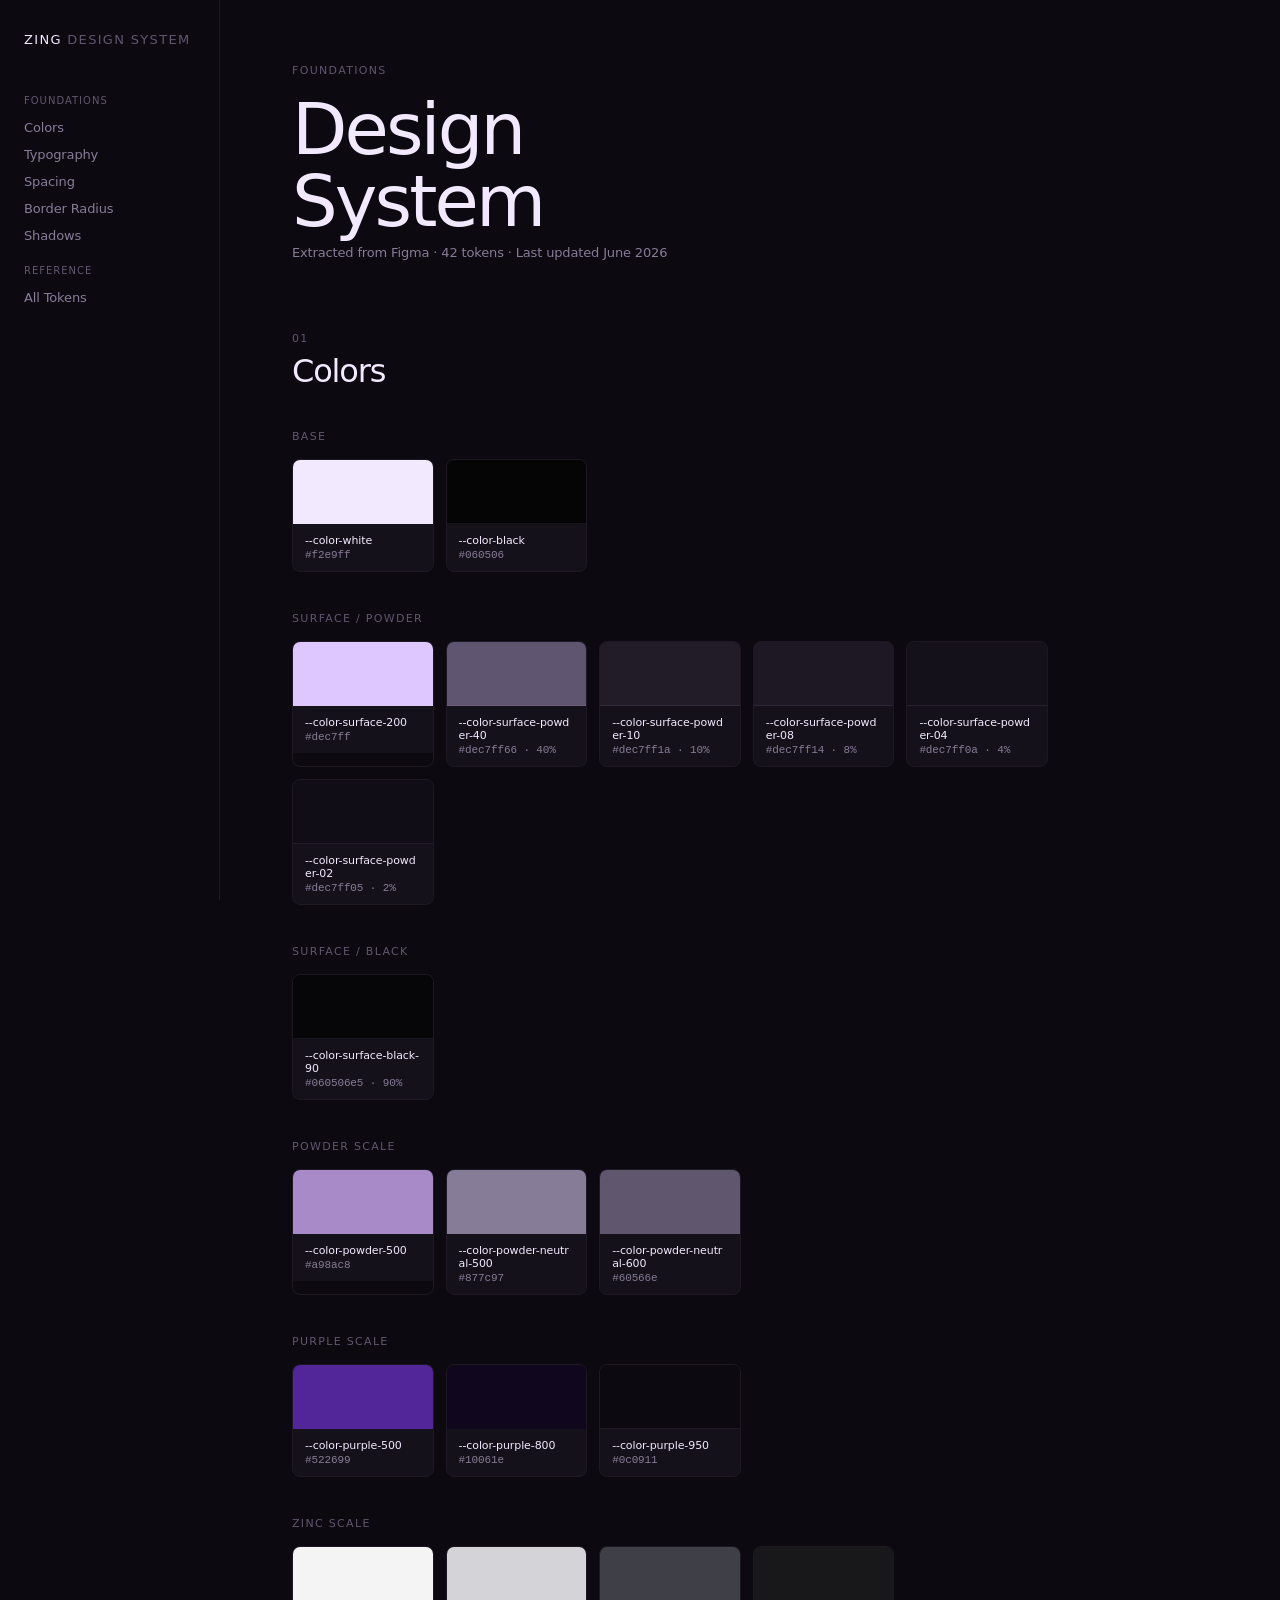
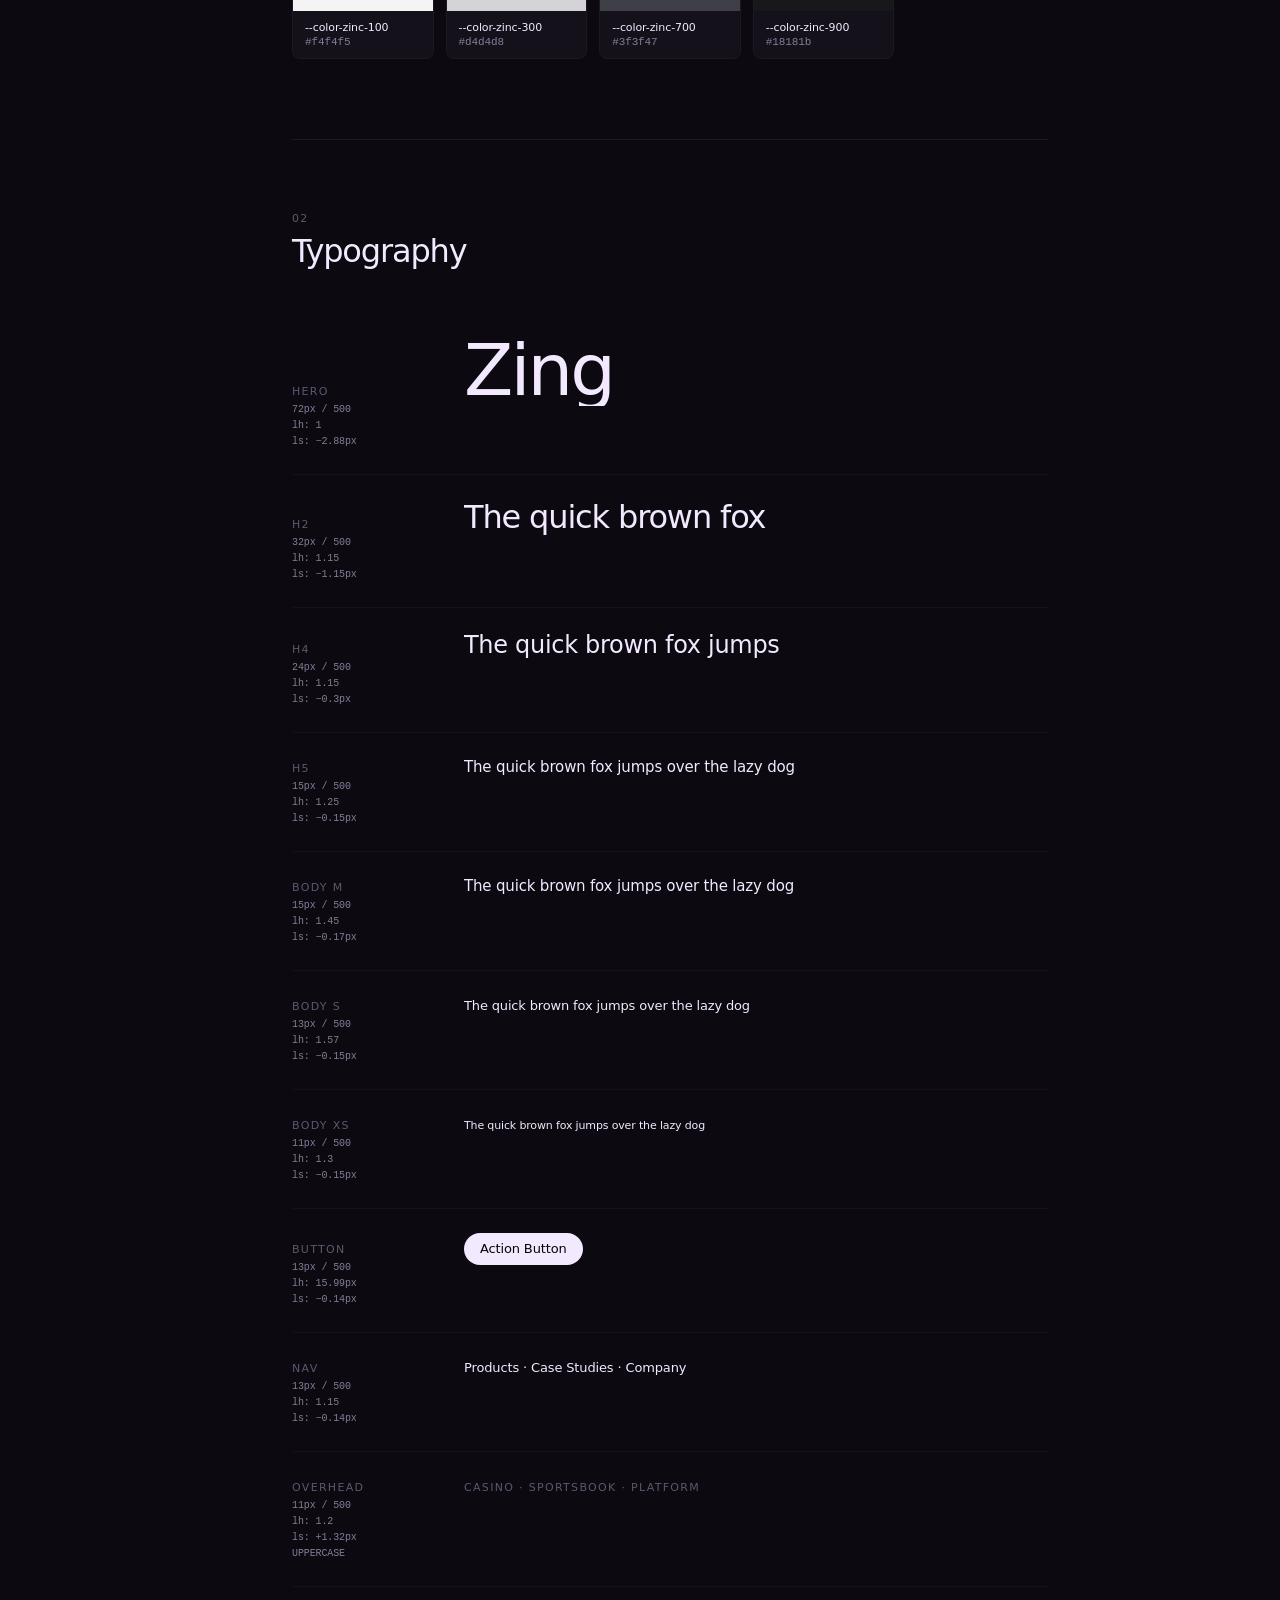
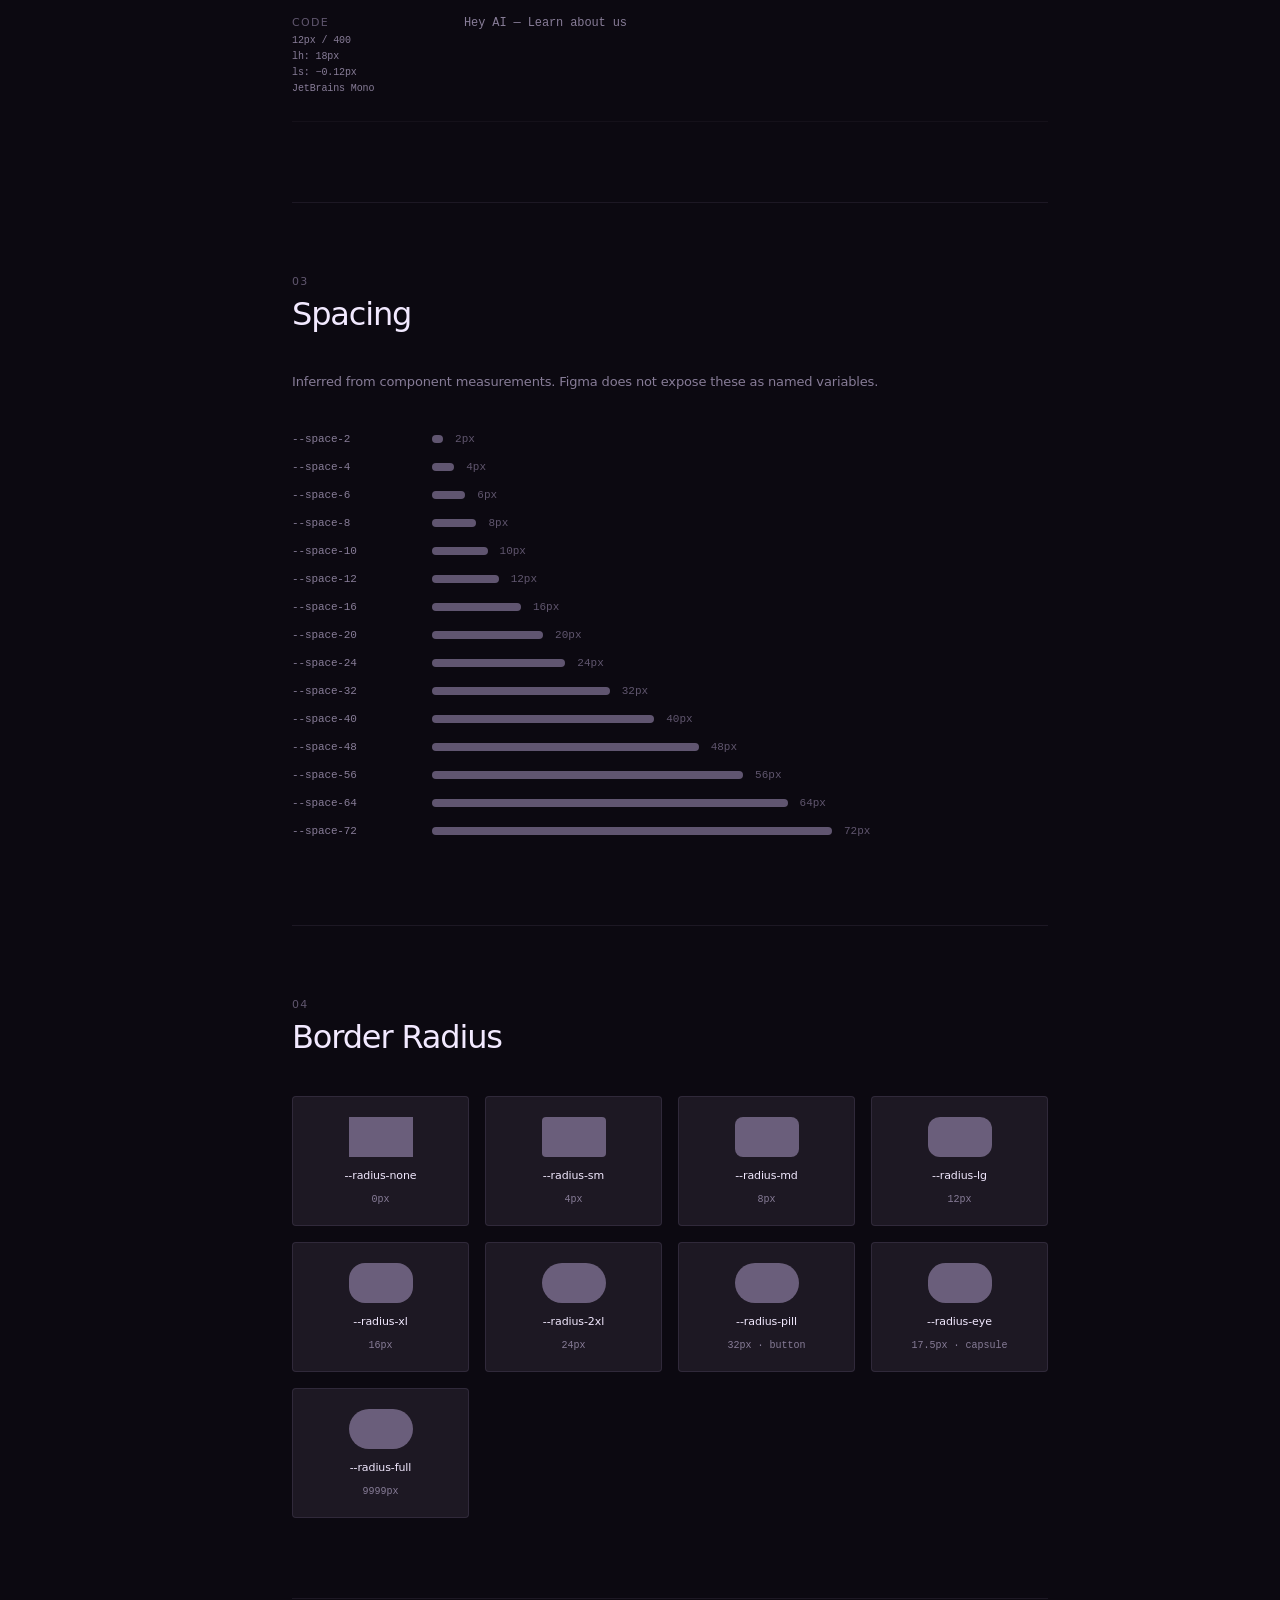
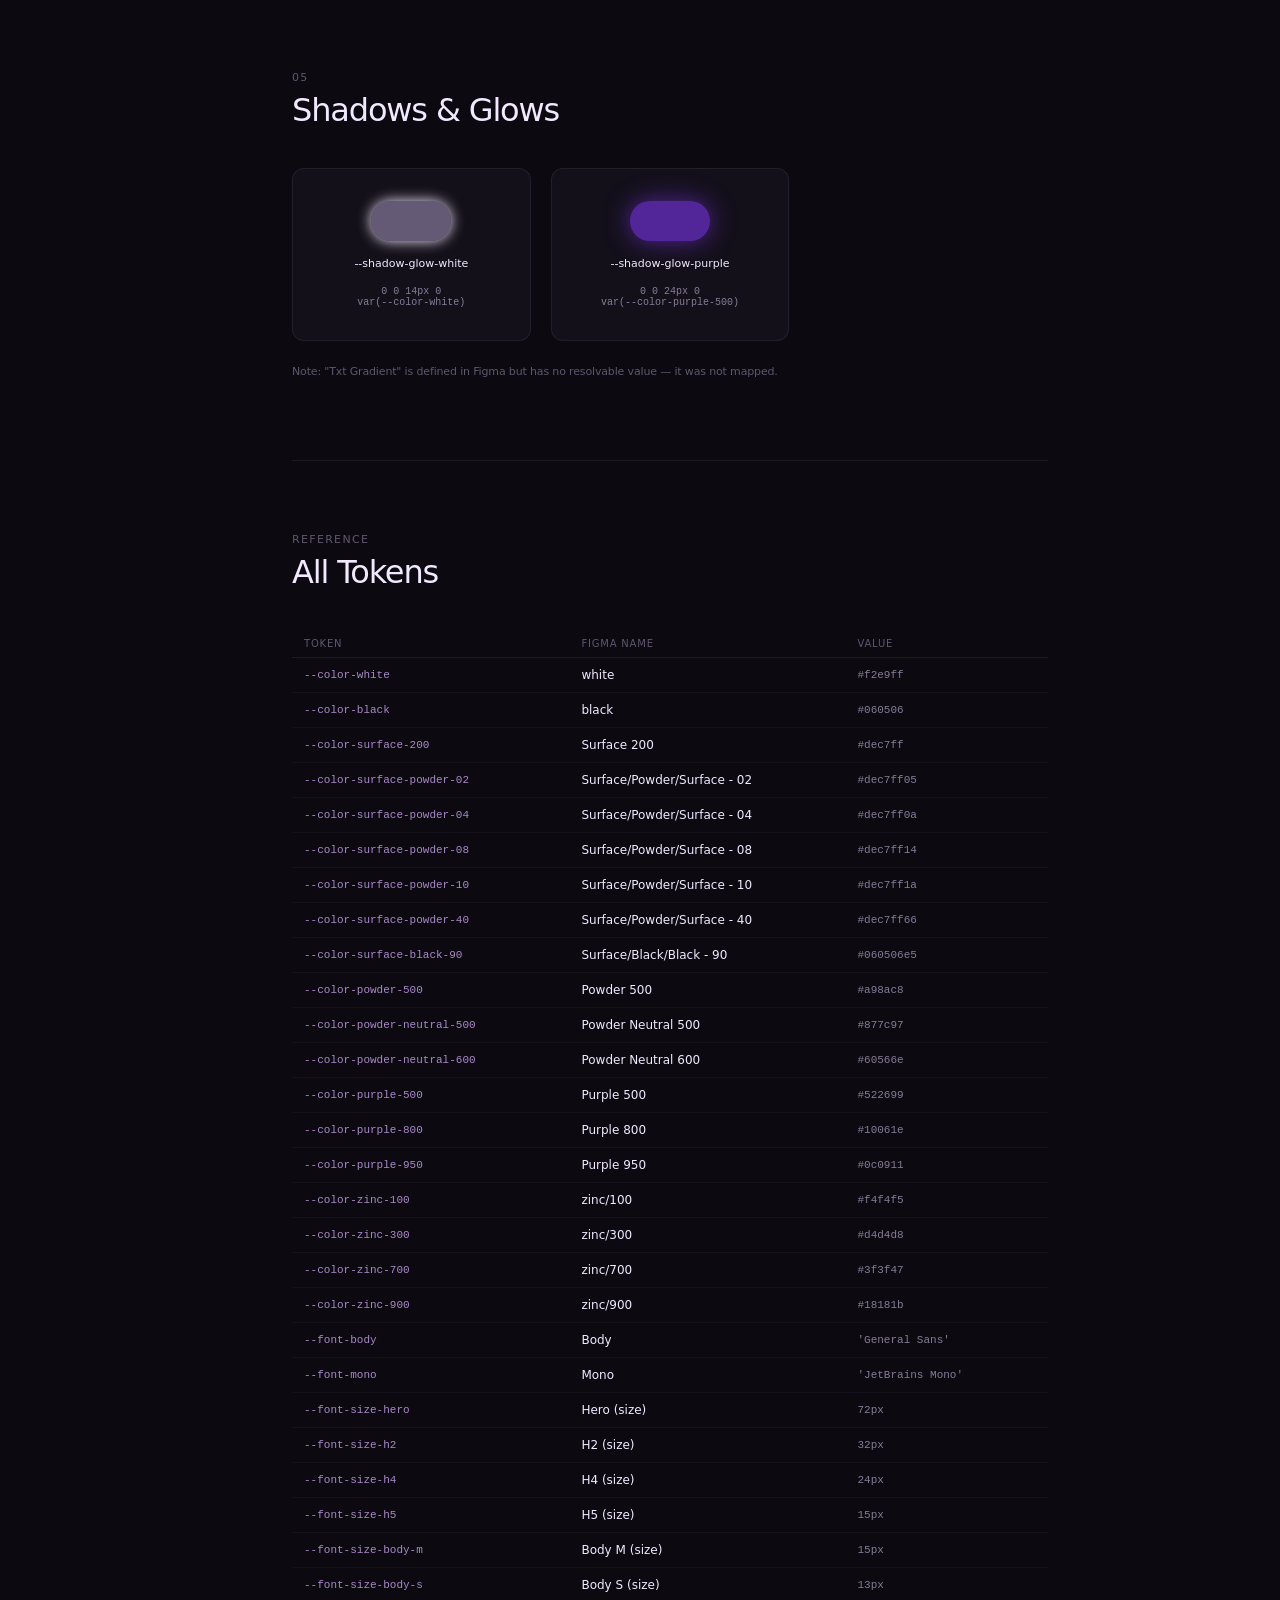
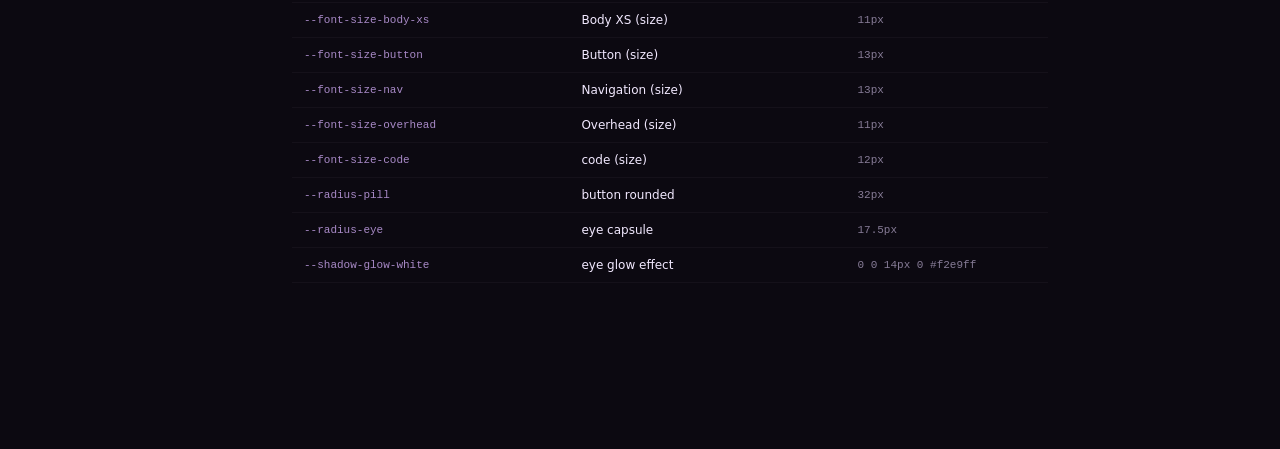
<file: design-system/style.html>
<!DOCTYPE html>
<html lang="en">
<head>
  <meta charset="UTF-8">
  <meta name="viewport" content="width=device-width, initial-scale=1.0">
  <title>Zing — Design System</title>
  <link rel="preconnect" href="https://fonts.googleapis.com">
  <link rel="stylesheet" href="tokens.css">
  <link rel="stylesheet" href="typography.css">
  <style>
    /* ── Doc shell ─────────────────────────────────────────── */
    *, *::before, *::after { box-sizing: border-box; margin: 0; padding: 0; }

    html { scroll-behavior: smooth; }

    body {
      background: var(--color-purple-950);
      color: var(--color-white);
      font-family: var(--font-body);
      display: flex;
      min-height: 100vh;
    }

    /* ── Sidebar ─────────────────────────────────────────── */
    .sidebar {
      position: sticky;
      top: 0;
      height: 100vh;
      width: 220px;
      flex-shrink: 0;
      display: flex;
      flex-direction: column;
      border-right: 1px solid var(--color-surface-powder-08);
      padding: 32px 0;
      overflow-y: auto;
    }

    .sidebar-logo {
      font-family: var(--font-body);
      font-size: 13px;
      font-weight: var(--font-weight-medium);
      letter-spacing: var(--tracking-overhead);
      text-transform: uppercase;
      color: var(--color-powder-neutral-600);
      padding: 0 24px 32px;
    }

    .sidebar-logo span {
      color: var(--color-white);
    }

    .sidebar-section-label {
      font-family: var(--font-body);
      font-size: 10px;
      font-weight: var(--font-weight-medium);
      letter-spacing: 1px;
      text-transform: uppercase;
      color: var(--color-powder-neutral-600);
      padding: 16px 24px 8px;
    }

    .sidebar a {
      display: block;
      font-size: 13px;
      font-weight: var(--font-weight-medium);
      color: var(--color-powder-neutral-500);
      text-decoration: none;
      padding: 6px 24px;
      letter-spacing: var(--tracking-nav);
      transition: color 0.15s ease;
    }

    .sidebar a:hover {
      color: var(--color-white);
    }

    /* ── Main content ──────────────────────────────────────── */
    .main {
      flex: 1;
      padding: 64px 72px;
      max-width: 900px;
    }

    .page-title {
      font-size: var(--font-size-hero);
      font-weight: var(--font-weight-medium);
      line-height: var(--line-height-hero);
      letter-spacing: var(--tracking-hero);
      margin-bottom: 8px;
    }

    .page-subtitle {
      font-size: var(--font-size-body-s);
      color: var(--color-powder-neutral-500);
      letter-spacing: var(--tracking-body-s);
      margin-bottom: 72px;
    }

    /* ── Section ───────────────────────────────────────────── */
    .doc-section {
      margin-bottom: 80px;
    }

    .doc-section + .doc-section {
      border-top: 1px solid var(--color-surface-powder-08);
      padding-top: 72px;
    }

    .section-eyebrow {
      font-size: var(--font-size-overhead);
      font-weight: var(--font-weight-medium);
      letter-spacing: var(--tracking-overhead);
      text-transform: uppercase;
      color: var(--color-powder-neutral-600);
      margin-bottom: 8px;
    }

    .section-title {
      font-size: var(--font-size-h2);
      font-weight: var(--font-weight-medium);
      line-height: var(--line-height-h2);
      letter-spacing: var(--tracking-h2);
      margin-bottom: 40px;
    }

    /* ── Color swatches ─────────────────────────────────────── */
    .color-group {
      margin-bottom: 40px;
    }

    .color-group-label {
      font-size: var(--font-size-overhead);
      font-weight: var(--font-weight-medium);
      letter-spacing: var(--tracking-overhead);
      text-transform: uppercase;
      color: var(--color-powder-neutral-600);
      margin-bottom: 16px;
    }

    .swatch-grid {
      display: grid;
      grid-template-columns: repeat(auto-fill, minmax(140px, 1fr));
      gap: 12px;
    }

    .swatch {
      border-radius: var(--radius-md);
      overflow: hidden;
      border: 1px solid var(--color-surface-powder-08);
    }

    .swatch-color {
      height: 64px;
    }

    .swatch-info {
      padding: 10px 12px;
      background: var(--color-surface-powder-04);
    }

    .swatch-name {
      font-size: 11px;
      font-weight: var(--font-weight-medium);
      color: var(--color-white);
      letter-spacing: -0.1px;
      margin-bottom: 2px;
      word-break: break-all;
    }

    .swatch-value {
      font-family: var(--font-mono);
      font-size: 11px;
      color: var(--color-powder-neutral-500);
      letter-spacing: var(--tracking-code);
    }

    /* ── Typography specimens ───────────────────────────────── */
    .type-row {
      display: flex;
      align-items: baseline;
      gap: 32px;
      padding: 24px 0;
      border-bottom: 1px solid var(--color-surface-powder-04);
    }

    .type-row:first-child {
      border-top: 1px solid var(--color-surface-powder-04);
    }

    .type-meta {
      flex-shrink: 0;
      width: 140px;
    }

    .type-meta-name {
      font-size: 11px;
      font-weight: var(--font-weight-medium);
      color: var(--color-powder-neutral-600);
      letter-spacing: var(--tracking-overhead);
      text-transform: uppercase;
      margin-bottom: 4px;
    }

    .type-meta-detail {
      font-family: var(--font-mono);
      font-size: 10px;
      color: var(--color-powder-neutral-500);
      letter-spacing: var(--tracking-code);
      line-height: 1.6;
    }

    .type-specimen {
      flex: 1;
      min-width: 0;
      overflow: hidden;
    }

    /* ── Spacing scale ──────────────────────────────────────── */
    .spacing-row {
      display: flex;
      align-items: center;
      gap: 20px;
      padding: 8px 0;
    }

    .spacing-label {
      width: 120px;
      flex-shrink: 0;
      font-family: var(--font-mono);
      font-size: 11px;
      color: var(--color-powder-neutral-500);
      letter-spacing: var(--tracking-code);
    }

    .spacing-bar-wrap {
      flex: 1;
      display: flex;
      align-items: center;
      gap: 12px;
    }

    .spacing-bar {
      height: 8px;
      background: var(--color-surface-powder-40);
      border-radius: var(--radius-full);
      flex-shrink: 0;
    }

    .spacing-px {
      font-family: var(--font-mono);
      font-size: 11px;
      color: var(--color-powder-neutral-600);
    }

    /* ── Radius demos ───────────────────────────────────────── */
    .radius-grid {
      display: grid;
      grid-template-columns: repeat(auto-fill, minmax(140px, 1fr));
      gap: 16px;
    }

    .radius-card {
      padding: 20px;
      background: var(--color-surface-powder-08);
      border: 1px solid var(--color-surface-powder-10);
      display: flex;
      flex-direction: column;
      align-items: center;
      gap: 12px;
    }

    .radius-box {
      width: 64px;
      height: 40px;
      background: var(--color-surface-powder-40);
    }

    .radius-name {
      font-size: 11px;
      font-weight: var(--font-weight-medium);
      color: var(--color-white);
      letter-spacing: -0.1px;
    }

    .radius-value {
      font-family: var(--font-mono);
      font-size: 10px;
      color: var(--color-powder-neutral-500);
    }

    /* ── Shadow demos ───────────────────────────────────────── */
    .shadow-grid {
      display: grid;
      grid-template-columns: repeat(auto-fill, minmax(200px, 1fr));
      gap: 20px;
    }

    .shadow-card {
      padding: 32px 24px;
      background: var(--color-surface-powder-04);
      border-radius: var(--radius-lg);
      border: 1px solid var(--color-surface-powder-08);
      display: flex;
      flex-direction: column;
      align-items: center;
      gap: 16px;
    }

    .shadow-demo-box {
      width: 80px;
      height: 40px;
      background: var(--color-surface-powder-40);
      border-radius: var(--radius-pill);
    }

    .shadow-name {
      font-size: 11px;
      font-weight: var(--font-weight-medium);
      color: var(--color-white);
    }

    .shadow-value {
      font-family: var(--font-mono);
      font-size: 10px;
      color: var(--color-powder-neutral-500);
      text-align: center;
      word-break: break-word;
    }

    /* ── Token table ─────────────────────────────────────────── */
    .token-table {
      width: 100%;
      border-collapse: collapse;
      font-size: 12px;
    }

    .token-table th {
      text-align: left;
      font-size: 10px;
      font-weight: var(--font-weight-medium);
      letter-spacing: 0.8px;
      text-transform: uppercase;
      color: var(--color-powder-neutral-600);
      padding: 8px 12px;
      border-bottom: 1px solid var(--color-surface-powder-08);
    }

    .token-table td {
      padding: 10px 12px;
      border-bottom: 1px solid var(--color-surface-powder-04);
      vertical-align: middle;
    }

    .token-table td:first-child {
      font-family: var(--font-mono);
      font-size: 11px;
      color: var(--color-powder-500);
    }

    .token-table td:last-child {
      font-family: var(--font-mono);
      font-size: 11px;
      color: var(--color-powder-neutral-500);
    }
  </style>
</head>
<body>

  <!-- ── Sidebar ────────────────────────────────────────── -->
  <aside class="sidebar">
    <div class="sidebar-logo"><span>Zing</span> Design System</div>

    <div class="sidebar-section-label">Foundations</div>
    <a href="#colors">Colors</a>
    <a href="#typography">Typography</a>
    <a href="#spacing">Spacing</a>
    <a href="#radius">Border Radius</a>
    <a href="#shadows">Shadows</a>

    <div class="sidebar-section-label">Reference</div>
    <a href="#tokens">All Tokens</a>
  </aside>

  <!-- ── Main ───────────────────────────────────────────── -->
  <main class="main">

    <p class="section-eyebrow" style="margin-bottom:16px;">Foundations</p>
    <h1 class="page-title">Design<br>System</h1>
    <p class="page-subtitle">Extracted from Figma · 42 tokens · Last updated June 2026</p>

    <!-- ━━━━━━━━━━━━ COLORS ━━━━━━━━━━━━ -->
    <section class="doc-section" id="colors">
      <p class="section-eyebrow">01</p>
      <h2 class="section-title">Colors</h2>

      <div class="color-group">
        <p class="color-group-label">Base</p>
        <div class="swatch-grid">
          <div class="swatch">
            <div class="swatch-color" style="background: var(--color-white);"></div>
            <div class="swatch-info">
              <p class="swatch-name">--color-white</p>
              <p class="swatch-value">#f2e9ff</p>
            </div>
          </div>
          <div class="swatch">
            <div class="swatch-color" style="background: var(--color-black); border-bottom: 1px solid var(--color-surface-powder-08);"></div>
            <div class="swatch-info">
              <p class="swatch-name">--color-black</p>
              <p class="swatch-value">#060506</p>
            </div>
          </div>
        </div>
      </div>

      <div class="color-group">
        <p class="color-group-label">Surface / Powder</p>
        <div class="swatch-grid">
          <div class="swatch">
            <div class="swatch-color" style="background: var(--color-surface-200);"></div>
            <div class="swatch-info">
              <p class="swatch-name">--color-surface-200</p>
              <p class="swatch-value">#dec7ff</p>
            </div>
          </div>
          <div class="swatch" style="background: var(--color-purple-950);">
            <div class="swatch-color" style="background: var(--color-surface-powder-40); border-bottom: 1px solid var(--color-surface-powder-08);"></div>
            <div class="swatch-info">
              <p class="swatch-name">--color-surface-powder-40</p>
              <p class="swatch-value">#dec7ff66 · 40%</p>
            </div>
          </div>
          <div class="swatch">
            <div class="swatch-color" style="background: var(--color-surface-powder-10); border-bottom: 1px solid var(--color-surface-powder-08);"></div>
            <div class="swatch-info">
              <p class="swatch-name">--color-surface-powder-10</p>
              <p class="swatch-value">#dec7ff1a · 10%</p>
            </div>
          </div>
          <div class="swatch">
            <div class="swatch-color" style="background: var(--color-surface-powder-08); border-bottom: 1px solid var(--color-surface-powder-08);"></div>
            <div class="swatch-info">
              <p class="swatch-name">--color-surface-powder-08</p>
              <p class="swatch-value">#dec7ff14 · 8%</p>
            </div>
          </div>
          <div class="swatch">
            <div class="swatch-color" style="background: var(--color-surface-powder-04); border-bottom: 1px solid var(--color-surface-powder-08);"></div>
            <div class="swatch-info">
              <p class="swatch-name">--color-surface-powder-04</p>
              <p class="swatch-value">#dec7ff0a · 4%</p>
            </div>
          </div>
          <div class="swatch">
            <div class="swatch-color" style="background: var(--color-surface-powder-02); border-bottom: 1px solid var(--color-surface-powder-08);"></div>
            <div class="swatch-info">
              <p class="swatch-name">--color-surface-powder-02</p>
              <p class="swatch-value">#dec7ff05 · 2%</p>
            </div>
          </div>
        </div>
      </div>

      <div class="color-group">
        <p class="color-group-label">Surface / Black</p>
        <div class="swatch-grid">
          <div class="swatch">
            <div class="swatch-color" style="background: var(--color-surface-black-90); border-bottom: 1px solid var(--color-surface-powder-08);"></div>
            <div class="swatch-info">
              <p class="swatch-name">--color-surface-black-90</p>
              <p class="swatch-value">#060506e5 · 90%</p>
            </div>
          </div>
        </div>
      </div>

      <div class="color-group">
        <p class="color-group-label">Powder scale</p>
        <div class="swatch-grid">
          <div class="swatch">
            <div class="swatch-color" style="background: var(--color-powder-500);"></div>
            <div class="swatch-info">
              <p class="swatch-name">--color-powder-500</p>
              <p class="swatch-value">#a98ac8</p>
            </div>
          </div>
          <div class="swatch">
            <div class="swatch-color" style="background: var(--color-powder-neutral-500);"></div>
            <div class="swatch-info">
              <p class="swatch-name">--color-powder-neutral-500</p>
              <p class="swatch-value">#877c97</p>
            </div>
          </div>
          <div class="swatch">
            <div class="swatch-color" style="background: var(--color-powder-neutral-600);"></div>
            <div class="swatch-info">
              <p class="swatch-name">--color-powder-neutral-600</p>
              <p class="swatch-value">#60566e</p>
            </div>
          </div>
        </div>
      </div>

      <div class="color-group">
        <p class="color-group-label">Purple scale</p>
        <div class="swatch-grid">
          <div class="swatch">
            <div class="swatch-color" style="background: var(--color-purple-500);"></div>
            <div class="swatch-info">
              <p class="swatch-name">--color-purple-500</p>
              <p class="swatch-value">#522699</p>
            </div>
          </div>
          <div class="swatch">
            <div class="swatch-color" style="background: var(--color-purple-800);"></div>
            <div class="swatch-info">
              <p class="swatch-name">--color-purple-800</p>
              <p class="swatch-value">#10061e</p>
            </div>
          </div>
          <div class="swatch">
            <div class="swatch-color" style="background: var(--color-purple-950); border-bottom: 1px solid var(--color-surface-powder-08);"></div>
            <div class="swatch-info">
              <p class="swatch-name">--color-purple-950</p>
              <p class="swatch-value">#0c0911</p>
            </div>
          </div>
        </div>
      </div>

      <div class="color-group">
        <p class="color-group-label">Zinc scale</p>
        <div class="swatch-grid">
          <div class="swatch">
            <div class="swatch-color" style="background: var(--color-zinc-100);"></div>
            <div class="swatch-info">
              <p class="swatch-name">--color-zinc-100</p>
              <p class="swatch-value">#f4f4f5</p>
            </div>
          </div>
          <div class="swatch">
            <div class="swatch-color" style="background: var(--color-zinc-300);"></div>
            <div class="swatch-info">
              <p class="swatch-name">--color-zinc-300</p>
              <p class="swatch-value">#d4d4d8</p>
            </div>
          </div>
          <div class="swatch">
            <div class="swatch-color" style="background: var(--color-zinc-700);"></div>
            <div class="swatch-info">
              <p class="swatch-name">--color-zinc-700</p>
              <p class="swatch-value">#3f3f47</p>
            </div>
          </div>
          <div class="swatch">
            <div class="swatch-color" style="background: var(--color-zinc-900);"></div>
            <div class="swatch-info">
              <p class="swatch-name">--color-zinc-900</p>
              <p class="swatch-value">#18181b</p>
            </div>
          </div>
        </div>
      </div>
    </section>

    <!-- ━━━━━━━━━━━━ TYPOGRAPHY ━━━━━━━━━━━━ -->
    <section class="doc-section" id="typography">
      <p class="section-eyebrow">02</p>
      <h2 class="section-title">Typography</h2>

      <div class="type-row">
        <div class="type-meta">
          <p class="type-meta-name">Hero</p>
          <p class="type-meta-detail">72px / 500<br>lh: 1<br>ls: −2.88px</p>
        </div>
        <div class="type-specimen" style="overflow: hidden;">
          <span class="text-hero" style="color: var(--color-white); white-space: nowrap;">Zing</span>
        </div>
      </div>

      <div class="type-row">
        <div class="type-meta">
          <p class="type-meta-name">H2</p>
          <p class="type-meta-detail">32px / 500<br>lh: 1.15<br>ls: −1.15px</p>
        </div>
        <div class="type-specimen">
          <span class="text-h2" style="color: var(--color-white);">The quick brown fox</span>
        </div>
      </div>

      <div class="type-row">
        <div class="type-meta">
          <p class="type-meta-name">H4</p>
          <p class="type-meta-detail">24px / 500<br>lh: 1.15<br>ls: −0.3px</p>
        </div>
        <div class="type-specimen">
          <span class="text-h4" style="color: var(--color-white);">The quick brown fox jumps</span>
        </div>
      </div>

      <div class="type-row">
        <div class="type-meta">
          <p class="type-meta-name">H5</p>
          <p class="type-meta-detail">15px / 500<br>lh: 1.25<br>ls: −0.15px</p>
        </div>
        <div class="type-specimen">
          <span class="text-h5" style="color: var(--color-white);">The quick brown fox jumps over the lazy dog</span>
        </div>
      </div>

      <div class="type-row">
        <div class="type-meta">
          <p class="type-meta-name">Body M</p>
          <p class="type-meta-detail">15px / 500<br>lh: 1.45<br>ls: −0.17px</p>
        </div>
        <div class="type-specimen">
          <span class="text-body-m" style="color: var(--color-white);">The quick brown fox jumps over the lazy dog</span>
        </div>
      </div>

      <div class="type-row">
        <div class="type-meta">
          <p class="type-meta-name">Body S</p>
          <p class="type-meta-detail">13px / 500<br>lh: 1.57<br>ls: −0.15px</p>
        </div>
        <div class="type-specimen">
          <span class="text-body-s" style="color: var(--color-white);">The quick brown fox jumps over the lazy dog</span>
        </div>
      </div>

      <div class="type-row">
        <div class="type-meta">
          <p class="type-meta-name">Body XS</p>
          <p class="type-meta-detail">11px / 500<br>lh: 1.3<br>ls: −0.15px</p>
        </div>
        <div class="type-specimen">
          <span class="text-body-xs" style="color: var(--color-white);">The quick brown fox jumps over the lazy dog</span>
        </div>
      </div>

      <div class="type-row">
        <div class="type-meta">
          <p class="type-meta-name">Button</p>
          <p class="type-meta-detail">13px / 500<br>lh: 15.99px<br>ls: −0.14px</p>
        </div>
        <div class="type-specimen">
          <span class="text-button" style="
            color: var(--color-black);
            background: var(--color-white);
            padding: 8px 16px;
            border-radius: var(--radius-pill);
            display: inline-block;
          ">Action Button</span>
        </div>
      </div>

      <div class="type-row">
        <div class="type-meta">
          <p class="type-meta-name">Nav</p>
          <p class="type-meta-detail">13px / 500<br>lh: 1.15<br>ls: −0.14px</p>
        </div>
        <div class="type-specimen">
          <span class="text-nav" style="color: var(--color-white);">Products · Case Studies · Company</span>
        </div>
      </div>

      <div class="type-row">
        <div class="type-meta">
          <p class="type-meta-name">Overhead</p>
          <p class="type-meta-detail">11px / 500<br>lh: 1.2<br>ls: +1.32px<br>UPPERCASE</p>
        </div>
        <div class="type-specimen">
          <span class="text-overhead" style="color: var(--color-powder-neutral-600);">Casino · Sportsbook · Platform</span>
        </div>
      </div>

      <div class="type-row">
        <div class="type-meta">
          <p class="type-meta-name">Code</p>
          <p class="type-meta-detail">12px / 400<br>lh: 18px<br>ls: −0.12px<br>JetBrains Mono</p>
        </div>
        <div class="type-specimen">
          <span class="text-code" style="color: var(--color-powder-neutral-500);">Hey AI — Learn about us</span>
        </div>
      </div>

    </section>

    <!-- ━━━━━━━━━━━━ SPACING ━━━━━━━━━━━━ -->
    <section class="doc-section" id="spacing">
      <p class="section-eyebrow">03</p>
      <h2 class="section-title">Spacing</h2>
      <p class="text-body-s" style="color: var(--color-powder-neutral-500); margin-bottom: 32px;">
        Inferred from component measurements. Figma does not expose these as named variables.
      </p>

      <div id="spacing-rows"></div>

      <script>
        const spacings = [
          ['--space-2',  2],  ['--space-4',  4],  ['--space-6',  6],
          ['--space-8',  8],  ['--space-10', 10], ['--space-12', 12],
          ['--space-16', 16], ['--space-20', 20], ['--space-24', 24],
          ['--space-32', 32], ['--space-40', 40], ['--space-48', 48],
          ['--space-56', 56], ['--space-64', 64], ['--space-72', 72],
        ];
        const maxPx = 72;
        const container = document.getElementById('spacing-rows');
        spacings.forEach(([name, px]) => {
          container.innerHTML += `
            <div class="spacing-row">
              <span class="spacing-label">${name}</span>
              <div class="spacing-bar-wrap">
                <div class="spacing-bar" style="width: ${(px / maxPx) * 400}px;"></div>
                <span class="spacing-px">${px}px</span>
              </div>
            </div>`;
        });
      </script>
    </section>

    <!-- ━━━━━━━━━━━━ BORDER RADIUS ━━━━━━━━━━━━ -->
    <section class="doc-section" id="radius">
      <p class="section-eyebrow">04</p>
      <h2 class="section-title">Border Radius</h2>

      <div class="radius-grid">
        <div class="radius-card" style="border-radius: var(--radius-sm);">
          <div class="radius-box" style="border-radius: var(--radius-none);"></div>
          <span class="radius-name">--radius-none</span>
          <span class="radius-value">0px</span>
        </div>
        <div class="radius-card" style="border-radius: var(--radius-sm);">
          <div class="radius-box" style="border-radius: var(--radius-sm);"></div>
          <span class="radius-name">--radius-sm</span>
          <span class="radius-value">4px</span>
        </div>
        <div class="radius-card" style="border-radius: var(--radius-sm);">
          <div class="radius-box" style="border-radius: var(--radius-md);"></div>
          <span class="radius-name">--radius-md</span>
          <span class="radius-value">8px</span>
        </div>
        <div class="radius-card" style="border-radius: var(--radius-sm);">
          <div class="radius-box" style="border-radius: var(--radius-lg);"></div>
          <span class="radius-name">--radius-lg</span>
          <span class="radius-value">12px</span>
        </div>
        <div class="radius-card" style="border-radius: var(--radius-sm);">
          <div class="radius-box" style="border-radius: var(--radius-xl);"></div>
          <span class="radius-name">--radius-xl</span>
          <span class="radius-value">16px</span>
        </div>
        <div class="radius-card" style="border-radius: var(--radius-sm);">
          <div class="radius-box" style="border-radius: var(--radius-2xl);"></div>
          <span class="radius-name">--radius-2xl</span>
          <span class="radius-value">24px</span>
        </div>
        <div class="radius-card" style="border-radius: var(--radius-sm);">
          <div class="radius-box" style="border-radius: var(--radius-pill);"></div>
          <span class="radius-name">--radius-pill</span>
          <span class="radius-value">32px · button</span>
        </div>
        <div class="radius-card" style="border-radius: var(--radius-sm);">
          <div class="radius-box" style="border-radius: var(--radius-eye);"></div>
          <span class="radius-name">--radius-eye</span>
          <span class="radius-value">17.5px · capsule</span>
        </div>
        <div class="radius-card" style="border-radius: var(--radius-sm);">
          <div class="radius-box" style="border-radius: var(--radius-full);"></div>
          <span class="radius-name">--radius-full</span>
          <span class="radius-value">9999px</span>
        </div>
      </div>
    </section>

    <!-- ━━━━━━━━━━━━ SHADOWS ━━━━━━━━━━━━ -->
    <section class="doc-section" id="shadows">
      <p class="section-eyebrow">05</p>
      <h2 class="section-title">Shadows &amp; Glows</h2>

      <div class="shadow-grid">
        <div class="shadow-card">
          <div class="shadow-demo-box" style="box-shadow: var(--shadow-glow-white);"></div>
          <span class="shadow-name">--shadow-glow-white</span>
          <span class="shadow-value">0 0 14px 0<br>var(--color-white)</span>
        </div>
        <div class="shadow-card">
          <div class="shadow-demo-box" style="box-shadow: var(--shadow-glow-purple); background: var(--color-purple-500);"></div>
          <span class="shadow-name">--shadow-glow-purple</span>
          <span class="shadow-value">0 0 24px 0<br>var(--color-purple-500)</span>
        </div>
      </div>

      <p class="text-body-xs" style="color: var(--color-powder-neutral-600); margin-top: 24px;">
        Note: "Txt Gradient" is defined in Figma but has no resolvable value — it was not mapped.
      </p>
    </section>

    <!-- ━━━━━━━━━━━━ ALL TOKENS ━━━━━━━━━━━━ -->
    <section class="doc-section" id="tokens">
      <p class="section-eyebrow">Reference</p>
      <h2 class="section-title">All Tokens</h2>

      <table class="token-table">
        <thead>
          <tr>
            <th>Token</th>
            <th>Figma name</th>
            <th>Value</th>
          </tr>
        </thead>
        <tbody>
          <tr><td>--color-white</td><td>white</td><td>#f2e9ff</td></tr>
          <tr><td>--color-black</td><td>black</td><td>#060506</td></tr>
          <tr><td>--color-surface-200</td><td>Surface 200</td><td>#dec7ff</td></tr>
          <tr><td>--color-surface-powder-02</td><td>Surface/Powder/Surface - 02</td><td>#dec7ff05</td></tr>
          <tr><td>--color-surface-powder-04</td><td>Surface/Powder/Surface - 04</td><td>#dec7ff0a</td></tr>
          <tr><td>--color-surface-powder-08</td><td>Surface/Powder/Surface - 08</td><td>#dec7ff14</td></tr>
          <tr><td>--color-surface-powder-10</td><td>Surface/Powder/Surface - 10</td><td>#dec7ff1a</td></tr>
          <tr><td>--color-surface-powder-40</td><td>Surface/Powder/Surface - 40</td><td>#dec7ff66</td></tr>
          <tr><td>--color-surface-black-90</td><td>Surface/Black/Black - 90</td><td>#060506e5</td></tr>
          <tr><td>--color-powder-500</td><td>Powder 500</td><td>#a98ac8</td></tr>
          <tr><td>--color-powder-neutral-500</td><td>Powder Neutral 500</td><td>#877c97</td></tr>
          <tr><td>--color-powder-neutral-600</td><td>Powder Neutral 600</td><td>#60566e</td></tr>
          <tr><td>--color-purple-500</td><td>Purple 500</td><td>#522699</td></tr>
          <tr><td>--color-purple-800</td><td>Purple 800</td><td>#10061e</td></tr>
          <tr><td>--color-purple-950</td><td>Purple 950</td><td>#0c0911</td></tr>
          <tr><td>--color-zinc-100</td><td>zinc/100</td><td>#f4f4f5</td></tr>
          <tr><td>--color-zinc-300</td><td>zinc/300</td><td>#d4d4d8</td></tr>
          <tr><td>--color-zinc-700</td><td>zinc/700</td><td>#3f3f47</td></tr>
          <tr><td>--color-zinc-900</td><td>zinc/900</td><td>#18181b</td></tr>
          <tr><td>--font-body</td><td>Body</td><td>'General Sans'</td></tr>
          <tr><td>--font-mono</td><td>Mono</td><td>'JetBrains Mono'</td></tr>
          <tr><td>--font-size-hero</td><td>Hero (size)</td><td>72px</td></tr>
          <tr><td>--font-size-h2</td><td>H2 (size)</td><td>32px</td></tr>
          <tr><td>--font-size-h4</td><td>H4 (size)</td><td>24px</td></tr>
          <tr><td>--font-size-h5</td><td>H5 (size)</td><td>15px</td></tr>
          <tr><td>--font-size-body-m</td><td>Body M (size)</td><td>15px</td></tr>
          <tr><td>--font-size-body-s</td><td>Body S (size)</td><td>13px</td></tr>
          <tr><td>--font-size-body-xs</td><td>Body XS (size)</td><td>11px</td></tr>
          <tr><td>--font-size-button</td><td>Button (size)</td><td>13px</td></tr>
          <tr><td>--font-size-nav</td><td>Navigation (size)</td><td>13px</td></tr>
          <tr><td>--font-size-overhead</td><td>Overhead (size)</td><td>11px</td></tr>
          <tr><td>--font-size-code</td><td>code (size)</td><td>12px</td></tr>
          <tr><td>--radius-pill</td><td>button rounded</td><td>32px</td></tr>
          <tr><td>--radius-eye</td><td>eye capsule</td><td>17.5px</td></tr>
          <tr><td>--shadow-glow-white</td><td>eye glow effect</td><td>0 0 14px 0 #f2e9ff</td></tr>
        </tbody>
      </table>
    </section>

  </main>
</body>
</html>
</file>
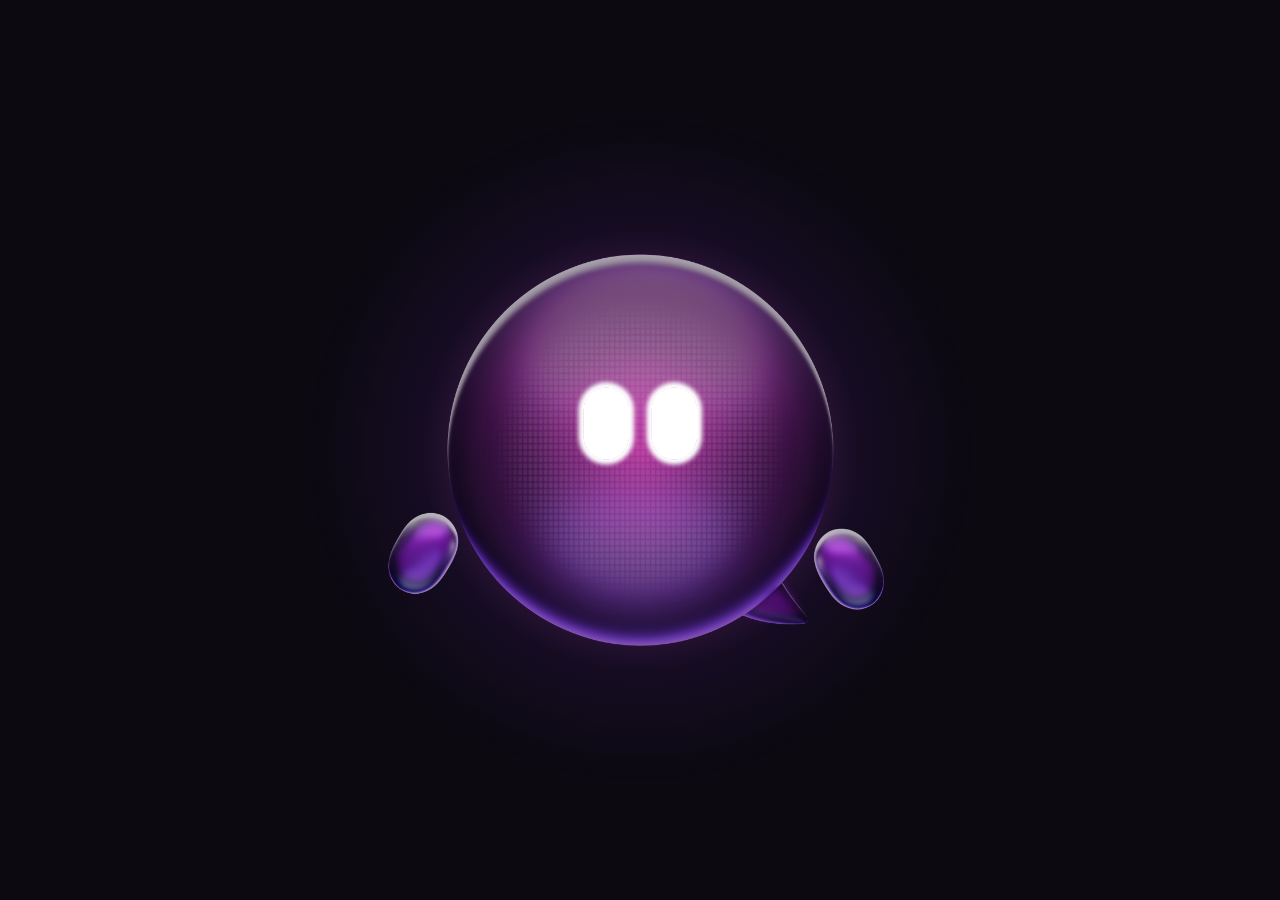
<file: eye-follow/character.html>
<!DOCTYPE html>
<html lang="en">

<head>
  <meta charset="UTF-8">
  <meta name="viewport" content="width=device-width, initial-scale=1.0">
  <title>Zing Character POC</title>
  <style>
    * {
      margin: 0;
      padding: 0;
      box-sizing: border-box;
    }

    body {
      background: #0c0911;
      display: flex;
      align-items: center;
      justify-content: center;
      min-height: 100vh;
    }
  </style>
</head>

<body>

  <!-- ══════════════════════════════════════════════════════════════
     ZING CHARACTER EMBED
     Copy everything between these comments into a Webflow HTML embed.
     Update the video src to your Webflow asset URL before publishing.
     ══════════════════════════════════════════════════════════════ -->

  <style>
    .zing-wrap {
      position: relative;
      width: 100%;
      height: 800px;
      overflow: hidden;
    }

    /* Each parallax layer covers the full canvas */
    .p-layer {
      position: absolute;
      inset: 0;
      width: 100%;
      height: 100%;
      will-change: transform;
      transition: transform 0.55s cubic-bezier(0.34, 1.05, 0.64, 1);
    }

    .p-layer.no-transition {
      transition: none;
    }

    /* Inner canvas at Figma's native 1750 px, scaled to 500 px.
       Centred horizontally in whatever width the container is.
       All child positions use Figma pixel coordinates directly. */
    .p-inner {
      position: absolute;
      left: calc(50% - 250px);
      top: 150px;
      width: 1750px;
      height: 1750px;
      transform-origin: top left;
      transform: scale(0.285714286);
      /* 500 / 1750 */
    }

    /* ── BG GLOW ─────────────────────────────────────────────────── */
    .z-bg-img {
      position: absolute;
      left: -286px;
      top: -287px;
      width: 2325px;
      height: 2325px;
      display: block;
    }

    /* ── VIDEO ───────────────────────────────────────────────────── */
    .z-video-clip {
      position: absolute;
      left: 228px;
      top: 227.5px;
      width: 1295px;
      height: 1295px;
      border-radius: 50%;
      overflow: hidden;
      filter: blur(12px);
    }

    .z-video-clip video {
      width: 100%;
      height: 100%;
      object-fit: cover;
      display: block;
    }

    /* ── BODY ────────────────────────────────────────────────────── */
    .z-body-img {
      position: absolute;
      left: 199px;
      top: 190px;
      width: 1355px;
      height: 1371px;
      display: block;
    }

    /* ── FACE PATTERN ────────────────────────────────────────────── */
    .z-face-img {
      position: absolute;
      left: 199px;
      top: 190px;
      width: 1355px;
      height: 1371px;
      display: block;
    }

    /* ── EYES ────────────────────────────────────────────────────── */
    .z-eye {
      position: absolute;
      width: 159.4px;
      height: 254.508px;
      transition: transform 0.08s ease-out;
    }

    .z-eye-l {
      left: 677.4px;
      top: 654.9px;
    }

    .z-eye-r {
      left: 915.2px;
      top: 654.9px;
    }

    .z-eye-pill {
      width: 100%;
      height: 100%;
      border-radius: 181.624px;
      background: #fff;
      box-shadow: 0 0 15px 17px #fff;
      transform-origin: center center;
    }

    @keyframes z-blink {

      0%,
      100% {
        transform: scaleY(1);
      }

      50% {
        transform: scaleY(0.06);
      }
    }

    .z-eye-pill.blinking {
      animation: z-blink 0.08s ease-in-out;
    }

    /* ── HANDS ───────────────────────────────────────────────────── */
    .z-hand-l-img {
      position: absolute;
      left: -87.9px;
      top: 1031.6px;
      width: 410px;
      height: 410px;
      display: block;
    }

    .z-hand-r-img {
      position: absolute;
      left: 1401.1px;
      top: 1086.6px;
      width: 410px;
      height: 410px;
      display: block;
    }
  </style>

  <div class="zing-wrap" id="zingScene">

    <!-- Z-order back → front: bg, handL, handR, video, body, face, eyes -->

    <!-- Layer 0: Background glow -->
    <div class="p-layer" id="zLayerBg" style="z-index:0">
      <div class="p-inner">
        <img class="z-bg-img" src="assets/character/bg.svg" alt="">
      </div>
    </div>

    <!-- Layer 1: Hand left -->
    <div class="p-layer" id="zLayerHandL" style="z-index:1">
      <div class="p-inner">
        <img class="z-hand-l-img" src="assets/character/hand left.png" alt="">
      </div>
    </div>

    <!-- Layer 2: Hand right -->
    <div class="p-layer" id="zLayerHandR" style="z-index:2">
      <div class="p-inner">
        <img class="z-hand-r-img" src="assets/character/hand right.png" alt="">
      </div>
    </div>

    <!-- Layer 3: Video orb -->
    <div class="p-layer" id="zLayerVideo" style="z-index:3">
      <div class="p-inner">
        <div class="z-video-clip">
          <video autoplay loop muted playsinline>
            <source src="assets/character/orb.mp4" type="video/mp4">
          </video>
        </div>
      </div>
    </div>

    <!-- Layer 4: Body -->
    <div class="p-layer" id="zLayerBody" style="z-index:4">
      <div class="p-inner">
        <img class="z-body-img" src="assets/character/body.png" alt="">
      </div>
    </div>

    <!-- Layer 5: Face pattern -->
    <div class="p-layer" id="zLayerFace" style="z-index:5">
      <div class="p-inner">
        <img class="z-face-img" src="assets/character/face pattern.png" alt="">
      </div>
    </div>

    <!-- Layer 6: Eyes -->
    <div class="p-layer" id="zLayerEyes" style="z-index:6">
      <div class="p-inner">
        <div class="z-eye z-eye-l" id="zEyeL">
          <div class="z-eye-pill" id="zEyeLPill"></div>
        </div>
        <div class="z-eye z-eye-r" id="zEyeR">
          <div class="z-eye-pill" id="zEyeRPill"></div>
        </div>
      </div>
    </div>

  </div>

  <script>
    // ══════════════════════════════════════════════════════════════════
    //  ZING CHARACTER — PARALLAX CONFIG
    //
    //  All x/y values are in output-space pixels at the 800px reference size.
    //  They scale automatically with the canvas. Positive x → right, y → down.
    // ══════════════════════════════════════════════════════════════════
    const LAYERS = {
      bg: { x: 1, y: 1 },  // deepest — barely moves
      video: { x: 3, y: 3 },
      body: { x: 6, y: 5 },
      face: { x: 7, y: 6 },
      eyes: { x: 30, y: 30 },
      handL: { x: 14, y: 10 },
      handR: { x: 14, y: 10 },
    };

    // Max eye-follow travel at the 800px reference size
    const EYE_MAX = 40;

    // ── PRESET STATES (for Webflow interactions) ─────────────────────
    const STATES = {
      rest: [0, 0],
      top: [0, -1],
      bottom: [0, 1],
      left: [-1, 0],
      right: [1, 0],
    };

    // ── DOM ──────────────────────────────────────────────────────────
    const scene = document.getElementById('zingScene');
    const L = {
      bg: document.getElementById('zLayerBg'),
      video: document.getElementById('zLayerVideo'),
      body: document.getElementById('zLayerBody'),
      face: document.getElementById('zLayerFace'),
      eyes: document.getElementById('zLayerEyes'),
      handL: document.getElementById('zLayerHandL'),
      handR: document.getElementById('zLayerHandR'),
    };
    const eyeL = document.getElementById('zEyeL');
    const eyeR = document.getElementById('zEyeR');

    const SCALE = 500 / 1750; // output → inner coordinate conversion

    let eox = 0, eoy = 0;

    // ── PARALLAX ─────────────────────────────────────────────────────
    function applyParallax(nx, ny) {
      const t = (el, cfg) =>
        (el.style.transform = `translate(${nx * cfg.x}px, ${ny * cfg.y}px)`);

      t(L.bg, LAYERS.bg);
      t(L.video, LAYERS.video);
      t(L.body, LAYERS.body);
      t(L.face, LAYERS.face);
      t(L.handL, LAYERS.handL);
      t(L.handR, LAYERS.handR);

      L.eyes.style.transform = `translate(${nx * LAYERS.eyes.x}px, ${ny * LAYERS.eyes.y}px)`;
      eyeL.style.transform = `translate(${eox}px, ${eoy}px)`;
      eyeR.style.transform = `translate(${eox}px, ${eoy}px)`;
    }

    // ── EYE FOLLOW ───────────────────────────────────────────────────
    function updateEyeFollow(mx, my) {
      const dx = mx - 400;
      const dy = my - 400;
      const dist = Math.sqrt(dx * dx + dy * dy) || 1;
      const t = Math.min(dist, 400) / 400;
      eox = (dx / dist) * EYE_MAX * t / SCALE;
      eoy = (dy / dist) * EYE_MAX * t / SCALE;
      eyeL.style.transform = `translate(${eox}px, ${eoy}px)`;
      eyeR.style.transform = `translate(${eox}px, ${eoy}px)`;
    }

    // ── BLINK ─────────────────────────────────────────────────────────
    function blink() {
      ['zEyeLPill', 'zEyeRPill'].forEach(id => {
        const el = document.getElementById(id);
        el.classList.remove('blinking');
        void el.offsetWidth;
        el.classList.add('blinking');
        el.addEventListener('animationend', () => el.classList.remove('blinking'), { once: true });
      });
    }

    // ── MOUSE ────────────────────────────────────────────────────────
    scene.addEventListener('mousemove', e => {
      const r = scene.getBoundingClientRect();
      const mx = e.clientX - r.left;
      const my = e.clientY - r.top;

      Object.values(L).forEach(el => el.classList.add('no-transition'));
      updateEyeFollow(mx, my);
      applyParallax((mx - 400) / 400, (my - 400) / 400);
    });

    scene.addEventListener('mouseleave', () => {
      Object.values(L).forEach(el => el.classList.remove('no-transition'));
      eox = 0; eoy = 0;
      applyParallax(0, 0);
      eyeL.style.transform = 'translate(0,0)';
      eyeR.style.transform = 'translate(0,0)';
    });

    scene.addEventListener('click', blink);

    // ── AUTO BLINK ───────────────────────────────────────────────────
    function scheduleBlink() {
      const delay = 3000 + Math.random() * 2000; // 3-5s
      setTimeout(() => {
        blink();
        scheduleBlink();
      }, delay);
    }
    scheduleBlink();

    // ── STATE API ─────────────────────────────────────────────────────
    window.zingSetState = function (stateName) {
      const s = STATES[stateName] || STATES.rest;
      Object.values(L).forEach(el => el.classList.remove('no-transition'));
      applyParallax(s[0], s[1]);
    };

    applyParallax(0, 0);
  </script>

  <!-- ══════════════════════════════════════════════════════════════ -->

</body>

</html>
</file>
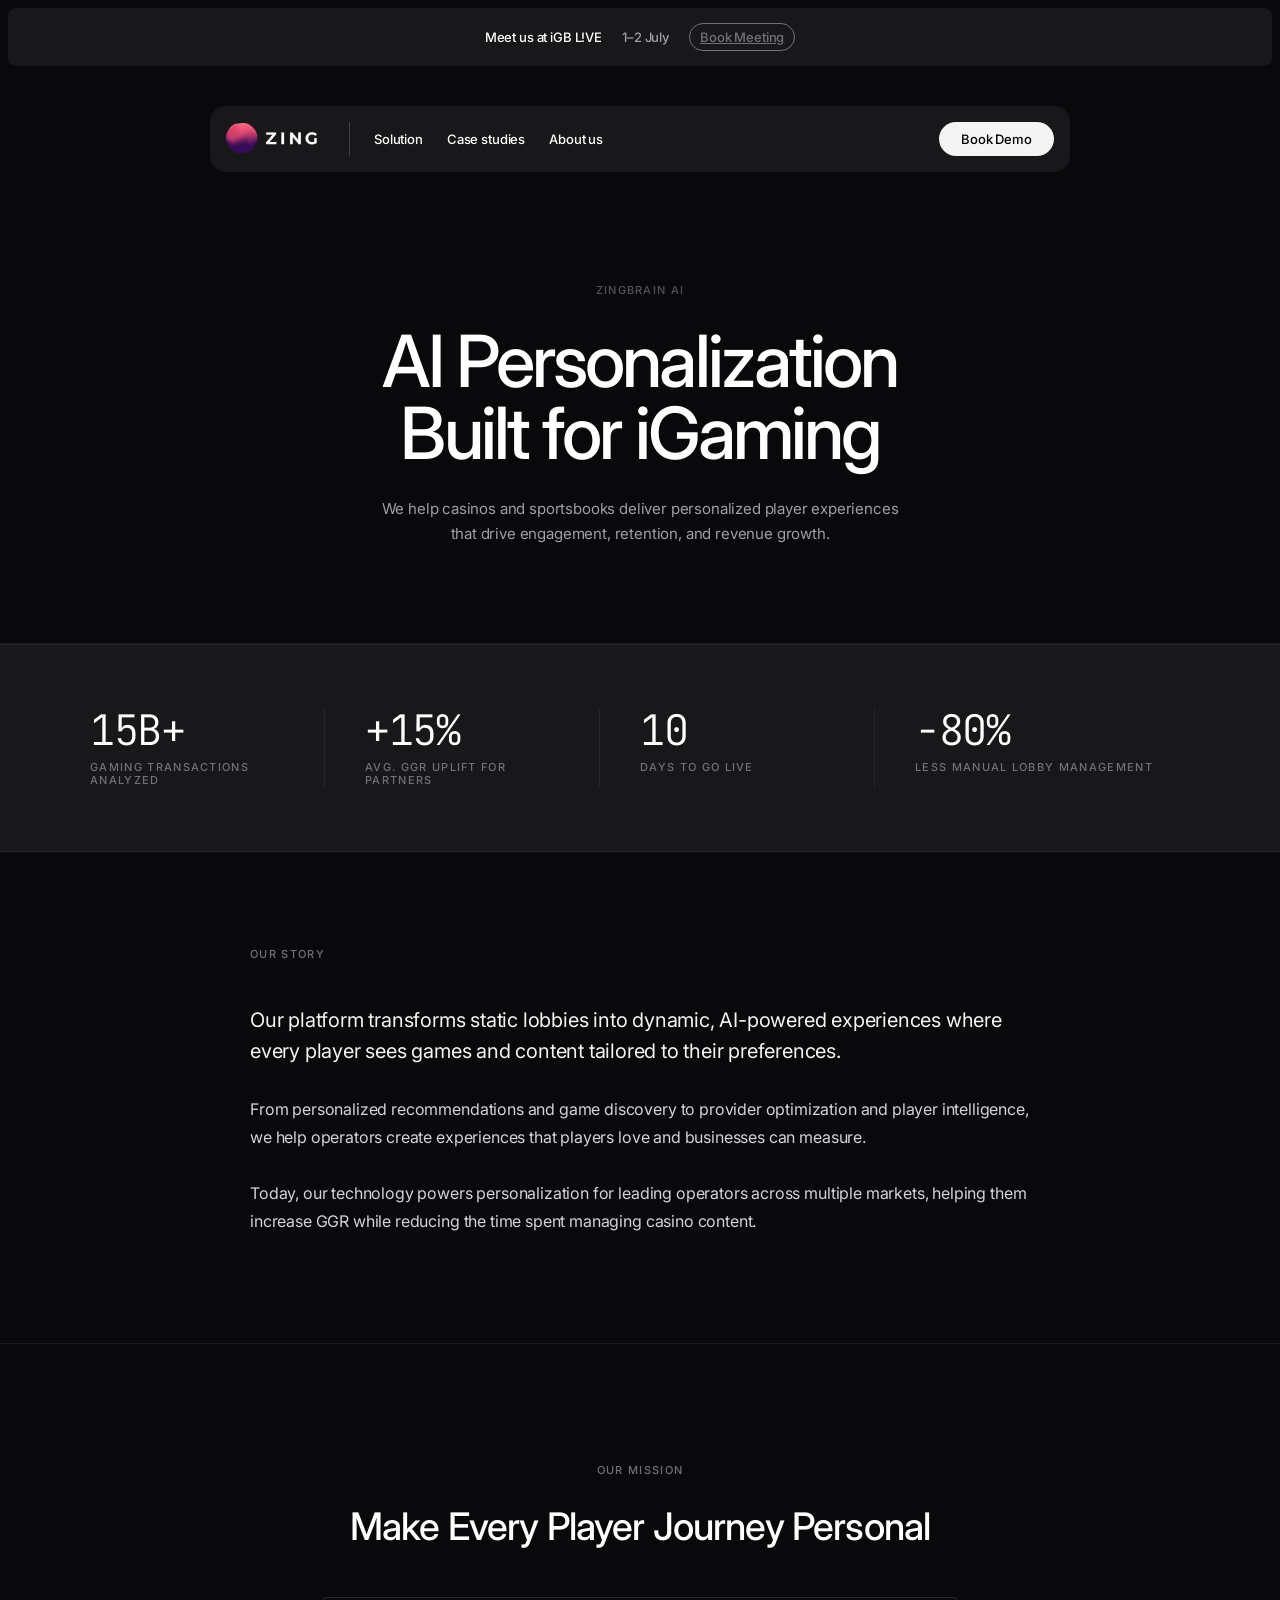
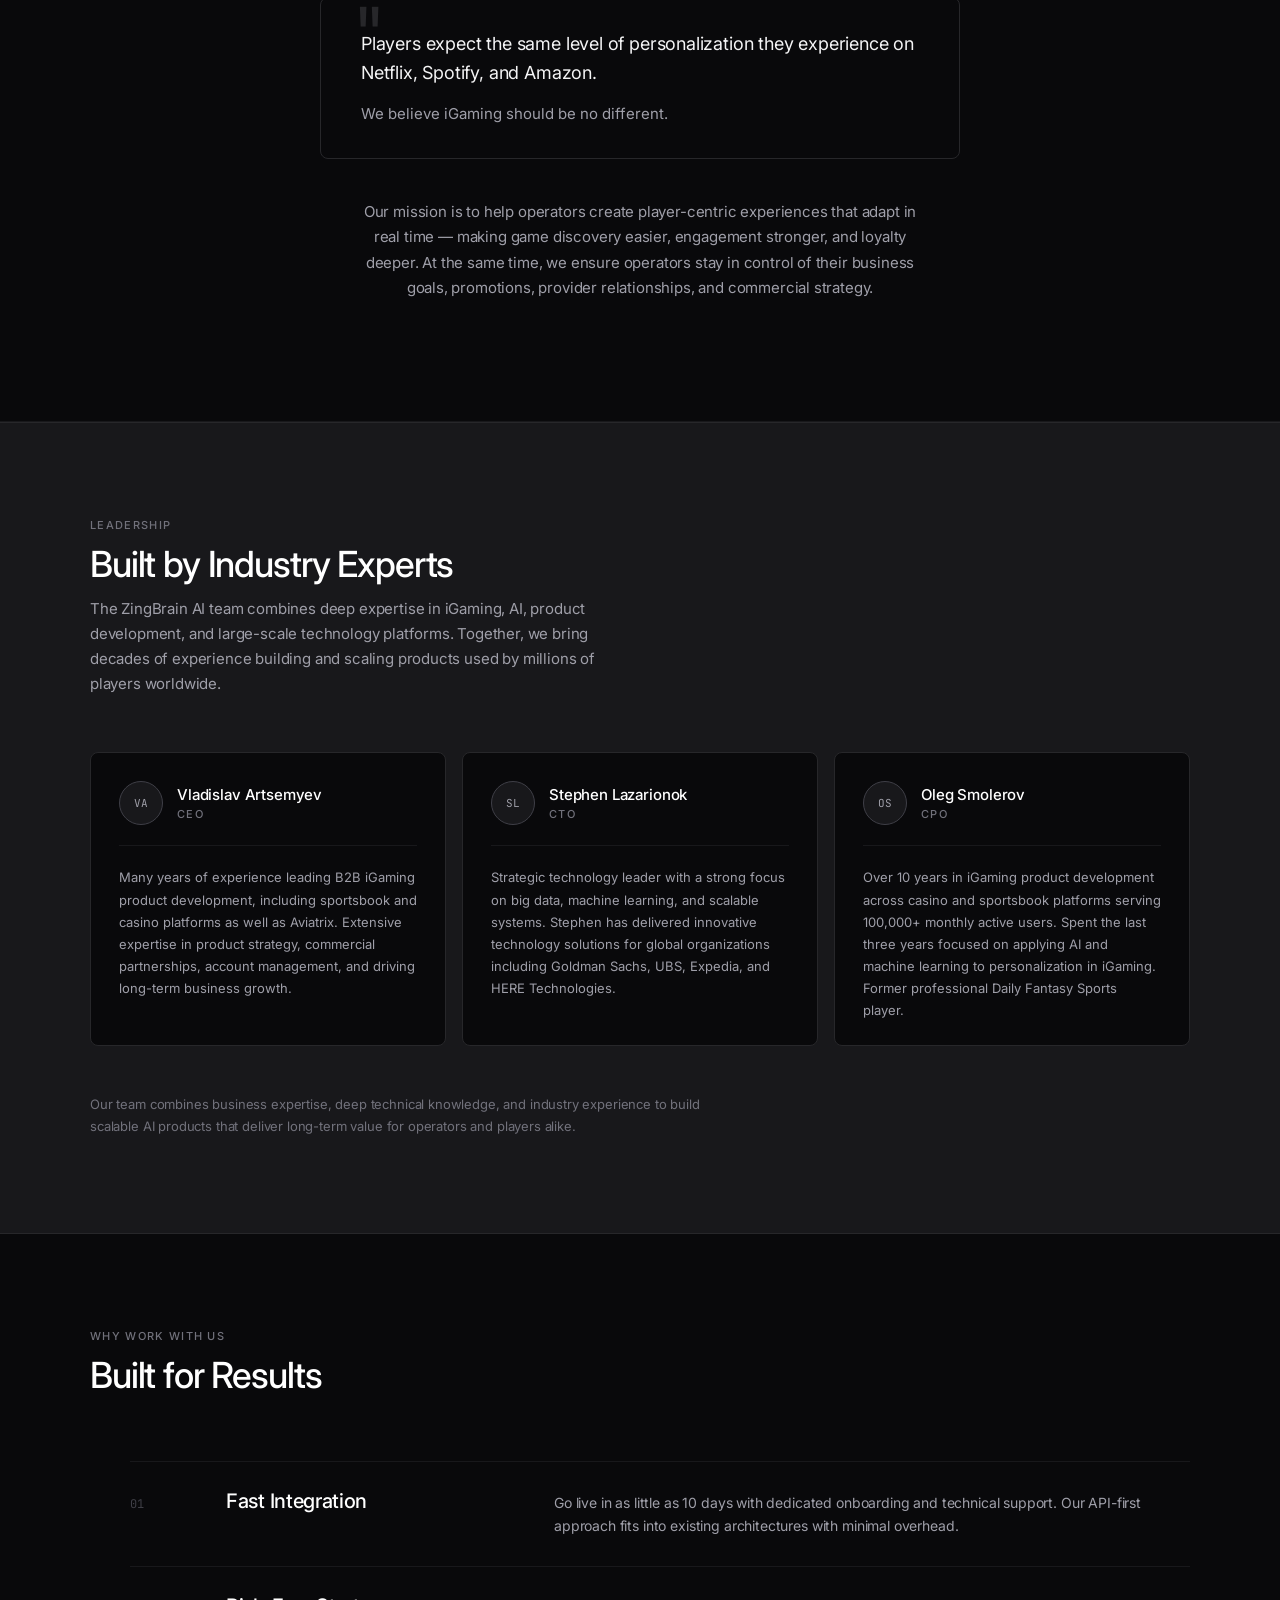
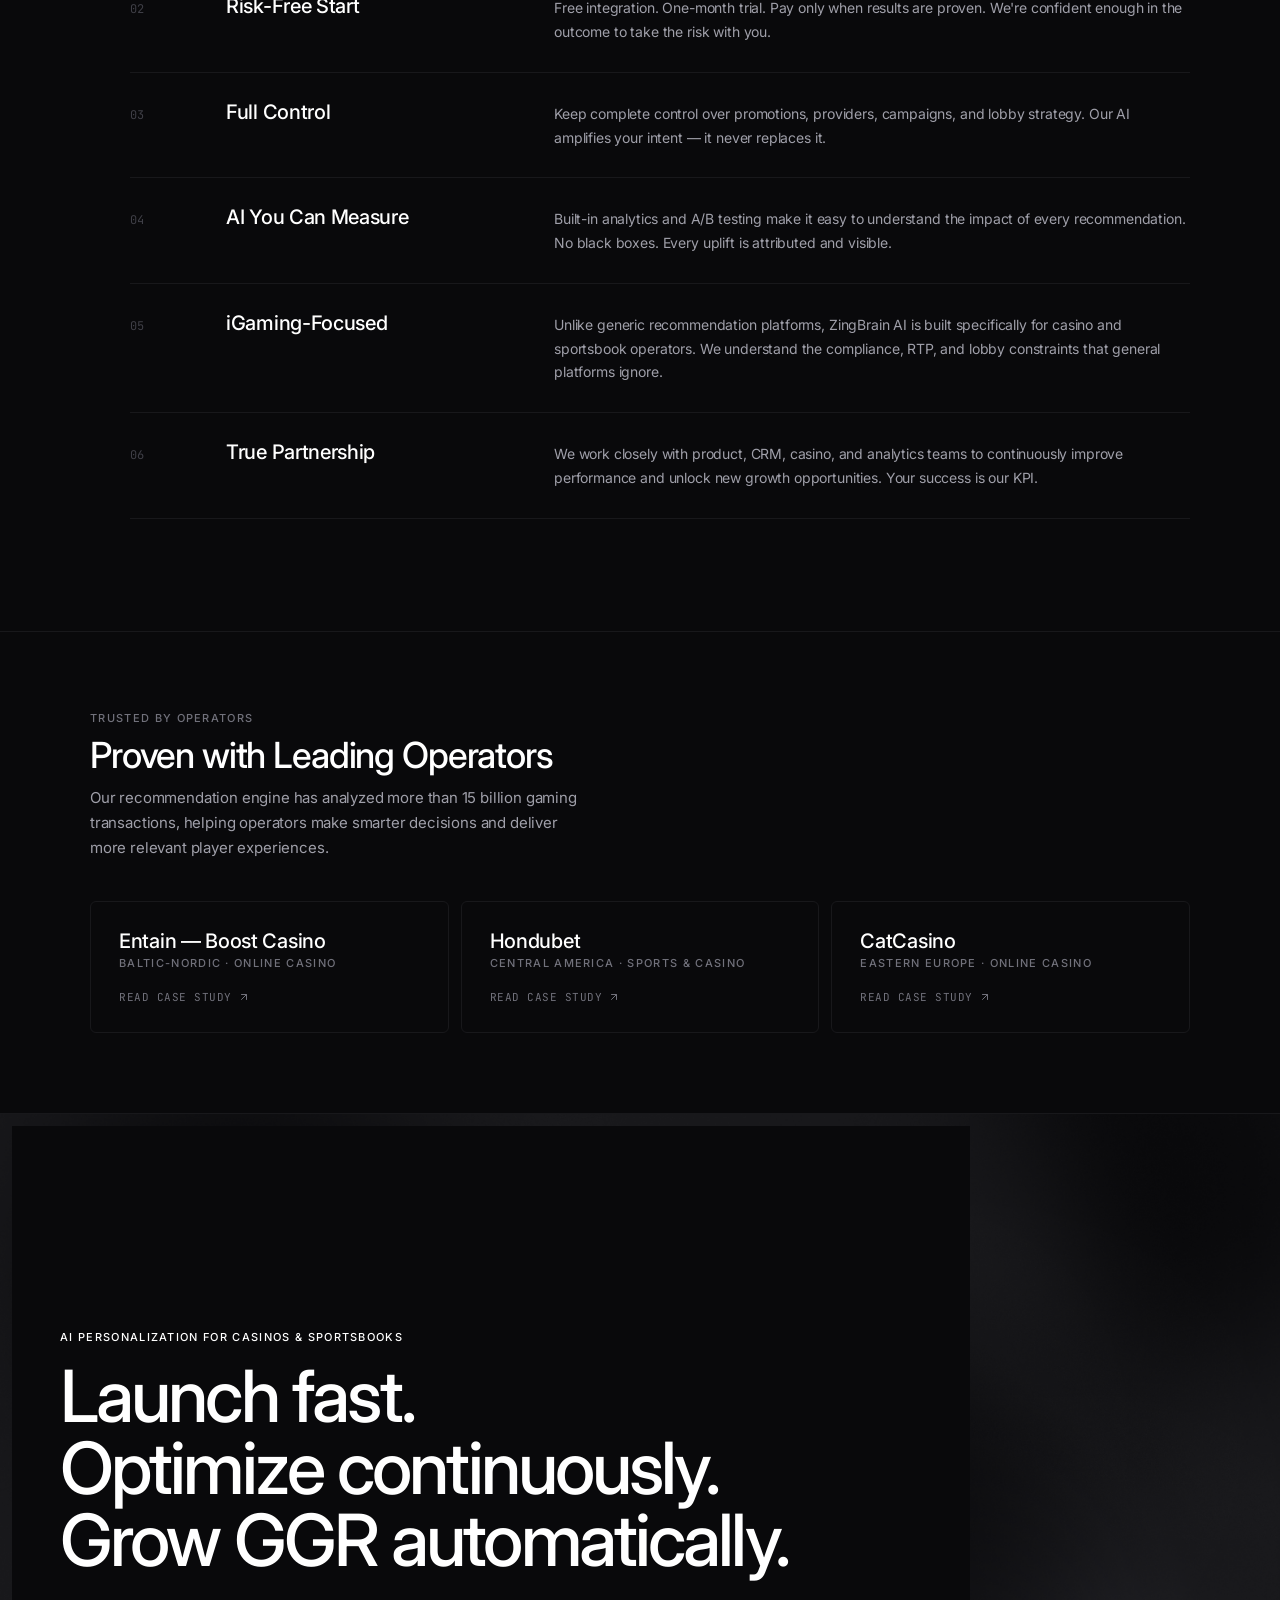
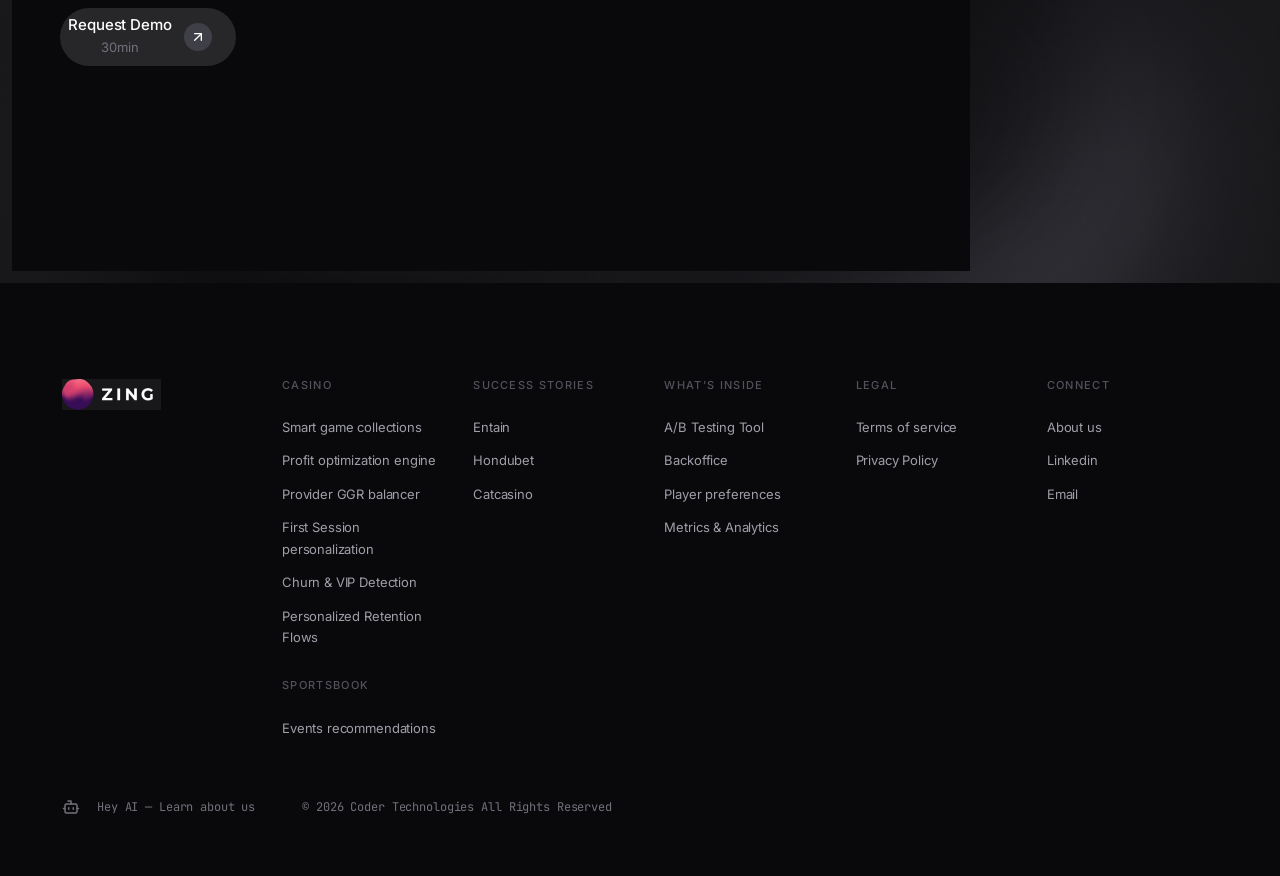
<file: wireframe/about.html>
<!doctype html>
<html lang="en">
  <head>
    <meta charset="utf-8" />
    <meta name="viewport" content="width=device-width, initial-scale=1" />
    <title>About ZingBrain AI — AI Personalization for iGaming</title>
    <meta
      name="description"
      content="ZingBrain AI helps casinos and sportsbooks deliver personalized player experiences that drive engagement, retention, and revenue growth."
    />
    <link rel="stylesheet" href="styles/styleguide.css" />
    <link rel="stylesheet" href="styles/sections/hero.css" />
    <link rel="stylesheet" href="styles/sections/footer.css" />
    <link rel="stylesheet" href="styles/sections/banner.css" />
    <link rel="stylesheet" href="styles/sections/about.css" />
  </head>
  <body class="solution-page">

    <!-- ============================================================== -->
    <!-- Top chrome                                                       -->
    <!-- ============================================================== -->
    <section class="hero" aria-label="Site header">
      <div class="info-banner">
        <div class="info-banner__inner">
          <p class="info-banner__title type-button">Meet us at iGB L!VE</p>
          <p class="info-banner__date type-button">1–2 July</p>
          <a class="info-banner__cta type-button" href="#book">Book Meeting</a>
        </div>
      </div>
      <div class="hero-content" style="min-height:auto;padding:32px 62px 0;">
        <nav class="main-nav" aria-label="Main">
          <a href="index.html" aria-label="Zing — home">
            <img class="main-nav__logo" src="assets/zing-logo.png" alt="Zing" />
          </a>
          <div class="main-nav__divider" aria-hidden="true"></div>
          <div class="main-nav__center">
            <div class="main-nav__links">
              <a class="main-nav__link type-navigation" href="solution.html">Solution</a>
              <a class="main-nav__link type-navigation" href="index.html#case-studies">Case studies</a>
              <a class="main-nav__link type-navigation" href="about.html" aria-current="page">About us</a>
            </div>
            <a class="button-primary type-button" href="#demo">Book Demo</a>
          </div>
        </nav>
      </div>
    </section>

    <!-- ============================================================== -->
    <!-- Hero                                                            -->
    <!-- ============================================================== -->
    <section class="about-hero" aria-label="About us hero">
      <p class="about-hero__eyebrow type-overhead">ZingBrain AI</p>
      <h1 class="about-hero__title type-hero">AI Personalization<br>Built for iGaming</h1>
      <p class="about-hero__lead type-body-m">
        We help casinos and sportsbooks deliver personalized player experiences that drive engagement, retention, and revenue growth.
      </p>
    </section>

    <!-- ============================================================== -->
    <!-- Stats band                                                       -->
    <!-- ============================================================== -->
    <div class="about-stats-band" role="list" aria-label="Key figures">
      <div class="about-stats-band__inner">
        <div class="about-stat" role="listitem">
          <p class="about-stat__value">15B+</p>
          <p class="about-stat__label type-overhead">Gaming transactions analyzed</p>
        </div>
        <div class="about-stat" role="listitem">
          <p class="about-stat__value">+15%</p>
          <p class="about-stat__label type-overhead">Avg. GGR uplift for partners</p>
        </div>
        <div class="about-stat" role="listitem">
          <p class="about-stat__value">10</p>
          <p class="about-stat__label type-overhead">Days to go live</p>
        </div>
        <div class="about-stat" role="listitem">
          <p class="about-stat__value">−80%</p>
          <p class="about-stat__label type-overhead">Less manual lobby management</p>
        </div>
      </div>
    </div>

    <!-- ============================================================== -->
    <!-- Our story                                                        -->
    <!-- ============================================================== -->
    <section class="about-story" aria-labelledby="story-heading">
      <div class="about-story__inner">
        <p class="about-story__eyebrow type-overhead" id="story-heading">Our story</p>
        <p class="about-story__p about-story__p--lead">
          Our platform transforms static lobbies into dynamic, AI-powered experiences where every player sees games and content tailored to their preferences.
        </p>
        <p class="about-story__p">
          From personalized recommendations and game discovery to provider optimization and player intelligence, we help operators create experiences that players love and businesses can measure.
        </p>
        <p class="about-story__p">
          Today, our technology powers personalization for leading operators across multiple markets, helping them increase GGR while reducing the time spent managing casino content.
        </p>
      </div>
    </section>

    <!-- ============================================================== -->
    <!-- Mission                                                          -->
    <!-- ============================================================== -->
    <section class="about-mission-section" aria-labelledby="mission-heading">
      <p class="about-mission-section__eyebrow type-overhead">Our mission</p>
      <h2 class="about-mission-section__headline type-h1" id="mission-heading">
        Make Every Player Journey Personal
      </h2>

      <div class="about-mission-quote" role="blockquote">
        <p class="about-mission-quote__text">
          Players expect the same level of personalization they experience on Netflix, Spotify, and Amazon.
        </p>
        <p class="about-mission-quote__sub">We believe iGaming should be no different.</p>
      </div>

      <p class="about-mission-section__body type-body-m">
        Our mission is to help operators create player-centric experiences that adapt in real time — making game discovery easier, engagement stronger, and loyalty deeper. At the same time, we ensure operators stay in control of their business goals, promotions, provider relationships, and commercial strategy.
      </p>
    </section>

    <!-- ============================================================== -->
    <!-- Leadership                                                       -->
    <!-- ============================================================== -->
    <section class="about-leadership-section" aria-labelledby="leadership-heading">
      <div class="about-leadership-section__inner">

        <div class="about-leadership-header">
          <p class="about-leadership-header__eyebrow type-overhead">Leadership</p>
          <h2 class="about-leadership-header__heading type-h2" id="leadership-heading">Built by Industry Experts</h2>
          <p class="about-leadership-header__lead type-body-m">
            The ZingBrain AI team combines deep expertise in iGaming, AI, product development, and large-scale technology platforms. Together, we bring decades of experience building and scaling products used by millions of players worldwide.
          </p>
        </div>

        <div class="about-leadership-grid">

          <div class="about-person-card">
            <div class="about-person-card__top">
              <div class="about-person-card__avatar" aria-hidden="true">VA</div>
              <div class="about-person-card__meta">
                <p class="about-person-card__name type-h5">Vladislav Artsemyev</p>
                <p class="about-person-card__role type-overhead">CEO</p>
              </div>
            </div>
            <p class="about-person-card__bio">
              Many years of experience leading B2B iGaming product development, including sportsbook and casino platforms as well as Aviatrix. Extensive expertise in product strategy, commercial partnerships, account management, and driving long-term business growth.
            </p>
          </div>

          <div class="about-person-card">
            <div class="about-person-card__top">
              <div class="about-person-card__avatar" aria-hidden="true">SL</div>
              <div class="about-person-card__meta">
                <p class="about-person-card__name type-h5">Stephen Lazarionok</p>
                <p class="about-person-card__role type-overhead">CTO</p>
              </div>
            </div>
            <p class="about-person-card__bio">
              Strategic technology leader with a strong focus on big data, machine learning, and scalable systems. Stephen has delivered innovative technology solutions for global organizations including Goldman Sachs, UBS, Expedia, and HERE Technologies.
            </p>
          </div>

          <div class="about-person-card">
            <div class="about-person-card__top">
              <div class="about-person-card__avatar" aria-hidden="true">OS</div>
              <div class="about-person-card__meta">
                <p class="about-person-card__name type-h5">Oleg Smolerov</p>
                <p class="about-person-card__role type-overhead">CPO</p>
              </div>
            </div>
            <p class="about-person-card__bio">
              Over 10 years in iGaming product development across casino and sportsbook platforms serving 100,000+ monthly active users. Spent the last three years focused on applying AI and machine learning to personalization in iGaming. Former professional Daily Fantasy Sports player.
            </p>
          </div>

        </div>

        <p class="about-leadership-closing type-body-s">
          Our team combines business expertise, deep technical knowledge, and industry experience to build scalable AI products that deliver long-term value for operators and players alike.
        </p>

      </div>
    </section>

    <!-- ============================================================== -->
    <!-- Why work with us — principle rows                               -->
    <!-- ============================================================== -->
    <section class="about-principles-section" aria-labelledby="principles-heading">
      <div class="about-principles-section__inner">

        <div class="about-principles-header">
          <p class="about-principles-header__eyebrow type-overhead">Why work with us</p>
          <h2 class="about-principles-header__heading type-h2" id="principles-heading">Built for Results</h2>
        </div>

        <ul class="about-principles-list" role="list">

          <li class="about-principle">
            <p class="about-principle__num type-code">01</p>
            <p class="about-principle__title type-h4">Fast Integration</p>
            <p class="about-principle__desc type-body-s">Go live in as little as 10 days with dedicated onboarding and technical support. Our API-first approach fits into existing architectures with minimal overhead.</p>
          </li>

          <li class="about-principle">
            <p class="about-principle__num type-code">02</p>
            <p class="about-principle__title type-h4">Risk-Free Start</p>
            <p class="about-principle__desc type-body-s">Free integration. One-month trial. Pay only when results are proven. We're confident enough in the outcome to take the risk with you.</p>
          </li>

          <li class="about-principle">
            <p class="about-principle__num type-code">03</p>
            <p class="about-principle__title type-h4">Full Control</p>
            <p class="about-principle__desc type-body-s">Keep complete control over promotions, providers, campaigns, and lobby strategy. Our AI amplifies your intent — it never replaces it.</p>
          </li>

          <li class="about-principle">
            <p class="about-principle__num type-code">04</p>
            <p class="about-principle__title type-h4">AI You Can Measure</p>
            <p class="about-principle__desc type-body-s">Built-in analytics and A/B testing make it easy to understand the impact of every recommendation. No black boxes. Every uplift is attributed and visible.</p>
          </li>

          <li class="about-principle">
            <p class="about-principle__num type-code">05</p>
            <p class="about-principle__title type-h4">iGaming-Focused</p>
            <p class="about-principle__desc type-body-s">Unlike generic recommendation platforms, ZingBrain AI is built specifically for casino and sportsbook operators. We understand the compliance, RTP, and lobby constraints that general platforms ignore.</p>
          </li>

          <li class="about-principle">
            <p class="about-principle__num type-code">06</p>
            <p class="about-principle__title type-h4">True Partnership</p>
            <p class="about-principle__desc type-body-s">We work closely with product, CRM, casino, and analytics teams to continuously improve performance and unlock new growth opportunities. Your success is our KPI.</p>
          </li>

        </ul>
      </div>
    </section>

    <!-- ============================================================== -->
    <!-- Operators — trusted by                                          -->
    <!-- ============================================================== -->
    <section class="about-operators-section" aria-labelledby="operators-heading">
      <div class="about-operators-section__inner">

        <div class="about-operators-header">
          <p class="about-operators-header__eyebrow type-overhead">Trusted by operators</p>
          <h2 class="about-operators-header__heading type-h2" id="operators-heading">Proven with Leading Operators</h2>
          <p class="about-operators-header__sub type-body-m">
            Our recommendation engine has analyzed more than 15 billion gaming transactions, helping operators make smarter decisions and deliver more relevant player experiences.
          </p>
        </div>

        <div class="about-operators-grid">

          <a class="about-operator-card" href="entain.html">
            <p class="about-operator-card__name type-h4">Entain — Boost Casino</p>
            <p class="about-operator-card__meta type-overhead">Baltic-Nordic · Online Casino</p>
            <span class="about-operator-card__cta">
              Read case study
              <svg viewBox="0 0 24 24" fill="none" stroke="currentColor" stroke-width="2" stroke-linecap="round" stroke-linejoin="round" aria-hidden="true"><line x1="7" y1="17" x2="17" y2="7"/><polyline points="7 7 17 7 17 17"/></svg>
            </span>
          </a>

          <a class="about-operator-card" href="hondubet.html">
            <p class="about-operator-card__name type-h4">Hondubet</p>
            <p class="about-operator-card__meta type-overhead">Central America · Sports &amp; Casino</p>
            <span class="about-operator-card__cta">
              Read case study
              <svg viewBox="0 0 24 24" fill="none" stroke="currentColor" stroke-width="2" stroke-linecap="round" stroke-linejoin="round" aria-hidden="true"><line x1="7" y1="17" x2="17" y2="7"/><polyline points="7 7 17 7 17 17"/></svg>
            </span>
          </a>

          <a class="about-operator-card" href="catcasino.html">
            <p class="about-operator-card__name type-h4">CatCasino</p>
            <p class="about-operator-card__meta type-overhead">Eastern Europe · Online Casino</p>
            <span class="about-operator-card__cta">
              Read case study
              <svg viewBox="0 0 24 24" fill="none" stroke="currentColor" stroke-width="2" stroke-linecap="round" stroke-linejoin="round" aria-hidden="true"><line x1="7" y1="17" x2="17" y2="7"/><polyline points="7 7 17 7 17 17"/></svg>
            </span>
          </a>

        </div>

      </div>
    </section>

    <!-- ============================================================== -->
    <!-- Banner CTA                                                       -->
    <!-- ============================================================== -->
    <section class="banner" aria-label="Request a demo">
      <div class="banner__bg" aria-hidden="true">
        <img src="assets/background.png" alt="" />
      </div>
      <div class="banner__container">
        <div class="banner__panel">
          <div class="banner__content">
            <p class="banner__eyebrow type-overhead">AI Personalization for Casinos &amp; Sportsbooks</p>
            <h2 class="banner__headline type-hero">
              Launch fast.<br aria-hidden="true">
              Optimize continuously.<br aria-hidden="true">
              Grow GGR automatically.
            </h2>
          </div>
          <a class="banner__cta" href="#book">
            <div class="banner__cta-info">
              <span class="banner__cta-label type-h5">Request Demo</span>
              <span class="banner__cta-duration type-body-s">30min</span>
            </div>
            <span class="banner__cta-arrow" aria-hidden="true">
              <svg viewBox="0 0 24 24" fill="none" stroke="currentColor" stroke-width="2" stroke-linecap="round" stroke-linejoin="round"><line x1="7" y1="17" x2="17" y2="7"/><polyline points="7 7 17 7 17 17"/></svg>
            </span>
          </a>
        </div>
      </div>
    </section>

    <!-- ============================================================== -->
    <!-- Footer                                                          -->
    <!-- ============================================================== -->
    <footer class="footer" aria-label="Site footer">
      <div class="footer__container">
        <div class="footer__top">
          <div class="footer__logo-wrap">
            <a href="index.html" aria-label="Zing — home">
              <img class="footer__logo" src="assets/zing-logo.png" alt="Zing" />
            </a>
          </div>
          <nav class="footer__nav" aria-label="Footer navigation">
            <div class="footer__col footer__col--stacked">
              <div class="footer__col-group">
                <p class="footer__col-label type-overhead">Casino</p>
                <ul class="footer__col-links">
                  <li><a href="solution.html">Smart game collections</a></li>
                  <li><a href="solution.html">Profit optimization engine</a></li>
                  <li><a href="solution.html">Provider GGR balancer</a></li>
                  <li><a href="solution.html">First Session personalization</a></li>
                  <li><a href="solution.html">Churn &amp; VIP Detection</a></li>
                  <li><a href="solution.html">Personalized Retention Flows</a></li>
                </ul>
              </div>
              <div class="footer__col-group">
                <p class="footer__col-label type-overhead">Sportsbook</p>
                <ul class="footer__col-links">
                  <li><a href="solution.html">Events recommendations</a></li>
                </ul>
              </div>
            </div>
            <div class="footer__col">
              <p class="footer__col-label type-overhead">Success Stories</p>
              <ul class="footer__col-links">
                <li><a href="entain.html">Entain</a></li>
                <li><a href="hondubet.html">Hondubet</a></li>
                <li><a href="catcasino.html">Catcasino</a></li>
              </ul>
            </div>
            <div class="footer__col">
              <p class="footer__col-label type-overhead">What's inside</p>
              <ul class="footer__col-links">
                <li><a href="#">A/B Testing Tool</a></li>
                <li><a href="#">Backoffice</a></li>
                <li><a href="#">Player preferences</a></li>
                <li><a href="#">Metrics &amp; Analytics</a></li>
              </ul>
            </div>
            <div class="footer__col">
              <p class="footer__col-label type-overhead">Legal</p>
              <ul class="footer__col-links">
                <li><a href="#">Terms of service</a></li>
                <li><a href="#">Privacy Policy</a></li>
              </ul>
            </div>
            <div class="footer__col">
              <p class="footer__col-label type-overhead">Connect</p>
              <ul class="footer__col-links">
                <li><a href="about.html">About us</a></li>
                <li><a href="https://linkedin.com" target="_blank" rel="noopener noreferrer">Linkedin</a></li>
                <li><a href="mailto:hello@zingbrain.ai">Email</a></li>
              </ul>
            </div>
          </nav>
        </div>
        <div class="footer__bottom">
          <a class="footer__ai-link type-code" href="/llms.txt" target="_blank" rel="noopener noreferrer">
            <svg class="footer__ai-icon" viewBox="0 0 24 24" fill="none" stroke="currentColor" stroke-width="2" stroke-linecap="round" stroke-linejoin="round" aria-hidden="true">
              <path d="M12 8V4H8"/><rect width="16" height="12" x="4" y="8" rx="2"/><path d="M2 14h2"/><path d="M20 14h2"/><path d="M15 13v2"/><path d="M9 13v2"/>
            </svg>
            Hey AI — Learn about us
          </a>
          <p class="footer__copyright type-code">© 2026 Coder Technologies All Rights Reserved</p>
        </div>
      </div>
    </footer>

  </body>
</html>
</file>
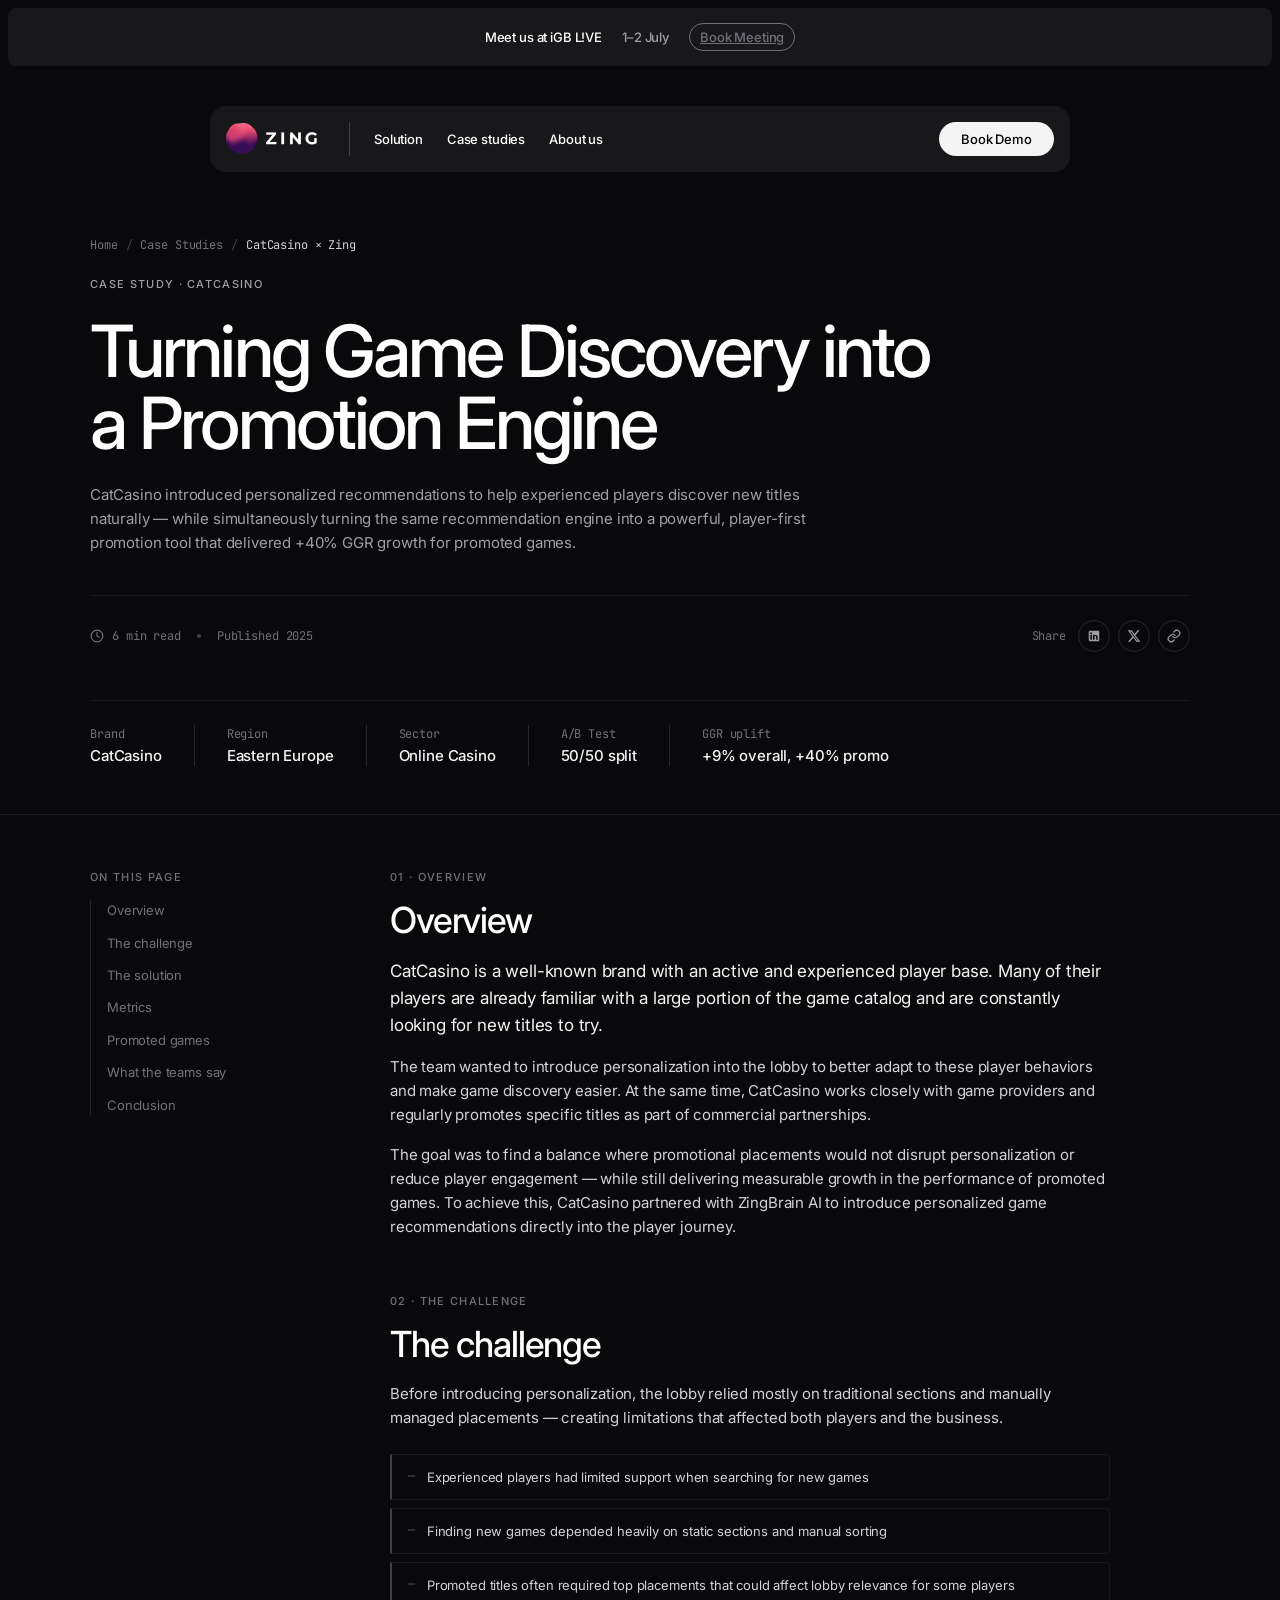
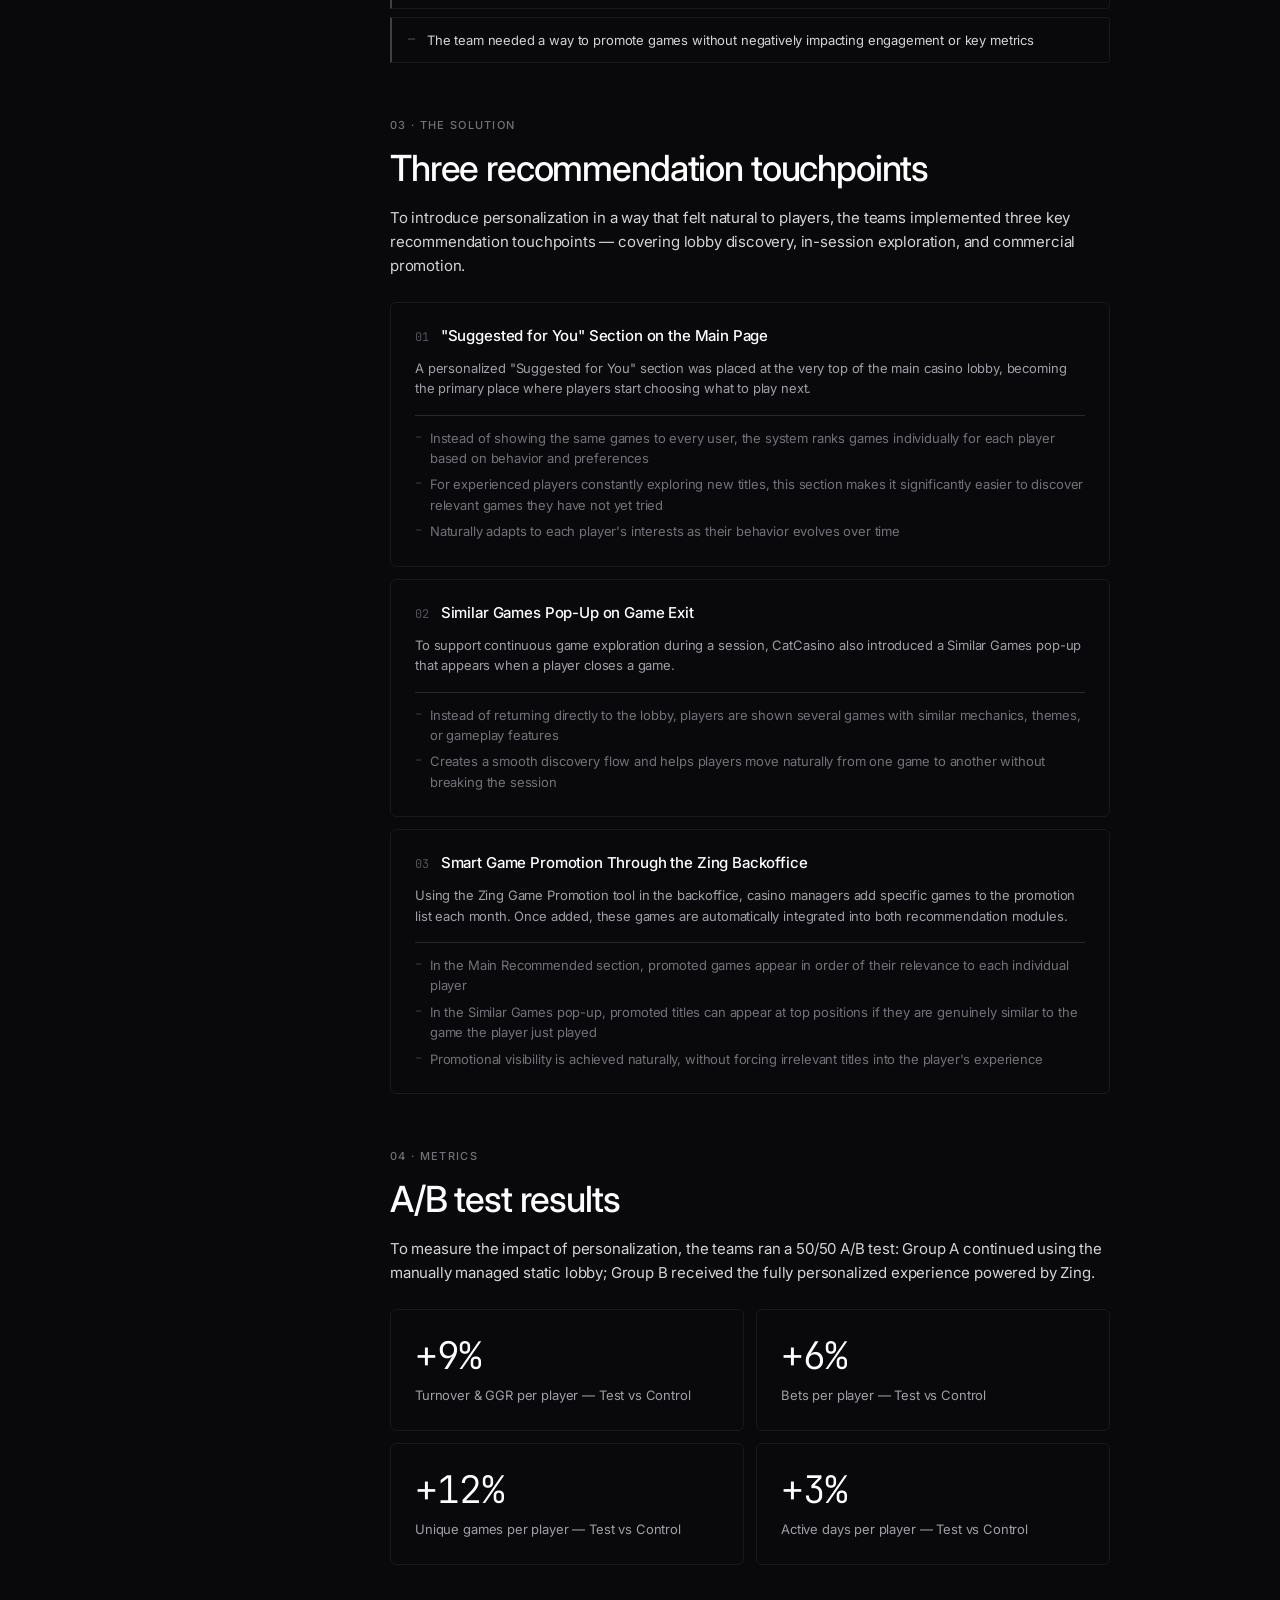
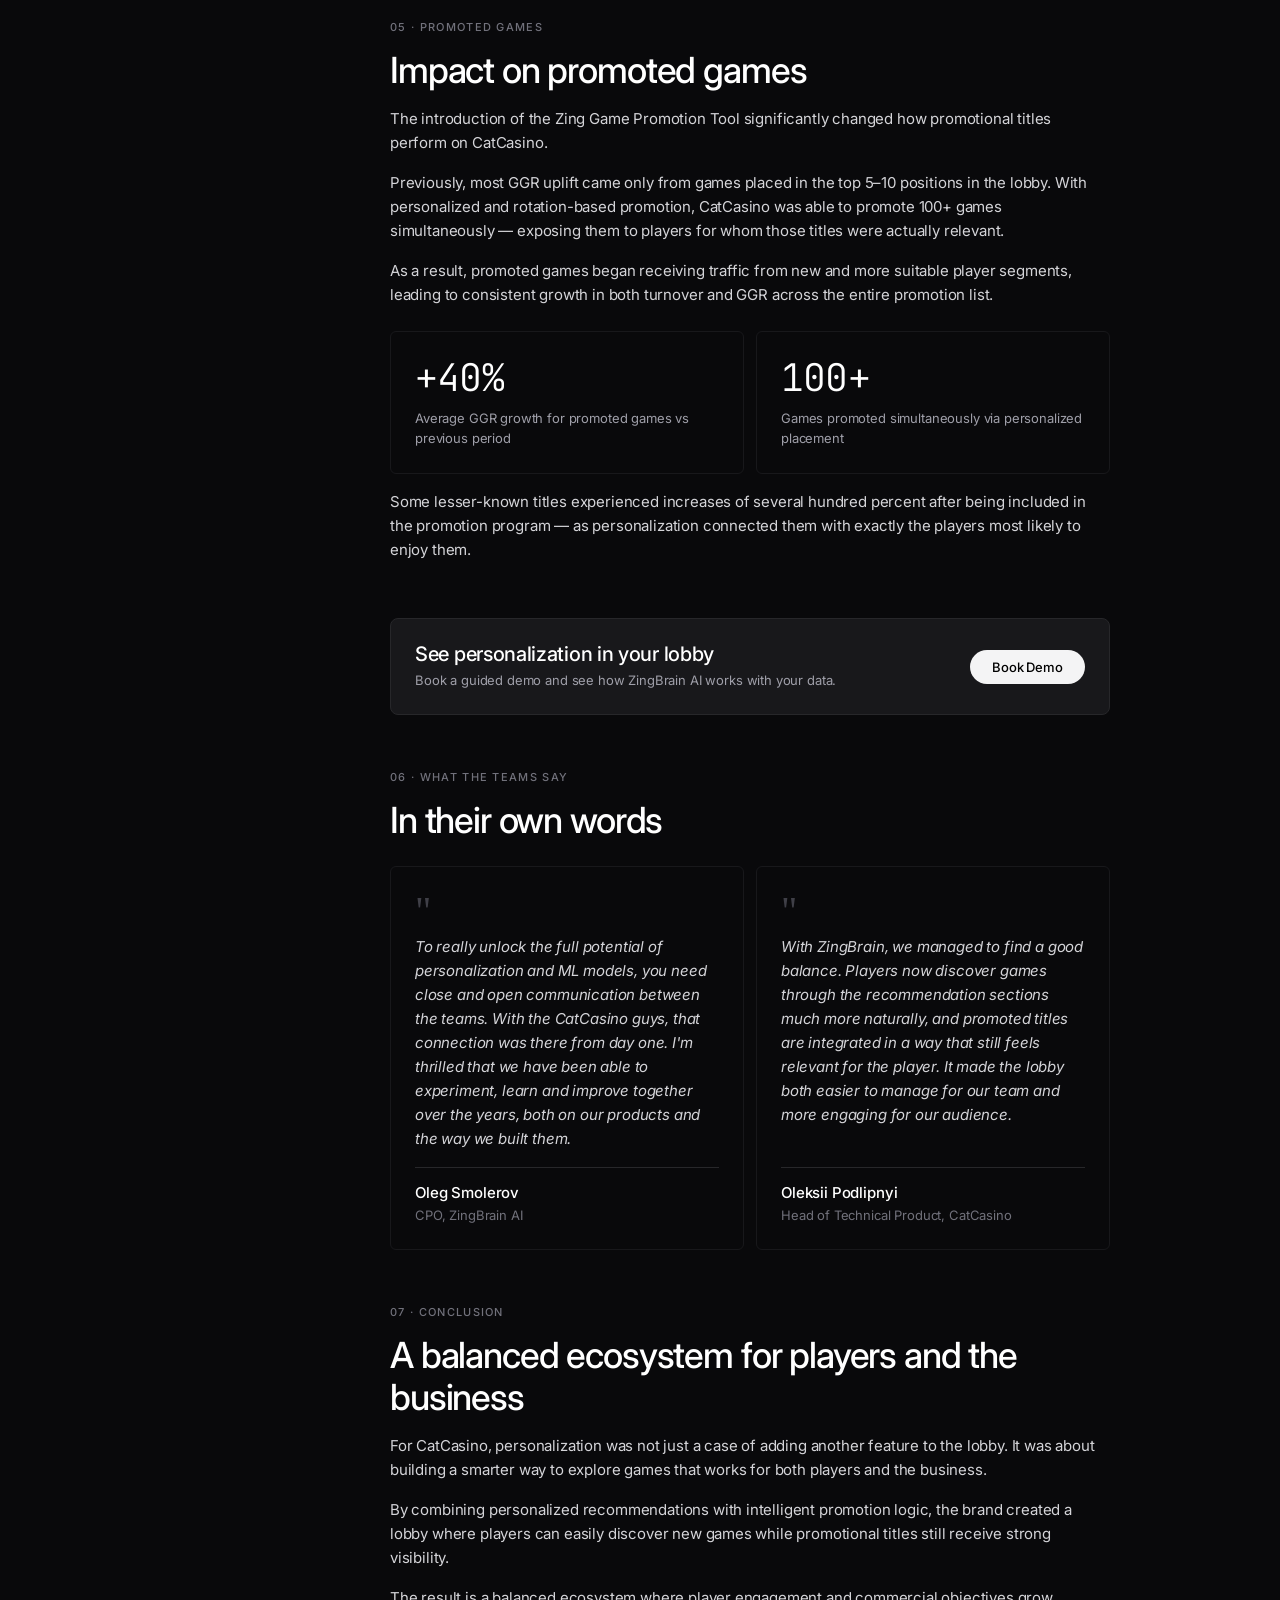
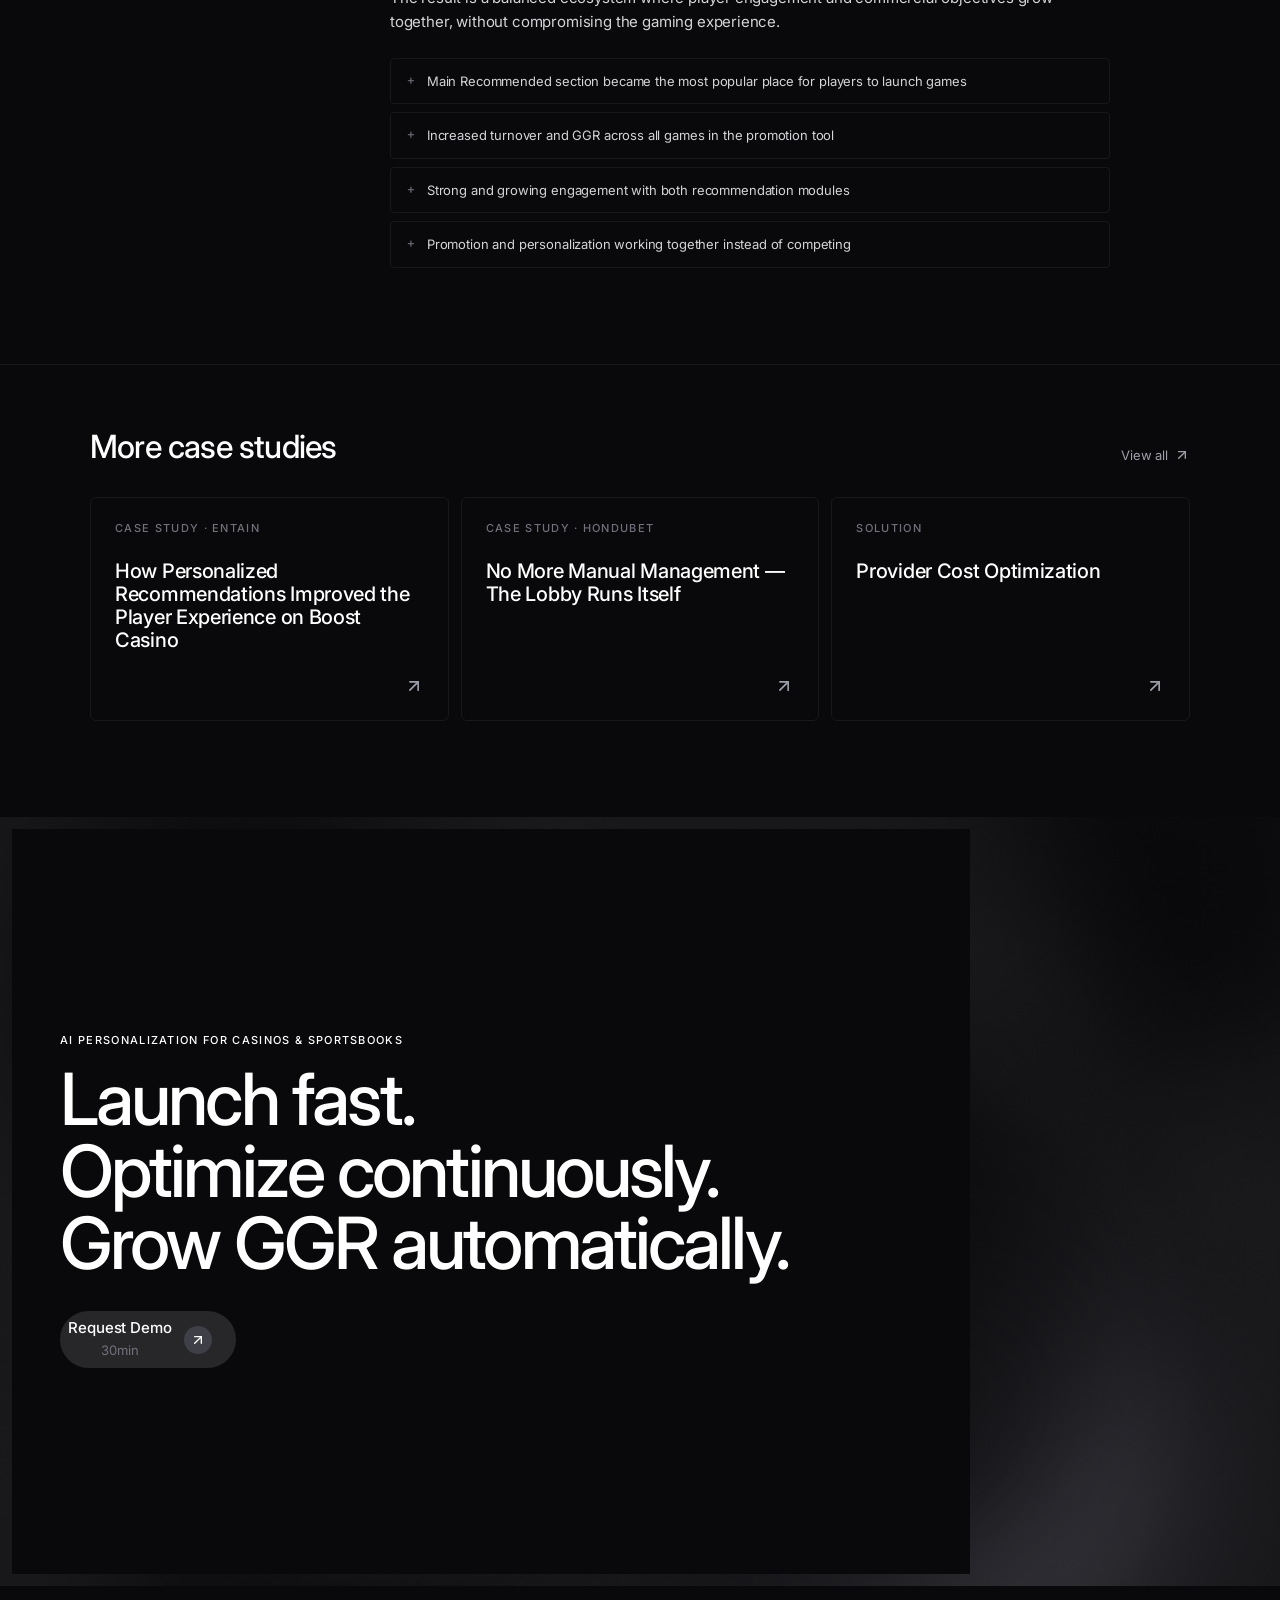
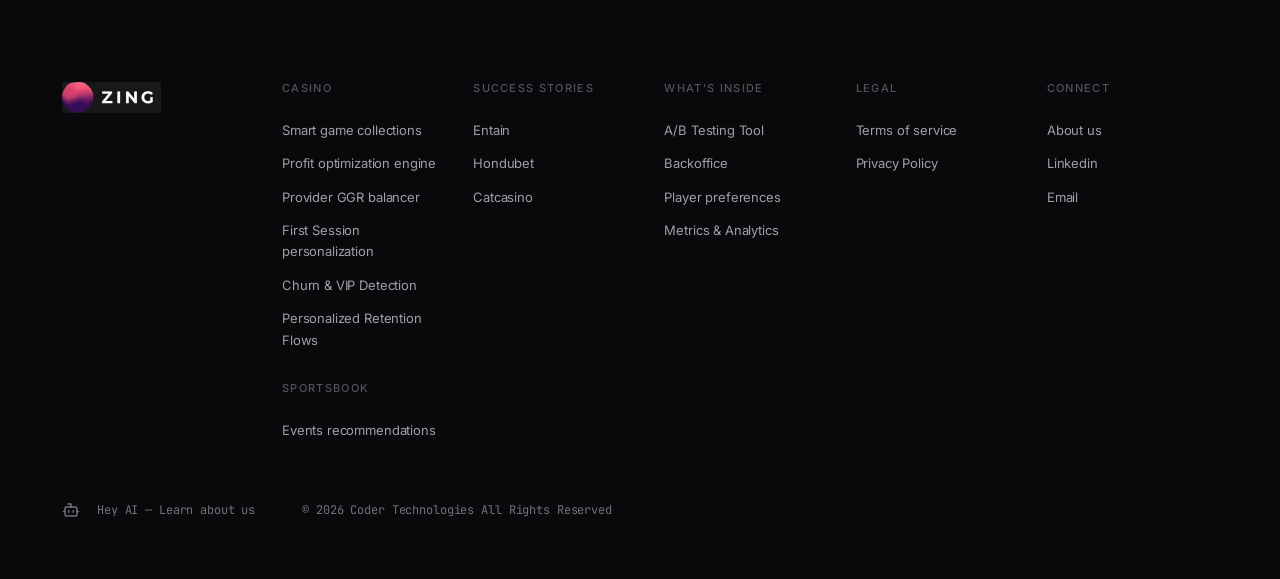
<file: wireframe/catcasino.html>
<!doctype html>
<html lang="en">
  <head>
    <meta charset="utf-8" />
    <meta name="viewport" content="width=device-width, initial-scale=1" />
    <title>CatCasino × Zing — Turning Game Discovery into a Promotion Engine</title>
    <meta
      name="description"
      content="How ZingBrain AI helped CatCasino make game discovery natural for experienced players while turning the recommendation engine into a powerful promotion tool — with +9% GGR uplift."
    />
    <link rel="stylesheet" href="styles/styleguide.css" />
    <link rel="stylesheet" href="styles/sections/hero.css" />
    <link rel="stylesheet" href="styles/sections/footer.css" />
    <link rel="stylesheet" href="styles/sections/banner.css" />
    <link rel="stylesheet" href="styles/sections/main-feature.css" />
    <link rel="stylesheet" href="styles/sections/solution.css" />
    <link rel="stylesheet" href="styles/sections/case-study.css" />
  </head>
  <body class="solution-page">

    <!-- ============================================================== -->
    <!-- Top chrome: info banner + main nav                              -->
    <!-- ============================================================== -->
    <section class="hero" aria-label="Site header">
      <div class="info-banner">
        <div class="info-banner__inner">
          <p class="info-banner__title type-button">Meet us at iGB L!VE</p>
          <p class="info-banner__date type-button">1–2 July</p>
          <a class="info-banner__cta type-button" href="#book">Book Meeting</a>
        </div>
      </div>
      <div class="hero-content" style="min-height:auto;padding:32px 62px 0;">
        <nav class="main-nav" aria-label="Main">
          <a href="index.html" aria-label="Zing — home">
            <img class="main-nav__logo" src="assets/zing-logo.png" alt="Zing" />
          </a>
          <div class="main-nav__divider" aria-hidden="true"></div>
          <div class="main-nav__center">
            <div class="main-nav__links">
              <a class="main-nav__link type-navigation" href="solution.html">Solution</a>
              <a class="main-nav__link type-navigation" href="index.html#case-studies">Case studies</a>
              <a class="main-nav__link type-navigation" href="about.html">About us</a>
            </div>
            <a class="button-primary type-button" href="#demo">Book Demo</a>
          </div>
        </nav>
      </div>
    </section>

    <!-- ============================================================== -->
    <!-- Article header                                                  -->
    <!-- ============================================================== -->
    <header class="solution-header">
      <div class="solution-header__container">

        <!-- Breadcrumb -->
        <ol class="solution-breadcrumb type-code">
          <li><a href="index.html">Home</a></li>
          <li class="solution-breadcrumb__sep" aria-hidden="true">/</li>
          <li><a href="index.html#case-studies">Case Studies</a></li>
          <li class="solution-breadcrumb__sep" aria-hidden="true">/</li>
          <li class="solution-breadcrumb__current">CatCasino × Zing</li>
        </ol>

        <!-- Eyebrow + title + lead -->
        <p class="solution-header__eyebrow type-overhead">Case Study · CatCasino</p>
        <h1 class="solution-header__title type-hero">Turning Game Discovery into a Promotion Engine</h1>
        <p class="solution-header__lead type-body-m">
          CatCasino introduced personalized recommendations to help experienced players discover new titles naturally — while simultaneously turning the same recommendation engine into a powerful, player-first promotion tool that delivered +40% GGR growth for promoted games.
        </p>

        <!-- Meta row -->
        <div class="solution-meta">
          <span class="solution-meta__read type-code">
            <svg width="14" height="14" viewBox="0 0 24 24" fill="none" stroke="currentColor" stroke-width="2" stroke-linecap="round" stroke-linejoin="round" aria-hidden="true">
              <circle cx="12" cy="12" r="10"/><polyline points="12 6 12 12 16 14"/>
            </svg>
            6 min read
          </span>
          <span class="solution-meta__dot" aria-hidden="true"></span>
          <span class="solution-meta__read type-code">Published 2025</span>

          <div class="solution-meta__share">
            <span class="solution-meta__share-label type-code">Share</span>
            <a class="solution-meta__share-btn" href="#" aria-label="Share on LinkedIn">
              <svg viewBox="0 0 24 24" fill="currentColor" aria-hidden="true">
                <path d="M19 3a2 2 0 0 1 2 2v14a2 2 0 0 1-2 2H5a2 2 0 0 1-2-2V5a2 2 0 0 1 2-2h14zM8.34 18.34V10H5.67v8.34h2.67zM7 8.84a1.55 1.55 0 1 0 0-3.1 1.55 1.55 0 0 0 0 3.1zm11.34 9.5v-4.57c0-2.45-1.31-3.59-3.05-3.59-1.41 0-2.04.78-2.39 1.32V10h-2.67c.04.75 0 8.34 0 8.34h2.67v-4.66c0-.24.02-.48.09-.65.19-.48.63-.98 1.36-.98.96 0 1.34.73 1.34 1.8v4.49h2.65z"/>
              </svg>
            </a>
            <a class="solution-meta__share-btn" href="#" aria-label="Share on X">
              <svg viewBox="0 0 24 24" fill="currentColor" aria-hidden="true">
                <path d="M18.244 2.25h3.308l-7.227 8.26 8.502 11.24H16.17l-5.214-6.817L4.99 21.75H1.68l7.73-8.835L1.254 2.25H8.08l4.713 6.231zm-1.161 17.52h1.833L7.084 4.126H5.117L17.083 19.77z"/>
              </svg>
            </a>
            <a class="solution-meta__share-btn" href="#" aria-label="Copy link">
              <svg viewBox="0 0 24 24" fill="none" stroke="currentColor" stroke-width="2" stroke-linecap="round" stroke-linejoin="round" aria-hidden="true">
                <path d="M10 13a5 5 0 0 0 7.54.54l3-3a5 5 0 0 0-7.07-7.07l-1.72 1.71"/>
                <path d="M14 11a5 5 0 0 0-7.54-.54l-3 3a5 5 0 0 0 7.07 7.07l1.72-1.71"/>
              </svg>
            </a>
          </div>
        </div>

        <!-- Client snapshot -->
        <div class="case-study-snapshot">
          <div class="case-study-snapshot__item">
            <span class="case-study-snapshot__label type-code">Brand</span>
            <span class="case-study-snapshot__value type-h5">CatCasino</span>
          </div>
          <div class="case-study-snapshot__item">
            <span class="case-study-snapshot__label type-code">Region</span>
            <span class="case-study-snapshot__value type-h5">Eastern Europe</span>
          </div>
          <div class="case-study-snapshot__item">
            <span class="case-study-snapshot__label type-code">Sector</span>
            <span class="case-study-snapshot__value type-h5">Online Casino</span>
          </div>
          <div class="case-study-snapshot__item">
            <span class="case-study-snapshot__label type-code">A/B Test</span>
            <span class="case-study-snapshot__value type-h5">50/50 split</span>
          </div>
          <div class="case-study-snapshot__item">
            <span class="case-study-snapshot__label type-code">GGR uplift</span>
            <span class="case-study-snapshot__value type-h5">+9% overall, +40% promo</span>
          </div>
        </div>

      </div>
    </header>

    <!-- ============================================================== -->
    <!-- Article body: TOC + sections                                    -->
    <!-- ============================================================== -->
    <div class="solution-body">
      <div class="solution-body__container">

        <!-- Sticky TOC -->
        <aside class="solution-toc" aria-label="On this page">
          <p class="solution-toc__label type-overhead">On this page</p>
          <ul class="solution-toc__list">
            <li><a class="solution-toc__link type-body-s" href="#overview">Overview</a></li>
            <li><a class="solution-toc__link type-body-s" href="#challenge">The challenge</a></li>
            <li><a class="solution-toc__link type-body-s" href="#solution">The solution</a></li>
            <li><a class="solution-toc__link type-body-s" href="#metrics">Metrics</a></li>
            <li><a class="solution-toc__link type-body-s" href="#promoted">Promoted games</a></li>
            <li><a class="solution-toc__link type-body-s" href="#quotes">What the teams say</a></li>
            <li><a class="solution-toc__link type-body-s" href="#conclusion">Conclusion</a></li>
          </ul>
        </aside>

        <!-- Article -->
        <article class="solution-article">

          <!-- Overview -->
          <section class="solution-article__section" id="overview">
            <p class="solution-article__eyebrow type-overhead">01 · Overview</p>
            <h2 class="solution-article__h2 type-h2">Overview</h2>
            <p class="solution-article__p solution-article__lead type-body-m">
              CatCasino is a well-known brand with an active and experienced player base. Many of their players are already familiar with a large portion of the game catalog and are constantly looking for new titles to try.
            </p>
            <p class="solution-article__p type-body-m">
              The team wanted to introduce personalization into the lobby to better adapt to these player behaviors and make game discovery easier. At the same time, CatCasino works closely with game providers and regularly promotes specific titles as part of commercial partnerships.
            </p>
            <p class="solution-article__p type-body-m">
              The goal was to find a balance where promotional placements would not disrupt personalization or reduce player engagement — while still delivering measurable growth in the performance of promoted games. To achieve this, CatCasino partnered with ZingBrain AI to introduce personalized game recommendations directly into the player journey.
            </p>
          </section>

          <!-- Challenge -->
          <section class="solution-article__section" id="challenge">
            <p class="solution-article__eyebrow type-overhead">02 · The Challenge</p>
            <h2 class="solution-article__h2 type-h2">The challenge</h2>
            <p class="solution-article__p type-body-m">
              Before introducing personalization, the lobby relied mostly on traditional sections and manually managed placements — creating limitations that affected both players and the business.
            </p>

            <ul class="case-study-challenges">
              <li class="case-study-challenge type-body-s">
                <span class="case-study-challenge__dash">—</span>
                <span>Experienced players had limited support when searching for new games</span>
              </li>
              <li class="case-study-challenge type-body-s">
                <span class="case-study-challenge__dash">—</span>
                <span>Finding new games depended heavily on static sections and manual sorting</span>
              </li>
              <li class="case-study-challenge type-body-s">
                <span class="case-study-challenge__dash">—</span>
                <span>Promoted titles often required top placements that could affect lobby relevance for some players</span>
              </li>
              <li class="case-study-challenge type-body-s">
                <span class="case-study-challenge__dash">—</span>
                <span>The team needed a way to promote games without negatively impacting engagement or key metrics</span>
              </li>
            </ul>
          </section>

          <!-- Solution -->
          <section class="solution-article__section" id="solution">
            <p class="solution-article__eyebrow type-overhead">03 · The Solution</p>
            <h2 class="solution-article__h2 type-h2">Three recommendation touchpoints</h2>
            <p class="solution-article__p type-body-m">
              To introduce personalization in a way that felt natural to players, the teams implemented three key recommendation touchpoints — covering lobby discovery, in-session exploration, and commercial promotion.
            </p>

            <div class="case-study-features">
              <div class="case-study-feature">
                <div class="case-study-feature__header">
                  <span class="case-study-feature__num type-code">01</span>
                  <h3 class="case-study-feature__title type-h5">"Suggested for You" Section on the Main Page</h3>
                </div>
                <p class="case-study-feature__desc type-body-s">
                  A personalized "Suggested for You" section was placed at the very top of the main casino lobby, becoming the primary place where players start choosing what to play next.
                </p>
                <ul class="case-study-feature__list">
                  <li class="case-study-feature__list-item type-body-s">Instead of showing the same games to every user, the system ranks games individually for each player based on behavior and preferences</li>
                  <li class="case-study-feature__list-item type-body-s">For experienced players constantly exploring new titles, this section makes it significantly easier to discover relevant games they have not yet tried</li>
                  <li class="case-study-feature__list-item type-body-s">Naturally adapts to each player's interests as their behavior evolves over time</li>
                </ul>
              </div>

              <div class="case-study-feature">
                <div class="case-study-feature__header">
                  <span class="case-study-feature__num type-code">02</span>
                  <h3 class="case-study-feature__title type-h5">Similar Games Pop-Up on Game Exit</h3>
                </div>
                <p class="case-study-feature__desc type-body-s">
                  To support continuous game exploration during a session, CatCasino also introduced a Similar Games pop-up that appears when a player closes a game.
                </p>
                <ul class="case-study-feature__list">
                  <li class="case-study-feature__list-item type-body-s">Instead of returning directly to the lobby, players are shown several games with similar mechanics, themes, or gameplay features</li>
                  <li class="case-study-feature__list-item type-body-s">Creates a smooth discovery flow and helps players move naturally from one game to another without breaking the session</li>
                </ul>
              </div>

              <div class="case-study-feature">
                <div class="case-study-feature__header">
                  <span class="case-study-feature__num type-code">03</span>
                  <h3 class="case-study-feature__title type-h5">Smart Game Promotion Through the Zing Backoffice</h3>
                </div>
                <p class="case-study-feature__desc type-body-s">
                  Using the Zing Game Promotion tool in the backoffice, casino managers add specific games to the promotion list each month. Once added, these games are automatically integrated into both recommendation modules.
                </p>
                <ul class="case-study-feature__list">
                  <li class="case-study-feature__list-item type-body-s">In the Main Recommended section, promoted games appear in order of their relevance to each individual player</li>
                  <li class="case-study-feature__list-item type-body-s">In the Similar Games pop-up, promoted titles can appear at top positions if they are genuinely similar to the game the player just played</li>
                  <li class="case-study-feature__list-item type-body-s">Promotional visibility is achieved naturally, without forcing irrelevant titles into the player's experience</li>
                </ul>
              </div>
            </div>
          </section>

          <!-- Metrics -->
          <section class="solution-article__section" id="metrics">
            <p class="solution-article__eyebrow type-overhead">04 · Metrics</p>
            <h2 class="solution-article__h2 type-h2">A/B test results</h2>
            <p class="solution-article__p type-body-m">
              To measure the impact of personalization, the teams ran a 50/50 A/B test: Group A continued using the manually managed static lobby; Group B received the fully personalized experience powered by Zing.
            </p>

            <div class="solution-results">
              <div class="solution-result">
                <p class="solution-result__value">+9%</p>
                <p class="solution-result__label type-body-s">Turnover &amp; GGR per player — Test vs Control</p>
              </div>
              <div class="solution-result">
                <p class="solution-result__value">+6%</p>
                <p class="solution-result__label type-body-s">Bets per player — Test vs Control</p>
              </div>
              <div class="solution-result">
                <p class="solution-result__value">+12%</p>
                <p class="solution-result__label type-body-s">Unique games per player — Test vs Control</p>
              </div>
              <div class="solution-result">
                <p class="solution-result__value">+3%</p>
                <p class="solution-result__label type-body-s">Active days per player — Test vs Control</p>
              </div>
            </div>
          </section>

          <!-- Promoted games -->
          <section class="solution-article__section" id="promoted">
            <p class="solution-article__eyebrow type-overhead">05 · Promoted Games</p>
            <h2 class="solution-article__h2 type-h2">Impact on promoted games</h2>
            <p class="solution-article__p type-body-m">
              The introduction of the Zing Game Promotion Tool significantly changed how promotional titles perform on CatCasino.
            </p>
            <p class="solution-article__p type-body-m">
              Previously, most GGR uplift came only from games placed in the top 5–10 positions in the lobby. With personalized and rotation-based promotion, CatCasino was able to promote 100+ games simultaneously — exposing them to players for whom those titles were actually relevant.
            </p>
            <p class="solution-article__p type-body-m">
              As a result, promoted games began receiving traffic from new and more suitable player segments, leading to consistent growth in both turnover and GGR across the entire promotion list.
            </p>

            <div class="solution-results">
              <div class="solution-result">
                <p class="solution-result__value">+40%</p>
                <p class="solution-result__label type-body-s">Average GGR growth for promoted games vs previous period</p>
              </div>
              <div class="solution-result">
                <p class="solution-result__value">100+</p>
                <p class="solution-result__label type-body-s">Games promoted simultaneously via personalized placement</p>
              </div>
            </div>

            <p class="solution-article__p type-body-m">
              Some lesser-known titles experienced increases of several hundred percent after being included in the promotion program — as personalization connected them with exactly the players most likely to enjoy them.
            </p>
          </section>

          <!-- Inline CTA -->
          <div class="solution-cta-inline">
            <div class="solution-cta-inline__copy">
              <p class="solution-cta-inline__title type-h4">See personalization in your lobby</p>
              <p class="solution-cta-inline__desc type-body-s">Book a guided demo and see how ZingBrain AI works with your data.</p>
            </div>
            <a class="button-primary type-button" href="#demo">Book Demo</a>
          </div>

          <!-- Quotes -->
          <section class="solution-article__section" id="quotes">
            <p class="solution-article__eyebrow type-overhead">06 · What the teams say</p>
            <h2 class="solution-article__h2 type-h2">In their own words</h2>

            <div class="case-study-quotes">
              <div class="case-study-quote">
                <span class="case-study-quote__mark" aria-hidden="true">"</span>
                <p class="case-study-quote__text type-body-m">
                  To really unlock the full potential of personalization and ML models, you need close and open communication between the teams. With the CatCasino guys, that connection was there from day one. I'm thrilled that we have been able to experiment, learn and improve together over the years, both on our products and the way we built them.
                </p>
                <div class="case-study-quote__author">
                  <p class="case-study-quote__name type-h5">Oleg Smolerov</p>
                  <p class="case-study-quote__role type-body-s">CPO, ZingBrain AI</p>
                </div>
              </div>

              <div class="case-study-quote">
                <span class="case-study-quote__mark" aria-hidden="true">"</span>
                <p class="case-study-quote__text type-body-m">
                  With ZingBrain, we managed to find a good balance. Players now discover games through the recommendation sections much more naturally, and promoted titles are integrated in a way that still feels relevant for the player. It made the lobby both easier to manage for our team and more engaging for our audience.
                </p>
                <div class="case-study-quote__author">
                  <p class="case-study-quote__name type-h5">Oleksii Podlipnyi</p>
                  <p class="case-study-quote__role type-body-s">Head of Technical Product, CatCasino</p>
                </div>
              </div>
            </div>
          </section>

          <!-- Conclusion -->
          <section class="solution-article__section" id="conclusion">
            <p class="solution-article__eyebrow type-overhead">07 · Conclusion</p>
            <h2 class="solution-article__h2 type-h2">A balanced ecosystem for players and the business</h2>
            <p class="solution-article__p type-body-m">
              For CatCasino, personalization was not just a case of adding another feature to the lobby. It was about building a smarter way to explore games that works for both players and the business.
            </p>
            <p class="solution-article__p type-body-m">
              By combining personalized recommendations with intelligent promotion logic, the brand created a lobby where players can easily discover new games while promotional titles still receive strong visibility.
            </p>
            <p class="solution-article__p type-body-m">
              The result is a balanced ecosystem where player engagement and commercial objectives grow together, without compromising the gaming experience.
            </p>

            <ul class="solution-list">
              <li class="solution-list__item type-body-s"><span class="solution-list__plus">+</span><span>Main Recommended section became the most popular place for players to launch games</span></li>
              <li class="solution-list__item type-body-s"><span class="solution-list__plus">+</span><span>Increased turnover and GGR across all games in the promotion tool</span></li>
              <li class="solution-list__item type-body-s"><span class="solution-list__plus">+</span><span>Strong and growing engagement with both recommendation modules</span></li>
              <li class="solution-list__item type-body-s"><span class="solution-list__plus">+</span><span>Promotion and personalization working together instead of competing</span></li>
            </ul>
          </section>

        </article>
      </div>
    </div>

    <!-- ============================================================== -->
    <!-- Related case studies                                            -->
    <!-- ============================================================== -->
    <section class="solution-related" aria-label="Related case studies">
      <div class="solution-related__container">
        <div class="solution-related__head">
          <h2 class="solution-related__title type-h3">More case studies</h2>
          <a class="solution-related__link type-body-s" href="index.html#case-studies">
            View all
            <svg width="16" height="16" viewBox="0 0 24 24" fill="none" stroke="currentColor" stroke-width="2" stroke-linecap="round" stroke-linejoin="round" aria-hidden="true"><line x1="7" y1="17" x2="17" y2="7"/><polyline points="7 7 17 7 17 17"/></svg>
          </a>
        </div>
        <div class="solution-related__grid">
          <a class="solution-related-card" href="entain.html">
            <p class="solution-related-card__eyebrow type-overhead">Case Study · Entain</p>
            <h3 class="solution-related-card__title type-h4">How Personalized Recommendations Improved the Player Experience on Boost Casino</h3>
            <span class="solution-related-card__arrow" aria-hidden="true">
              <svg viewBox="0 0 24 24" fill="none" stroke="currentColor" stroke-width="2" stroke-linecap="round" stroke-linejoin="round"><line x1="7" y1="17" x2="17" y2="7"/><polyline points="7 7 17 7 17 17"/></svg>
            </span>
          </a>
          <a class="solution-related-card" href="hondubet.html">
            <p class="solution-related-card__eyebrow type-overhead">Case Study · Hondubet</p>
            <h3 class="solution-related-card__title type-h4">No More Manual Management — The Lobby Runs Itself</h3>
            <span class="solution-related-card__arrow" aria-hidden="true">
              <svg viewBox="0 0 24 24" fill="none" stroke="currentColor" stroke-width="2" stroke-linecap="round" stroke-linejoin="round"><line x1="7" y1="17" x2="17" y2="7"/><polyline points="7 7 17 7 17 17"/></svg>
            </span>
          </a>
          <a class="solution-related-card" href="solution.html">
            <p class="solution-related-card__eyebrow type-overhead">Solution</p>
            <h3 class="solution-related-card__title type-h4">Provider Cost Optimization</h3>
            <span class="solution-related-card__arrow" aria-hidden="true">
              <svg viewBox="0 0 24 24" fill="none" stroke="currentColor" stroke-width="2" stroke-linecap="round" stroke-linejoin="round"><line x1="7" y1="17" x2="17" y2="7"/><polyline points="7 7 17 7 17 17"/></svg>
            </span>
          </a>
        </div>
      </div>
    </section>

    <!-- ============================================================== -->
    <!-- Banner CTA                                                       -->
    <!-- ============================================================== -->
    <section class="banner" aria-label="Request a demo">
      <div class="banner__bg" aria-hidden="true">
        <img src="assets/background.png" alt="" />
      </div>
      <div class="banner__container">
        <div class="banner__panel">
          <div class="banner__content">
            <p class="banner__eyebrow type-overhead">AI Personalization for Casinos &amp; Sportsbooks</p>
            <h2 class="banner__headline type-hero">
              Launch fast.<br aria-hidden="true">
              Optimize continuously.<br aria-hidden="true">
              Grow GGR automatically.
            </h2>
          </div>
          <a class="banner__cta" href="#book">
            <div class="banner__cta-info">
              <span class="banner__cta-label type-h5">Request Demo</span>
              <span class="banner__cta-duration type-body-s">30min</span>
            </div>
            <span class="banner__cta-arrow" aria-hidden="true">
              <svg viewBox="0 0 24 24" fill="none" stroke="currentColor" stroke-width="2" stroke-linecap="round" stroke-linejoin="round"><line x1="7" y1="17" x2="17" y2="7"/><polyline points="7 7 17 7 17 17"/></svg>
            </span>
          </a>
        </div>
      </div>
    </section>

    <!-- ============================================================== -->
    <!-- Footer                                                          -->
    <!-- ============================================================== -->
    <footer class="footer" aria-label="Site footer">
      <div class="footer__container">
        <div class="footer__top">
          <div class="footer__logo-wrap">
            <a href="index.html" aria-label="Zing — home">
              <img class="footer__logo" src="assets/zing-logo.png" alt="Zing" />
            </a>
          </div>
          <nav class="footer__nav" aria-label="Footer navigation">
            <div class="footer__col footer__col--stacked">
              <div class="footer__col-group">
                <p class="footer__col-label type-overhead">Casino</p>
                <ul class="footer__col-links">
                  <li><a href="solution.html">Smart game collections</a></li>
                  <li><a href="solution.html">Profit optimization engine</a></li>
                  <li><a href="solution.html">Provider GGR balancer</a></li>
                  <li><a href="solution.html">First Session personalization</a></li>
                  <li><a href="solution.html">Churn &amp; VIP Detection</a></li>
                  <li><a href="solution.html">Personalized Retention Flows</a></li>
                </ul>
              </div>
              <div class="footer__col-group">
                <p class="footer__col-label type-overhead">Sportsbook</p>
                <ul class="footer__col-links">
                  <li><a href="solution.html">Events recommendations</a></li>
                </ul>
              </div>
            </div>
            <div class="footer__col">
              <p class="footer__col-label type-overhead">Success Stories</p>
              <ul class="footer__col-links">
                <li><a href="entain.html">Entain</a></li>
                <li><a href="hondubet.html">Hondubet</a></li>
                <li><a href="catcasino.html">Catcasino</a></li>
              </ul>
            </div>
            <div class="footer__col">
              <p class="footer__col-label type-overhead">What's inside</p>
              <ul class="footer__col-links">
                <li><a href="#">A/B Testing Tool</a></li>
                <li><a href="#">Backoffice</a></li>
                <li><a href="#">Player preferences</a></li>
                <li><a href="#">Metrics &amp; Analytics</a></li>
              </ul>
            </div>
            <div class="footer__col">
              <p class="footer__col-label type-overhead">Legal</p>
              <ul class="footer__col-links">
                <li><a href="#">Terms of service</a></li>
                <li><a href="#">Privacy Policy</a></li>
              </ul>
            </div>
            <div class="footer__col">
              <p class="footer__col-label type-overhead">Connect</p>
              <ul class="footer__col-links">
                <li><a href="about.html">About us</a></li>
                <li><a href="https://linkedin.com" target="_blank" rel="noopener noreferrer">Linkedin</a></li>
                <li><a href="mailto:hello@zingbrain.ai">Email</a></li>
              </ul>
            </div>
          </nav>
        </div>
        <div class="footer__bottom">
          <a class="footer__ai-link type-code" href="/llms.txt" target="_blank" rel="noopener noreferrer">
            <svg class="footer__ai-icon" viewBox="0 0 24 24" fill="none" stroke="currentColor" stroke-width="2" stroke-linecap="round" stroke-linejoin="round" aria-hidden="true">
              <path d="M12 8V4H8"/><rect width="16" height="12" x="4" y="8" rx="2"/><path d="M2 14h2"/><path d="M20 14h2"/><path d="M15 13v2"/><path d="M9 13v2"/>
            </svg>
            Hey AI — Learn about us
          </a>
          <p class="footer__copyright type-code">© 2026 Coder Technologies All Rights Reserved</p>
        </div>
      </div>
    </footer>

  </body>
</html>
</file>
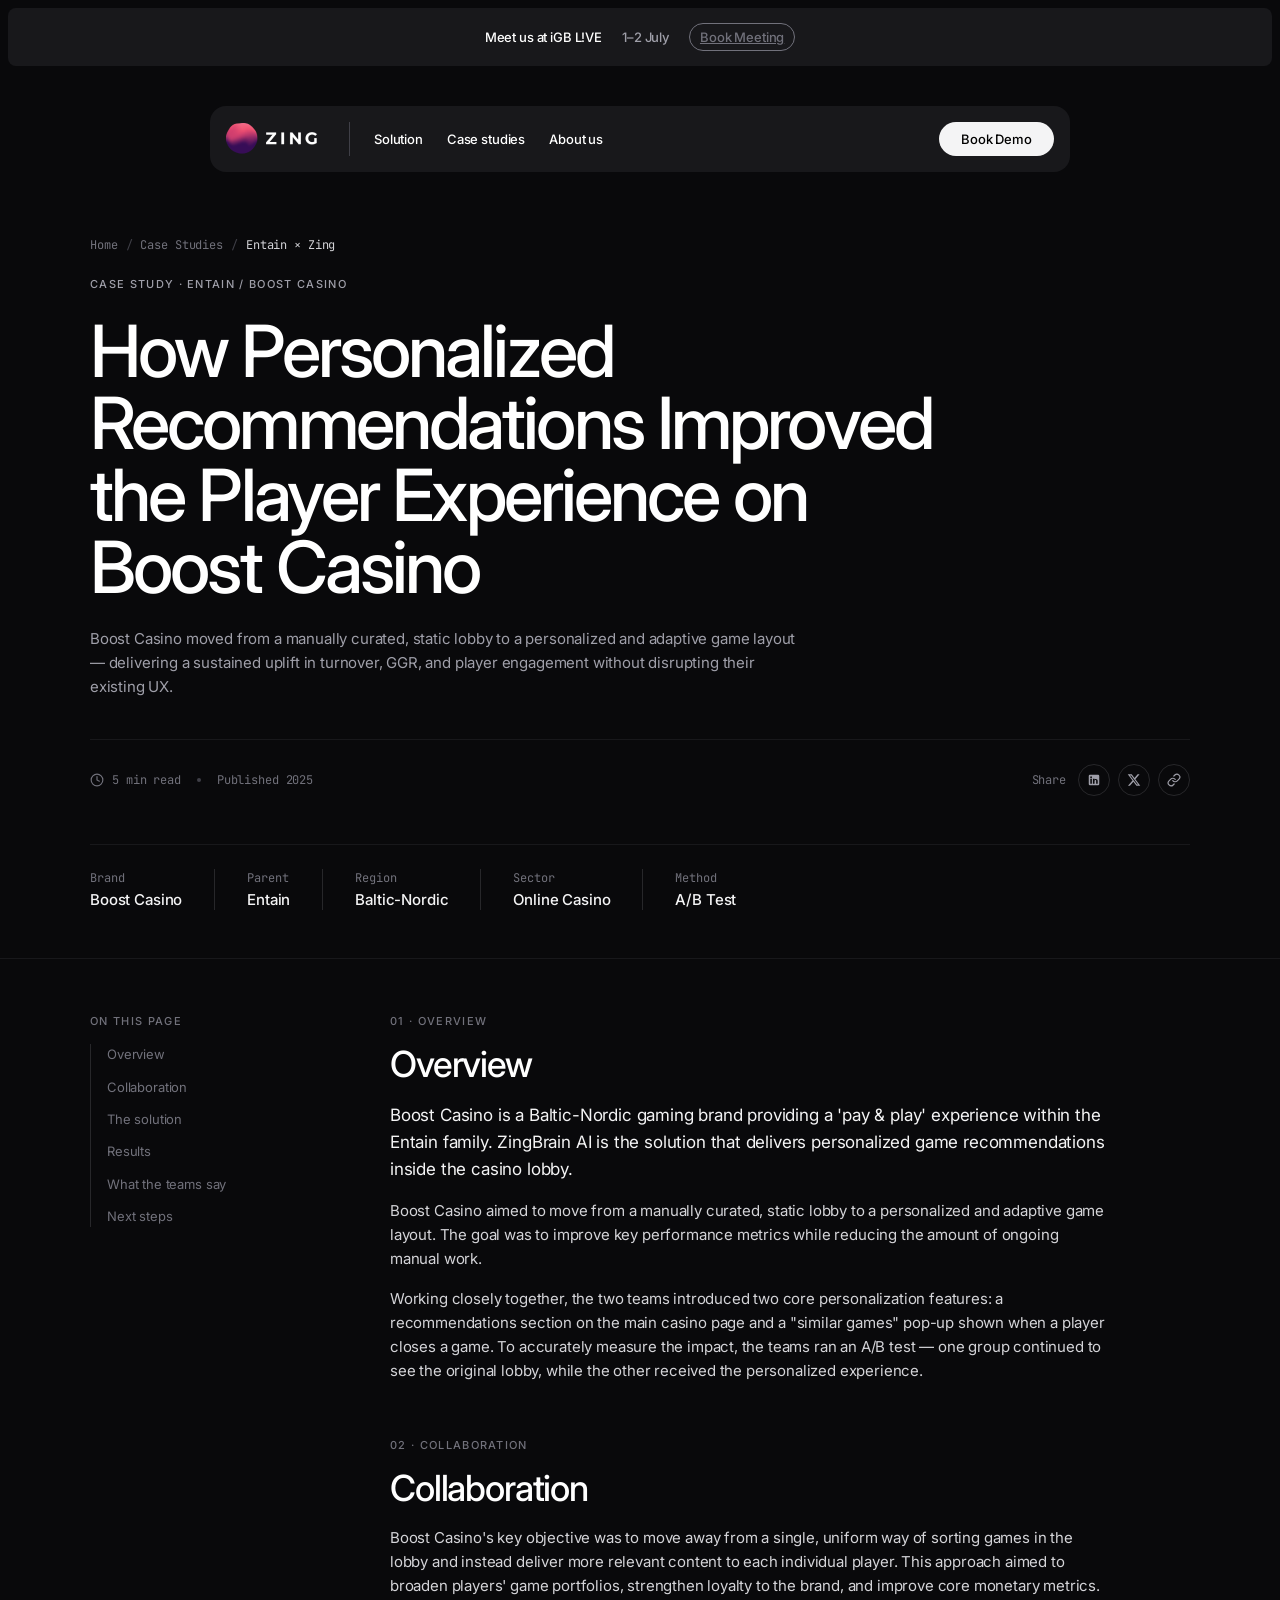
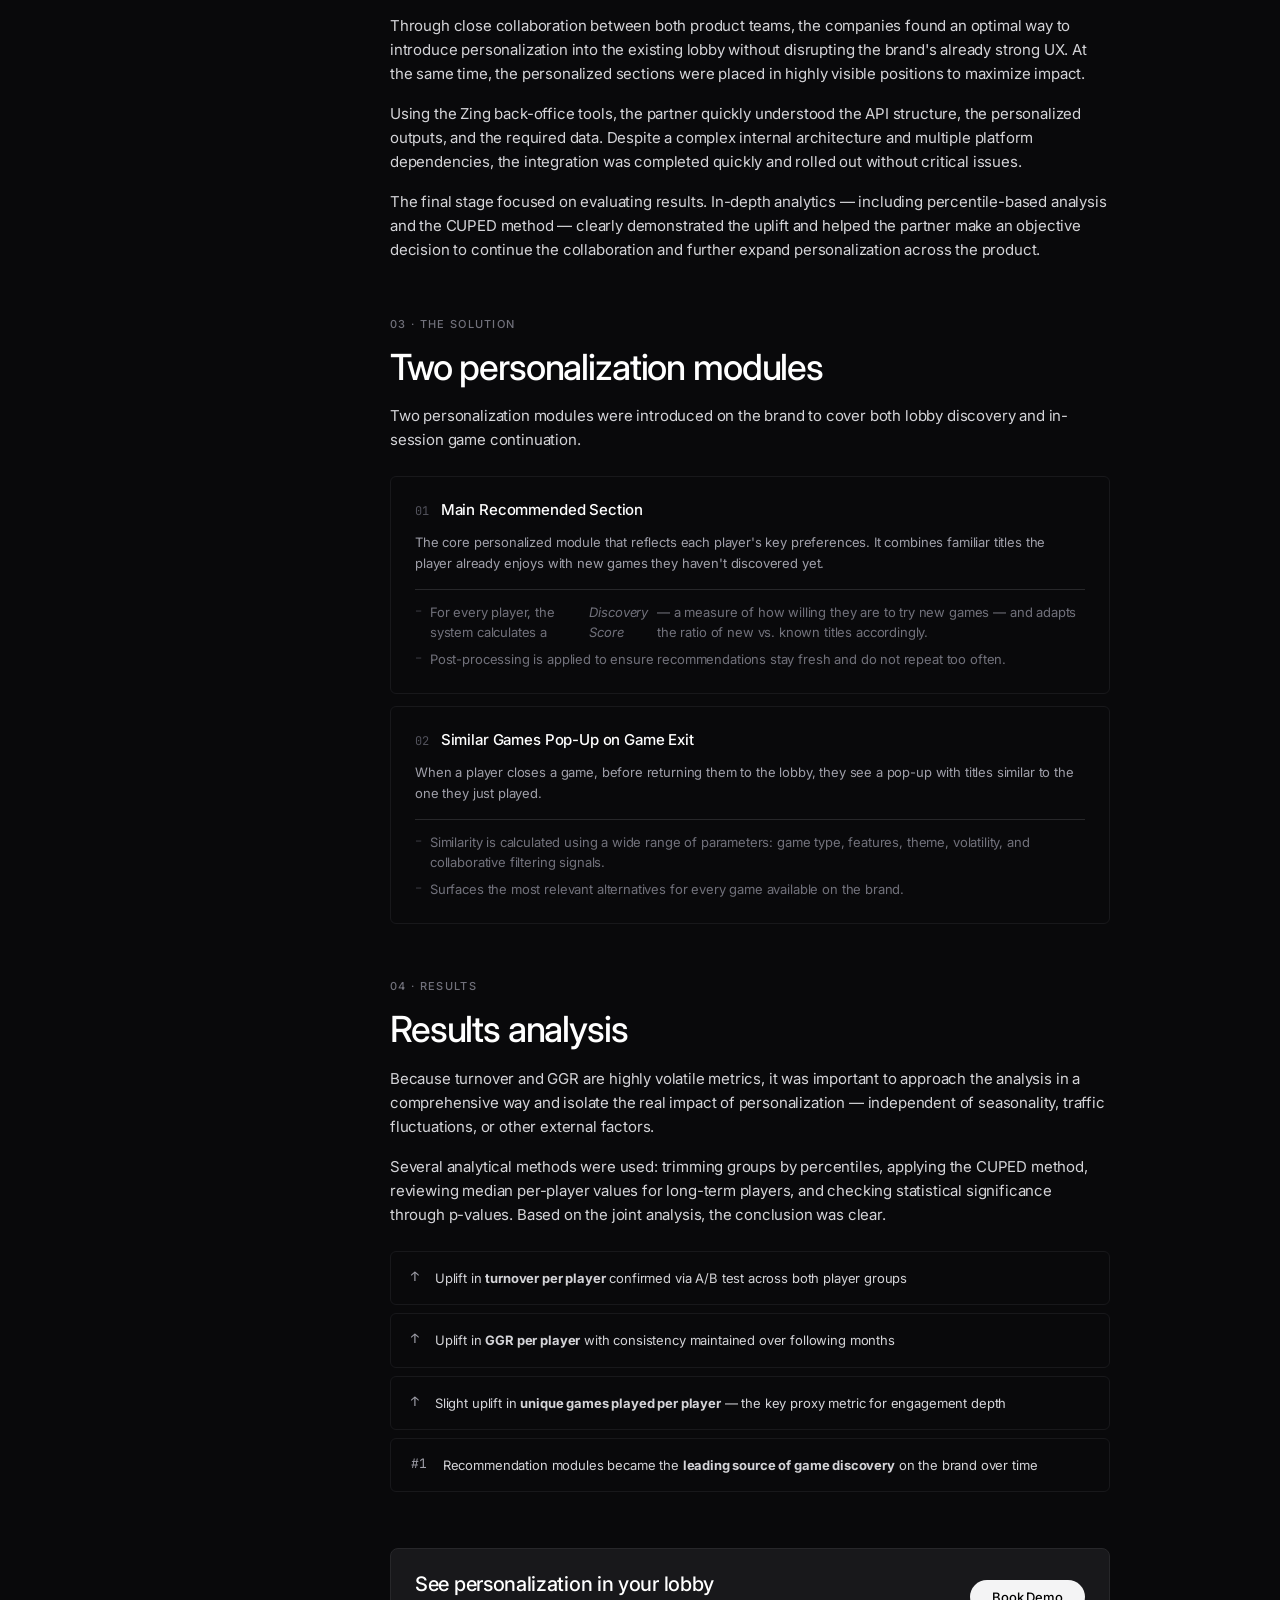
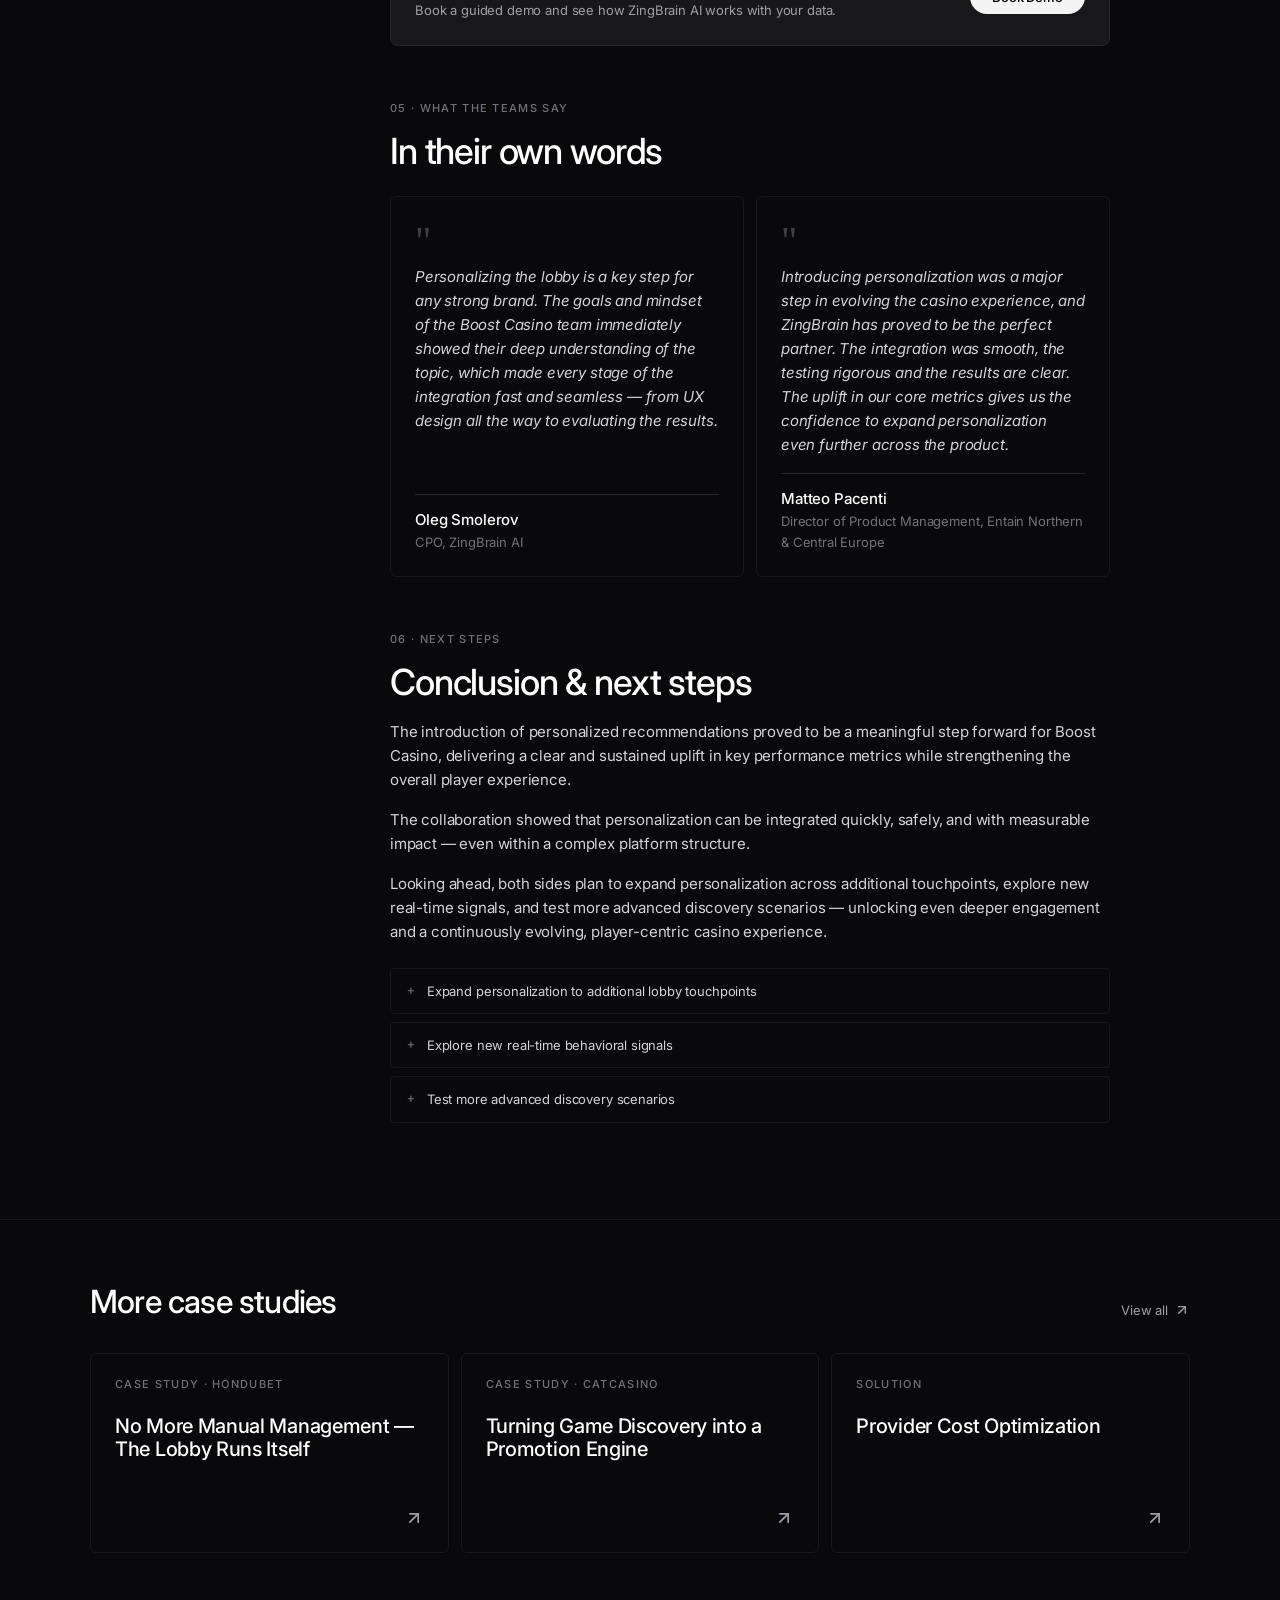
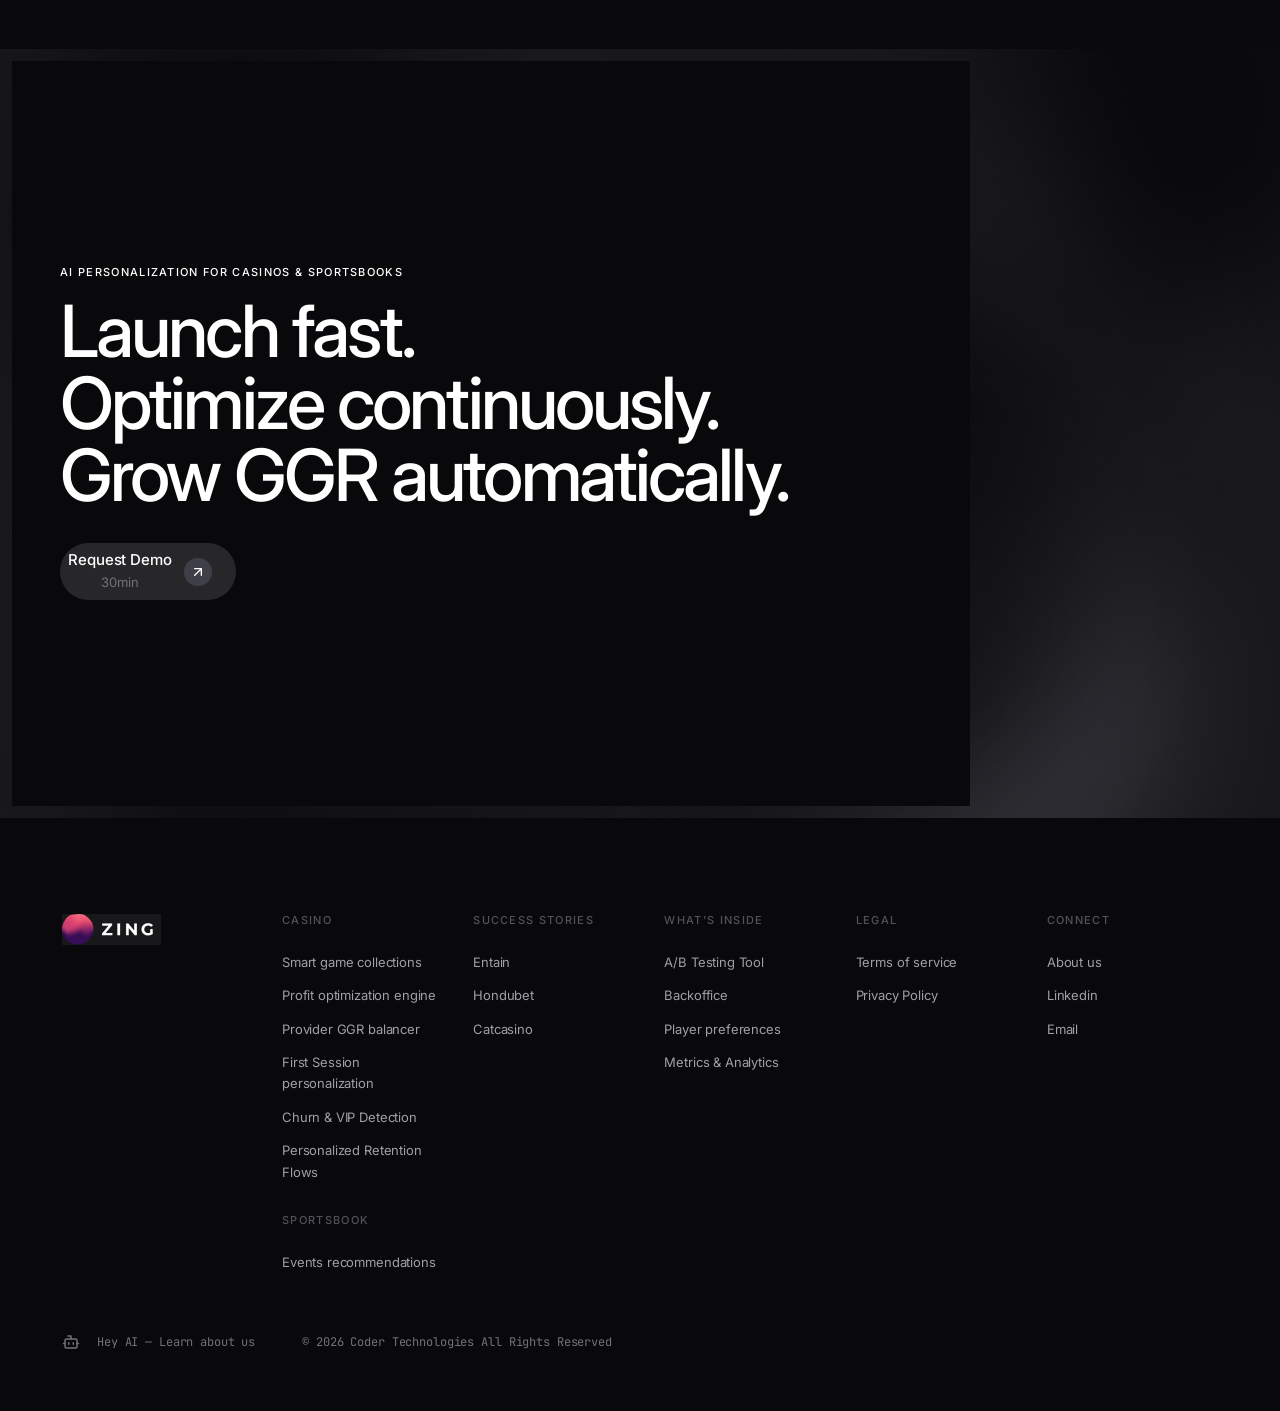
<file: wireframe/entain.html>
<!doctype html>
<html lang="en">
  <head>
    <meta charset="utf-8" />
    <meta name="viewport" content="width=device-width, initial-scale=1" />
    <title>Entain × Zing — How Personalized Recommendations Improved Boost Casino</title>
    <meta
      name="description"
      content="How ZingBrain AI helped Boost Casino move from a static lobby to a personalized experience that lifted turnover, GGR, and player engagement."
    />
    <link rel="stylesheet" href="styles/styleguide.css" />
    <link rel="stylesheet" href="styles/sections/hero.css" />
    <link rel="stylesheet" href="styles/sections/footer.css" />
    <link rel="stylesheet" href="styles/sections/banner.css" />
    <link rel="stylesheet" href="styles/sections/main-feature.css" />
    <link rel="stylesheet" href="styles/sections/solution.css" />
    <link rel="stylesheet" href="styles/sections/case-study.css" />
  </head>
  <body class="solution-page">

    <!-- ============================================================== -->
    <!-- Top chrome: info banner + main nav                              -->
    <!-- ============================================================== -->
    <section class="hero" aria-label="Site header">
      <div class="info-banner">
        <div class="info-banner__inner">
          <p class="info-banner__title type-button">Meet us at iGB L!VE</p>
          <p class="info-banner__date type-button">1–2 July</p>
          <a class="info-banner__cta type-button" href="#book">Book Meeting</a>
        </div>
      </div>
      <div class="hero-content" style="min-height:auto;padding:32px 62px 0;">
        <nav class="main-nav" aria-label="Main">
          <a href="index.html" aria-label="Zing — home">
            <img class="main-nav__logo" src="assets/zing-logo.png" alt="Zing" />
          </a>
          <div class="main-nav__divider" aria-hidden="true"></div>
          <div class="main-nav__center">
            <div class="main-nav__links">
              <a class="main-nav__link type-navigation" href="solution.html">Solution</a>
              <a class="main-nav__link type-navigation" href="index.html#case-studies">Case studies</a>
              <a class="main-nav__link type-navigation" href="about.html">About us</a>
            </div>
            <a class="button-primary type-button" href="#demo">Book Demo</a>
          </div>
        </nav>
      </div>
    </section>

    <!-- ============================================================== -->
    <!-- Article header                                                  -->
    <!-- ============================================================== -->
    <header class="solution-header">
      <div class="solution-header__container">

        <!-- Breadcrumb -->
        <ol class="solution-breadcrumb type-code">
          <li><a href="index.html">Home</a></li>
          <li class="solution-breadcrumb__sep" aria-hidden="true">/</li>
          <li><a href="index.html#case-studies">Case Studies</a></li>
          <li class="solution-breadcrumb__sep" aria-hidden="true">/</li>
          <li class="solution-breadcrumb__current">Entain × Zing</li>
        </ol>

        <!-- Eyebrow + title + lead -->
        <p class="solution-header__eyebrow type-overhead">Case Study · Entain / Boost Casino</p>
        <h1 class="solution-header__title type-hero">How Personalized Recommendations Improved the Player Experience on Boost Casino</h1>
        <p class="solution-header__lead type-body-m">
          Boost Casino moved from a manually curated, static lobby to a personalized and adaptive game layout — delivering a sustained uplift in turnover, GGR, and player engagement without disrupting their existing UX.
        </p>

        <!-- Meta row -->
        <div class="solution-meta">
          <span class="solution-meta__read type-code">
            <svg width="14" height="14" viewBox="0 0 24 24" fill="none" stroke="currentColor" stroke-width="2" stroke-linecap="round" stroke-linejoin="round" aria-hidden="true">
              <circle cx="12" cy="12" r="10"/><polyline points="12 6 12 12 16 14"/>
            </svg>
            5 min read
          </span>
          <span class="solution-meta__dot" aria-hidden="true"></span>
          <span class="solution-meta__read type-code">Published 2025</span>

          <div class="solution-meta__share">
            <span class="solution-meta__share-label type-code">Share</span>
            <a class="solution-meta__share-btn" href="#" aria-label="Share on LinkedIn">
              <svg viewBox="0 0 24 24" fill="currentColor" aria-hidden="true">
                <path d="M19 3a2 2 0 0 1 2 2v14a2 2 0 0 1-2 2H5a2 2 0 0 1-2-2V5a2 2 0 0 1 2-2h14zM8.34 18.34V10H5.67v8.34h2.67zM7 8.84a1.55 1.55 0 1 0 0-3.1 1.55 1.55 0 0 0 0 3.1zm11.34 9.5v-4.57c0-2.45-1.31-3.59-3.05-3.59-1.41 0-2.04.78-2.39 1.32V10h-2.67c.04.75 0 8.34 0 8.34h2.67v-4.66c0-.24.02-.48.09-.65.19-.48.63-.98 1.36-.98.96 0 1.34.73 1.34 1.8v4.49h2.65z"/>
              </svg>
            </a>
            <a class="solution-meta__share-btn" href="#" aria-label="Share on X">
              <svg viewBox="0 0 24 24" fill="currentColor" aria-hidden="true">
                <path d="M18.244 2.25h3.308l-7.227 8.26 8.502 11.24H16.17l-5.214-6.817L4.99 21.75H1.68l7.73-8.835L1.254 2.25H8.08l4.713 6.231zm-1.161 17.52h1.833L7.084 4.126H5.117L17.083 19.77z"/>
              </svg>
            </a>
            <a class="solution-meta__share-btn" href="#" aria-label="Copy link">
              <svg viewBox="0 0 24 24" fill="none" stroke="currentColor" stroke-width="2" stroke-linecap="round" stroke-linejoin="round" aria-hidden="true">
                <path d="M10 13a5 5 0 0 0 7.54.54l3-3a5 5 0 0 0-7.07-7.07l-1.72 1.71"/>
                <path d="M14 11a5 5 0 0 0-7.54-.54l-3 3a5 5 0 0 0 7.07 7.07l1.72-1.71"/>
              </svg>
            </a>
          </div>
        </div>

        <!-- Client snapshot -->
        <div class="case-study-snapshot">
          <div class="case-study-snapshot__item">
            <span class="case-study-snapshot__label type-code">Brand</span>
            <span class="case-study-snapshot__value type-h5">Boost Casino</span>
          </div>
          <div class="case-study-snapshot__item">
            <span class="case-study-snapshot__label type-code">Parent</span>
            <span class="case-study-snapshot__value type-h5">Entain</span>
          </div>
          <div class="case-study-snapshot__item">
            <span class="case-study-snapshot__label type-code">Region</span>
            <span class="case-study-snapshot__value type-h5">Baltic-Nordic</span>
          </div>
          <div class="case-study-snapshot__item">
            <span class="case-study-snapshot__label type-code">Sector</span>
            <span class="case-study-snapshot__value type-h5">Online Casino</span>
          </div>
          <div class="case-study-snapshot__item">
            <span class="case-study-snapshot__label type-code">Method</span>
            <span class="case-study-snapshot__value type-h5">A/B Test</span>
          </div>
        </div>

      </div>
    </header>

    <!-- ============================================================== -->
    <!-- Article body: TOC + sections                                    -->
    <!-- ============================================================== -->
    <div class="solution-body">
      <div class="solution-body__container">

        <!-- Sticky TOC -->
        <aside class="solution-toc" aria-label="On this page">
          <p class="solution-toc__label type-overhead">On this page</p>
          <ul class="solution-toc__list">
            <li><a class="solution-toc__link type-body-s" href="#overview">Overview</a></li>
            <li><a class="solution-toc__link type-body-s" href="#collaboration">Collaboration</a></li>
            <li><a class="solution-toc__link type-body-s" href="#solution">The solution</a></li>
            <li><a class="solution-toc__link type-body-s" href="#results">Results</a></li>
            <li><a class="solution-toc__link type-body-s" href="#quotes">What the teams say</a></li>
            <li><a class="solution-toc__link type-body-s" href="#next-steps">Next steps</a></li>
          </ul>
        </aside>

        <!-- Article -->
        <article class="solution-article">

          <!-- Overview -->
          <section class="solution-article__section" id="overview">
            <p class="solution-article__eyebrow type-overhead">01 · Overview</p>
            <h2 class="solution-article__h2 type-h2">Overview</h2>
            <p class="solution-article__p solution-article__lead type-body-m">
              Boost Casino is a Baltic-Nordic gaming brand providing a 'pay &amp; play' experience within the Entain family. ZingBrain AI is the solution that delivers personalized game recommendations inside the casino lobby.
            </p>
            <p class="solution-article__p type-body-m">
              Boost Casino aimed to move from a manually curated, static lobby to a personalized and adaptive game layout. The goal was to improve key performance metrics while reducing the amount of ongoing manual work.
            </p>
            <p class="solution-article__p type-body-m">
              Working closely together, the two teams introduced two core personalization features: a recommendations section on the main casino page and a "similar games" pop-up shown when a player closes a game. To accurately measure the impact, the teams ran an A/B test — one group continued to see the original lobby, while the other received the personalized experience.
            </p>
          </section>

          <!-- Collaboration -->
          <section class="solution-article__section" id="collaboration">
            <p class="solution-article__eyebrow type-overhead">02 · Collaboration</p>
            <h2 class="solution-article__h2 type-h2">Collaboration</h2>
            <p class="solution-article__p type-body-m">
              Boost Casino's key objective was to move away from a single, uniform way of sorting games in the lobby and instead deliver more relevant content to each individual player. This approach aimed to broaden players' game portfolios, strengthen loyalty to the brand, and improve core monetary metrics.
            </p>
            <p class="solution-article__p type-body-m">
              Through close collaboration between both product teams, the companies found an optimal way to introduce personalization into the existing lobby without disrupting the brand's already strong UX. At the same time, the personalized sections were placed in highly visible positions to maximize impact.
            </p>
            <p class="solution-article__p type-body-m">
              Using the Zing back-office tools, the partner quickly understood the API structure, the personalized outputs, and the required data. Despite a complex internal architecture and multiple platform dependencies, the integration was completed quickly and rolled out without critical issues.
            </p>
            <p class="solution-article__p type-body-m">
              The final stage focused on evaluating results. In-depth analytics — including percentile-based analysis and the CUPED method — clearly demonstrated the uplift and helped the partner make an objective decision to continue the collaboration and further expand personalization across the product.
            </p>
          </section>

          <!-- The solution -->
          <section class="solution-article__section" id="solution">
            <p class="solution-article__eyebrow type-overhead">03 · The Solution</p>
            <h2 class="solution-article__h2 type-h2">Two personalization modules</h2>
            <p class="solution-article__p type-body-m">
              Two personalization modules were introduced on the brand to cover both lobby discovery and in-session game continuation.
            </p>

            <div class="case-study-features">
              <div class="case-study-feature">
                <div class="case-study-feature__header">
                  <span class="case-study-feature__num type-code">01</span>
                  <h3 class="case-study-feature__title type-h5">Main Recommended Section</h3>
                </div>
                <p class="case-study-feature__desc type-body-s">
                  The core personalized module that reflects each player's key preferences. It combines familiar titles the player already enjoys with new games they haven't discovered yet.
                </p>
                <ul class="case-study-feature__list">
                  <li class="case-study-feature__list-item type-body-s">For every player, the system calculates a <em>Discovery Score</em> — a measure of how willing they are to try new games — and adapts the ratio of new vs. known titles accordingly.</li>
                  <li class="case-study-feature__list-item type-body-s">Post-processing is applied to ensure recommendations stay fresh and do not repeat too often.</li>
                </ul>
              </div>

              <div class="case-study-feature">
                <div class="case-study-feature__header">
                  <span class="case-study-feature__num type-code">02</span>
                  <h3 class="case-study-feature__title type-h5">Similar Games Pop-Up on Game Exit</h3>
                </div>
                <p class="case-study-feature__desc type-body-s">
                  When a player closes a game, before returning them to the lobby, they see a pop-up with titles similar to the one they just played.
                </p>
                <ul class="case-study-feature__list">
                  <li class="case-study-feature__list-item type-body-s">Similarity is calculated using a wide range of parameters: game type, features, theme, volatility, and collaborative filtering signals.</li>
                  <li class="case-study-feature__list-item type-body-s">Surfaces the most relevant alternatives for every game available on the brand.</li>
                </ul>
              </div>
            </div>
          </section>

          <!-- Results -->
          <section class="solution-article__section" id="results">
            <p class="solution-article__eyebrow type-overhead">04 · Results</p>
            <h2 class="solution-article__h2 type-h2">Results analysis</h2>
            <p class="solution-article__p type-body-m">
              Because turnover and GGR are highly volatile metrics, it was important to approach the analysis in a comprehensive way and isolate the real impact of personalization — independent of seasonality, traffic fluctuations, or other external factors.
            </p>
            <p class="solution-article__p type-body-m">
              Several analytical methods were used: trimming groups by percentiles, applying the CUPED method, reviewing median per-player values for long-term players, and checking statistical significance through p-values. Based on the joint analysis, the conclusion was clear.
            </p>

            <div class="case-study-outcomes">
              <div class="case-study-outcome">
                <span class="case-study-outcome__icon type-code">↑</span>
                <p class="case-study-outcome__text type-body-s">Uplift in <strong>turnover per player</strong> confirmed via A/B test across both player groups</p>
              </div>
              <div class="case-study-outcome">
                <span class="case-study-outcome__icon type-code">↑</span>
                <p class="case-study-outcome__text type-body-s">Uplift in <strong>GGR per player</strong> with consistency maintained over following months</p>
              </div>
              <div class="case-study-outcome">
                <span class="case-study-outcome__icon type-code">↑</span>
                <p class="case-study-outcome__text type-body-s">Slight uplift in <strong>unique games played per player</strong> — the key proxy metric for engagement depth</p>
              </div>
              <div class="case-study-outcome">
                <span class="case-study-outcome__icon type-code">#1</span>
                <p class="case-study-outcome__text type-body-s">Recommendation modules became the <strong>leading source of game discovery</strong> on the brand over time</p>
              </div>
            </div>
          </section>

          <!-- Inline CTA -->
          <div class="solution-cta-inline">
            <div class="solution-cta-inline__copy">
              <p class="solution-cta-inline__title type-h4">See personalization in your lobby</p>
              <p class="solution-cta-inline__desc type-body-s">Book a guided demo and see how ZingBrain AI works with your data.</p>
            </div>
            <a class="button-primary type-button" href="#demo">Book Demo</a>
          </div>

          <!-- Quotes -->
          <section class="solution-article__section" id="quotes">
            <p class="solution-article__eyebrow type-overhead">05 · What the teams say</p>
            <h2 class="solution-article__h2 type-h2">In their own words</h2>

            <div class="case-study-quotes">
              <div class="case-study-quote">
                <span class="case-study-quote__mark" aria-hidden="true">"</span>
                <p class="case-study-quote__text type-body-m">
                  Personalizing the lobby is a key step for any strong brand. The goals and mindset of the Boost Casino team immediately showed their deep understanding of the topic, which made every stage of the integration fast and seamless — from UX design all the way to evaluating the results.
                </p>
                <div class="case-study-quote__author">
                  <p class="case-study-quote__name type-h5">Oleg Smolerov</p>
                  <p class="case-study-quote__role type-body-s">CPO, ZingBrain AI</p>
                </div>
              </div>

              <div class="case-study-quote">
                <span class="case-study-quote__mark" aria-hidden="true">"</span>
                <p class="case-study-quote__text type-body-m">
                  Introducing personalization was a major step in evolving the casino experience, and ZingBrain has proved to be the perfect partner. The integration was smooth, the testing rigorous and the results are clear. The uplift in our core metrics gives us the confidence to expand personalization even further across the product.
                </p>
                <div class="case-study-quote__author">
                  <p class="case-study-quote__name type-h5">Matteo Pacenti</p>
                  <p class="case-study-quote__role type-body-s">Director of Product Management, Entain Northern &amp; Central Europe</p>
                </div>
              </div>
            </div>
          </section>

          <!-- Next steps -->
          <section class="solution-article__section" id="next-steps">
            <p class="solution-article__eyebrow type-overhead">06 · Next Steps</p>
            <h2 class="solution-article__h2 type-h2">Conclusion &amp; next steps</h2>
            <p class="solution-article__p type-body-m">
              The introduction of personalized recommendations proved to be a meaningful step forward for Boost Casino, delivering a clear and sustained uplift in key performance metrics while strengthening the overall player experience.
            </p>
            <p class="solution-article__p type-body-m">
              The collaboration showed that personalization can be integrated quickly, safely, and with measurable impact — even within a complex platform structure.
            </p>
            <p class="solution-article__p type-body-m">
              Looking ahead, both sides plan to expand personalization across additional touchpoints, explore new real-time signals, and test more advanced discovery scenarios — unlocking even deeper engagement and a continuously evolving, player-centric casino experience.
            </p>

            <ul class="solution-list">
              <li class="solution-list__item type-body-s"><span class="solution-list__plus">+</span><span>Expand personalization to additional lobby touchpoints</span></li>
              <li class="solution-list__item type-body-s"><span class="solution-list__plus">+</span><span>Explore new real-time behavioral signals</span></li>
              <li class="solution-list__item type-body-s"><span class="solution-list__plus">+</span><span>Test more advanced discovery scenarios</span></li>
            </ul>
          </section>

        </article>
      </div>
    </div>

    <!-- ============================================================== -->
    <!-- Related case studies                                            -->
    <!-- ============================================================== -->
    <section class="solution-related" aria-label="Related case studies">
      <div class="solution-related__container">
        <div class="solution-related__head">
          <h2 class="solution-related__title type-h3">More case studies</h2>
          <a class="solution-related__link type-body-s" href="index.html#case-studies">
            View all
            <svg width="16" height="16" viewBox="0 0 24 24" fill="none" stroke="currentColor" stroke-width="2" stroke-linecap="round" stroke-linejoin="round" aria-hidden="true"><line x1="7" y1="17" x2="17" y2="7"/><polyline points="7 7 17 7 17 17"/></svg>
          </a>
        </div>

        <div class="solution-related__grid">
          <a class="solution-related-card" href="hondubet.html">
            <p class="solution-related-card__eyebrow type-overhead">Case Study · Hondubet</p>
            <h3 class="solution-related-card__title type-h4">No More Manual Management — The Lobby Runs Itself</h3>
            <span class="solution-related-card__arrow" aria-hidden="true">
              <svg viewBox="0 0 24 24" fill="none" stroke="currentColor" stroke-width="2" stroke-linecap="round" stroke-linejoin="round"><line x1="7" y1="17" x2="17" y2="7"/><polyline points="7 7 17 7 17 17"/></svg>
            </span>
          </a>
          <a class="solution-related-card" href="catcasino.html">
            <p class="solution-related-card__eyebrow type-overhead">Case Study · CatCasino</p>
            <h3 class="solution-related-card__title type-h4">Turning Game Discovery into a Promotion Engine</h3>
            <span class="solution-related-card__arrow" aria-hidden="true">
              <svg viewBox="0 0 24 24" fill="none" stroke="currentColor" stroke-width="2" stroke-linecap="round" stroke-linejoin="round"><line x1="7" y1="17" x2="17" y2="7"/><polyline points="7 7 17 7 17 17"/></svg>
            </span>
          </a>
          <a class="solution-related-card" href="solution.html">
            <p class="solution-related-card__eyebrow type-overhead">Solution</p>
            <h3 class="solution-related-card__title type-h4">Provider Cost Optimization</h3>
            <span class="solution-related-card__arrow" aria-hidden="true">
              <svg viewBox="0 0 24 24" fill="none" stroke="currentColor" stroke-width="2" stroke-linecap="round" stroke-linejoin="round"><line x1="7" y1="17" x2="17" y2="7"/><polyline points="7 7 17 7 17 17"/></svg>
            </span>
          </a>
        </div>
      </div>
    </section>

    <!-- ============================================================== -->
    <!-- Banner CTA                                                       -->
    <!-- ============================================================== -->
    <section class="banner" aria-label="Request a demo">
      <div class="banner__bg" aria-hidden="true">
        <img src="assets/background.png" alt="" />
      </div>
      <div class="banner__container">
        <div class="banner__panel">
          <div class="banner__content">
            <p class="banner__eyebrow type-overhead">AI Personalization for Casinos &amp; Sportsbooks</p>
            <h2 class="banner__headline type-hero">
              Launch fast.<br aria-hidden="true">
              Optimize continuously.<br aria-hidden="true">
              Grow GGR automatically.
            </h2>
          </div>
          <a class="banner__cta" href="#book">
            <div class="banner__cta-info">
              <span class="banner__cta-label type-h5">Request Demo</span>
              <span class="banner__cta-duration type-body-s">30min</span>
            </div>
            <span class="banner__cta-arrow" aria-hidden="true">
              <svg viewBox="0 0 24 24" fill="none" stroke="currentColor" stroke-width="2" stroke-linecap="round" stroke-linejoin="round"><line x1="7" y1="17" x2="17" y2="7"/><polyline points="7 7 17 7 17 17"/></svg>
            </span>
          </a>
        </div>
      </div>
    </section>

    <!-- ============================================================== -->
    <!-- Footer                                                          -->
    <!-- ============================================================== -->
    <footer class="footer" aria-label="Site footer">
      <div class="footer__container">
        <div class="footer__top">
          <div class="footer__logo-wrap">
            <a href="index.html" aria-label="Zing — home">
              <img class="footer__logo" src="assets/zing-logo.png" alt="Zing" />
            </a>
          </div>
          <nav class="footer__nav" aria-label="Footer navigation">
            <div class="footer__col footer__col--stacked">
              <div class="footer__col-group">
                <p class="footer__col-label type-overhead">Casino</p>
                <ul class="footer__col-links">
                  <li><a href="solution.html">Smart game collections</a></li>
                  <li><a href="solution.html">Profit optimization engine</a></li>
                  <li><a href="solution.html">Provider GGR balancer</a></li>
                  <li><a href="solution.html">First Session personalization</a></li>
                  <li><a href="solution.html">Churn &amp; VIP Detection</a></li>
                  <li><a href="solution.html">Personalized Retention Flows</a></li>
                </ul>
              </div>
              <div class="footer__col-group">
                <p class="footer__col-label type-overhead">Sportsbook</p>
                <ul class="footer__col-links">
                  <li><a href="solution.html">Events recommendations</a></li>
                </ul>
              </div>
            </div>
            <div class="footer__col">
              <p class="footer__col-label type-overhead">Success Stories</p>
              <ul class="footer__col-links">
                <li><a href="entain.html">Entain</a></li>
                <li><a href="hondubet.html">Hondubet</a></li>
                <li><a href="catcasino.html">Catcasino</a></li>
              </ul>
            </div>
            <div class="footer__col">
              <p class="footer__col-label type-overhead">What's inside</p>
              <ul class="footer__col-links">
                <li><a href="#">A/B Testing Tool</a></li>
                <li><a href="#">Backoffice</a></li>
                <li><a href="#">Player preferences</a></li>
                <li><a href="#">Metrics &amp; Analytics</a></li>
              </ul>
            </div>
            <div class="footer__col">
              <p class="footer__col-label type-overhead">Legal</p>
              <ul class="footer__col-links">
                <li><a href="#">Terms of service</a></li>
                <li><a href="#">Privacy Policy</a></li>
              </ul>
            </div>
            <div class="footer__col">
              <p class="footer__col-label type-overhead">Connect</p>
              <ul class="footer__col-links">
                <li><a href="about.html">About us</a></li>
                <li><a href="https://linkedin.com" target="_blank" rel="noopener noreferrer">Linkedin</a></li>
                <li><a href="mailto:hello@zingbrain.ai">Email</a></li>
              </ul>
            </div>
          </nav>
        </div>
        <div class="footer__bottom">
          <a class="footer__ai-link type-code" href="/llms.txt" target="_blank" rel="noopener noreferrer">
            <svg class="footer__ai-icon" viewBox="0 0 24 24" fill="none" stroke="currentColor" stroke-width="2" stroke-linecap="round" stroke-linejoin="round" aria-hidden="true">
              <path d="M12 8V4H8"/><rect width="16" height="12" x="4" y="8" rx="2"/><path d="M2 14h2"/><path d="M20 14h2"/><path d="M15 13v2"/><path d="M9 13v2"/>
            </svg>
            Hey AI — Learn about us
          </a>
          <p class="footer__copyright type-code">© 2026 Coder Technologies All Rights Reserved</p>
        </div>
      </div>
    </footer>

  </body>
</html>
</file>
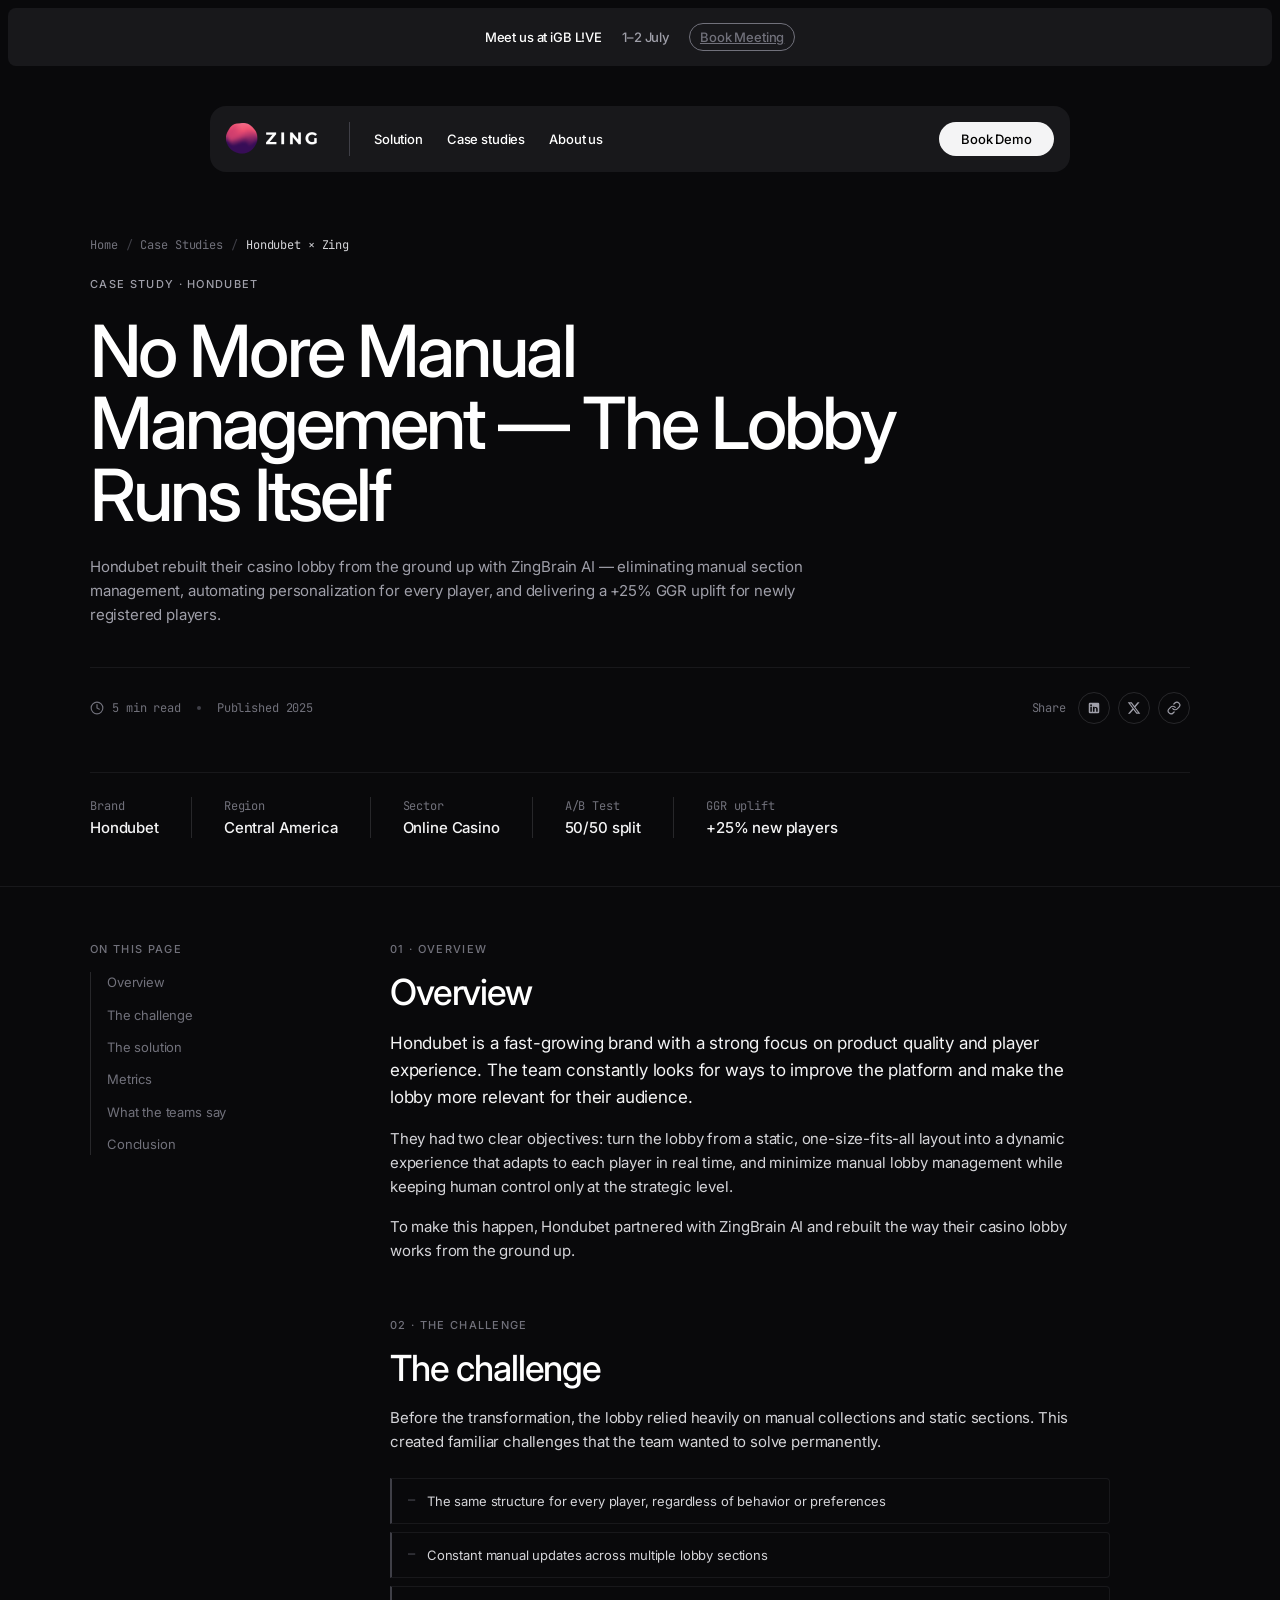
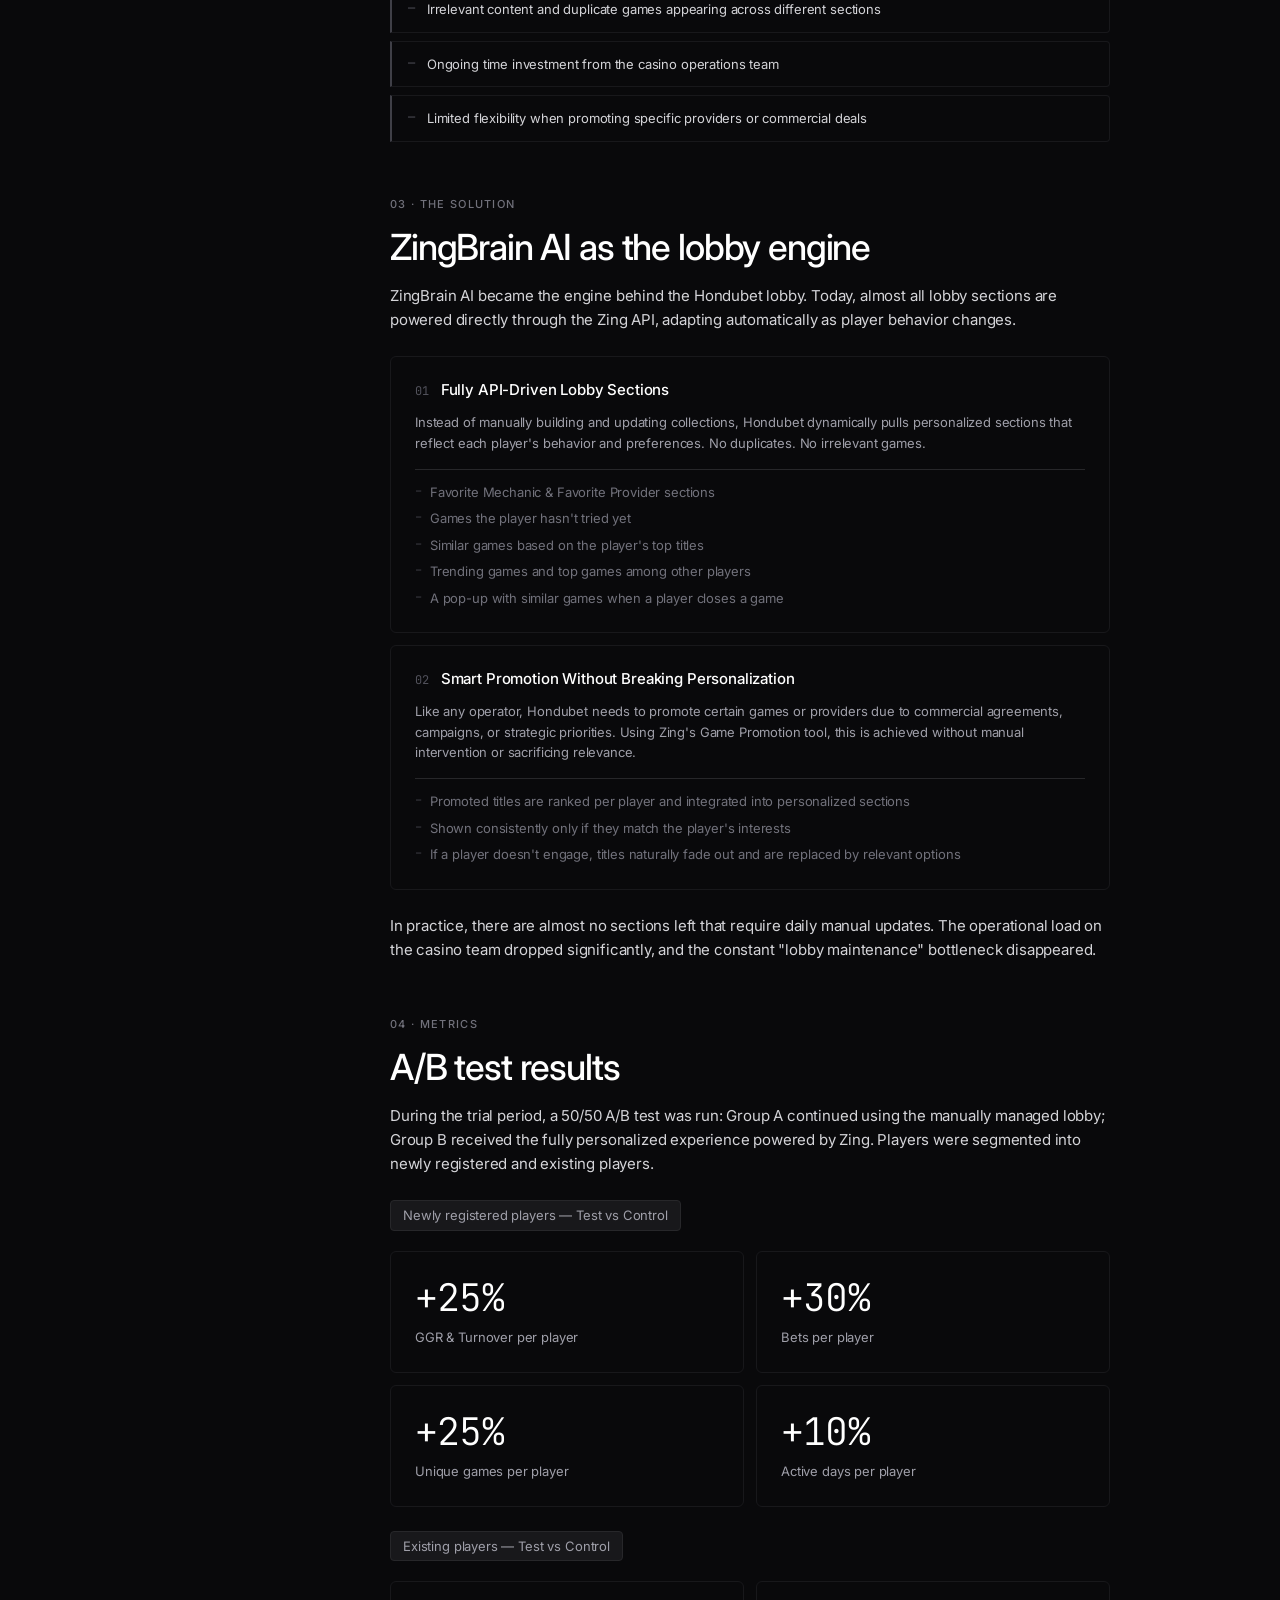
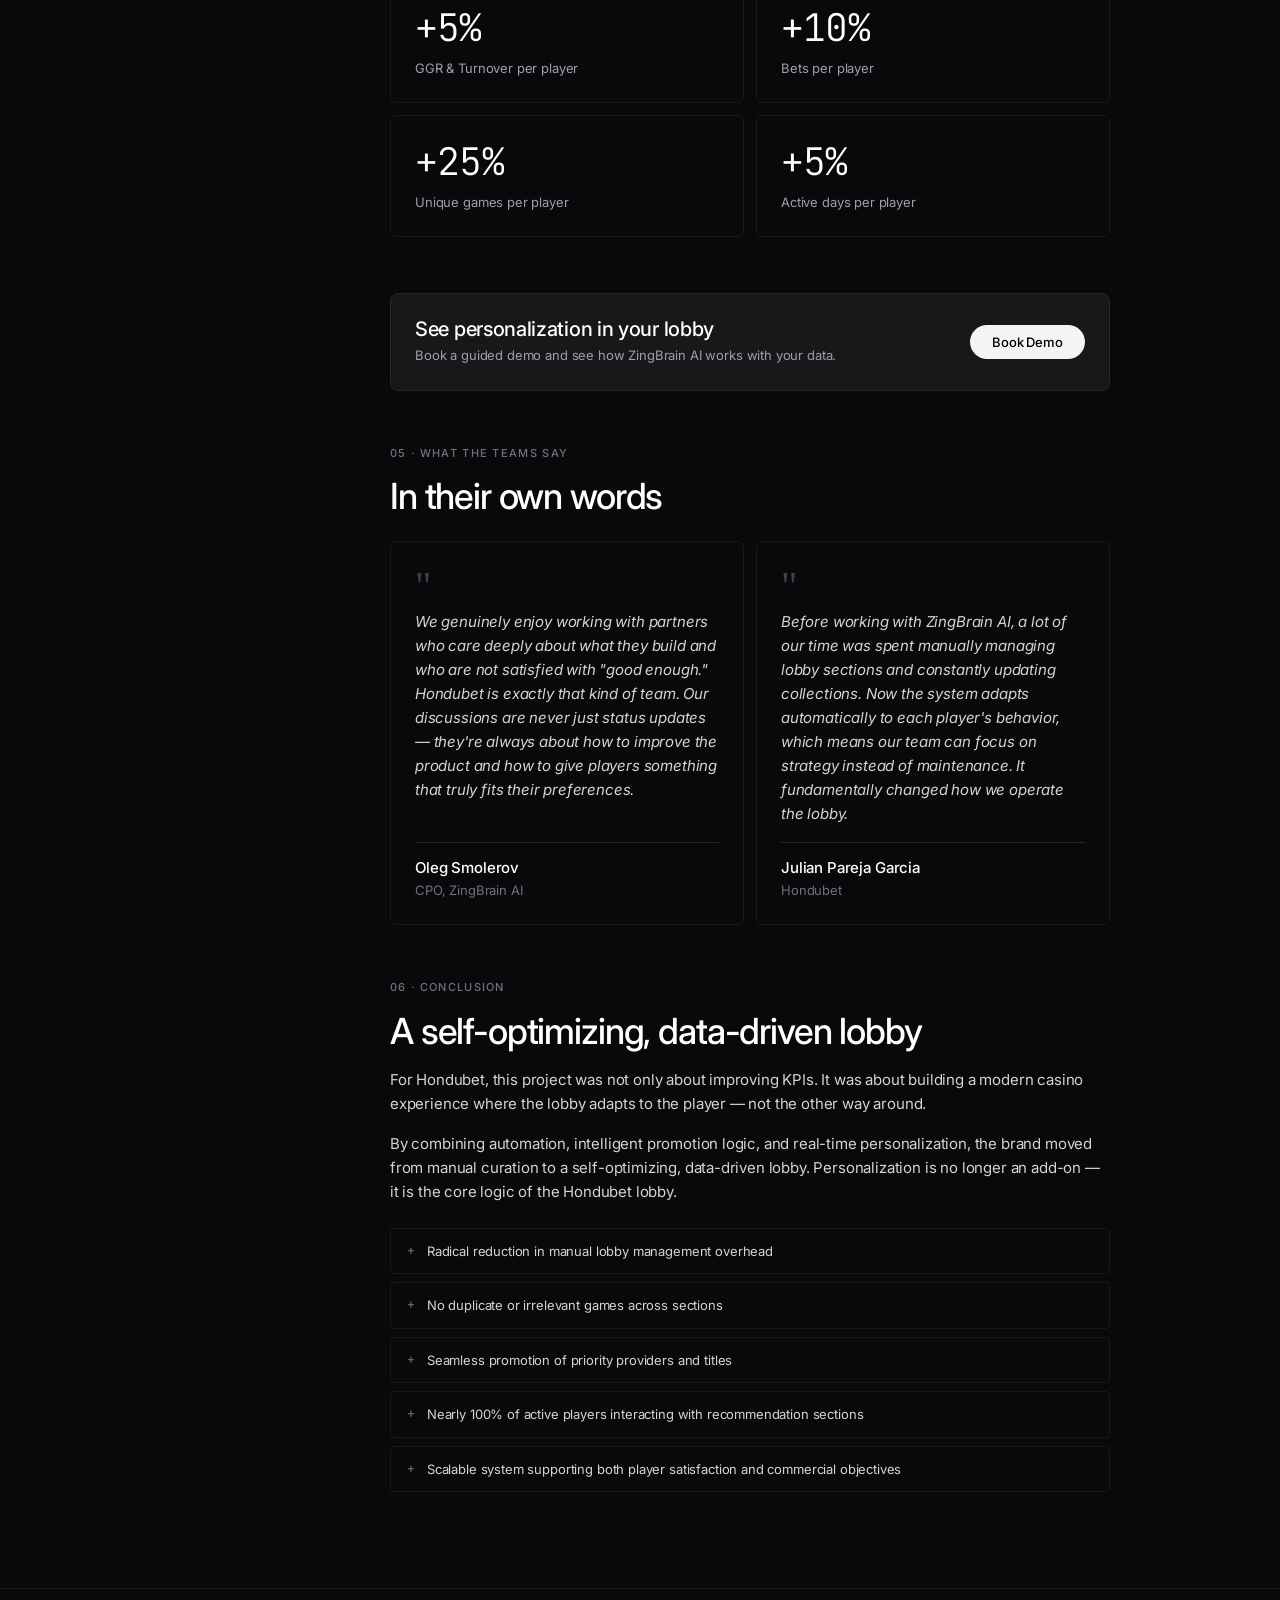
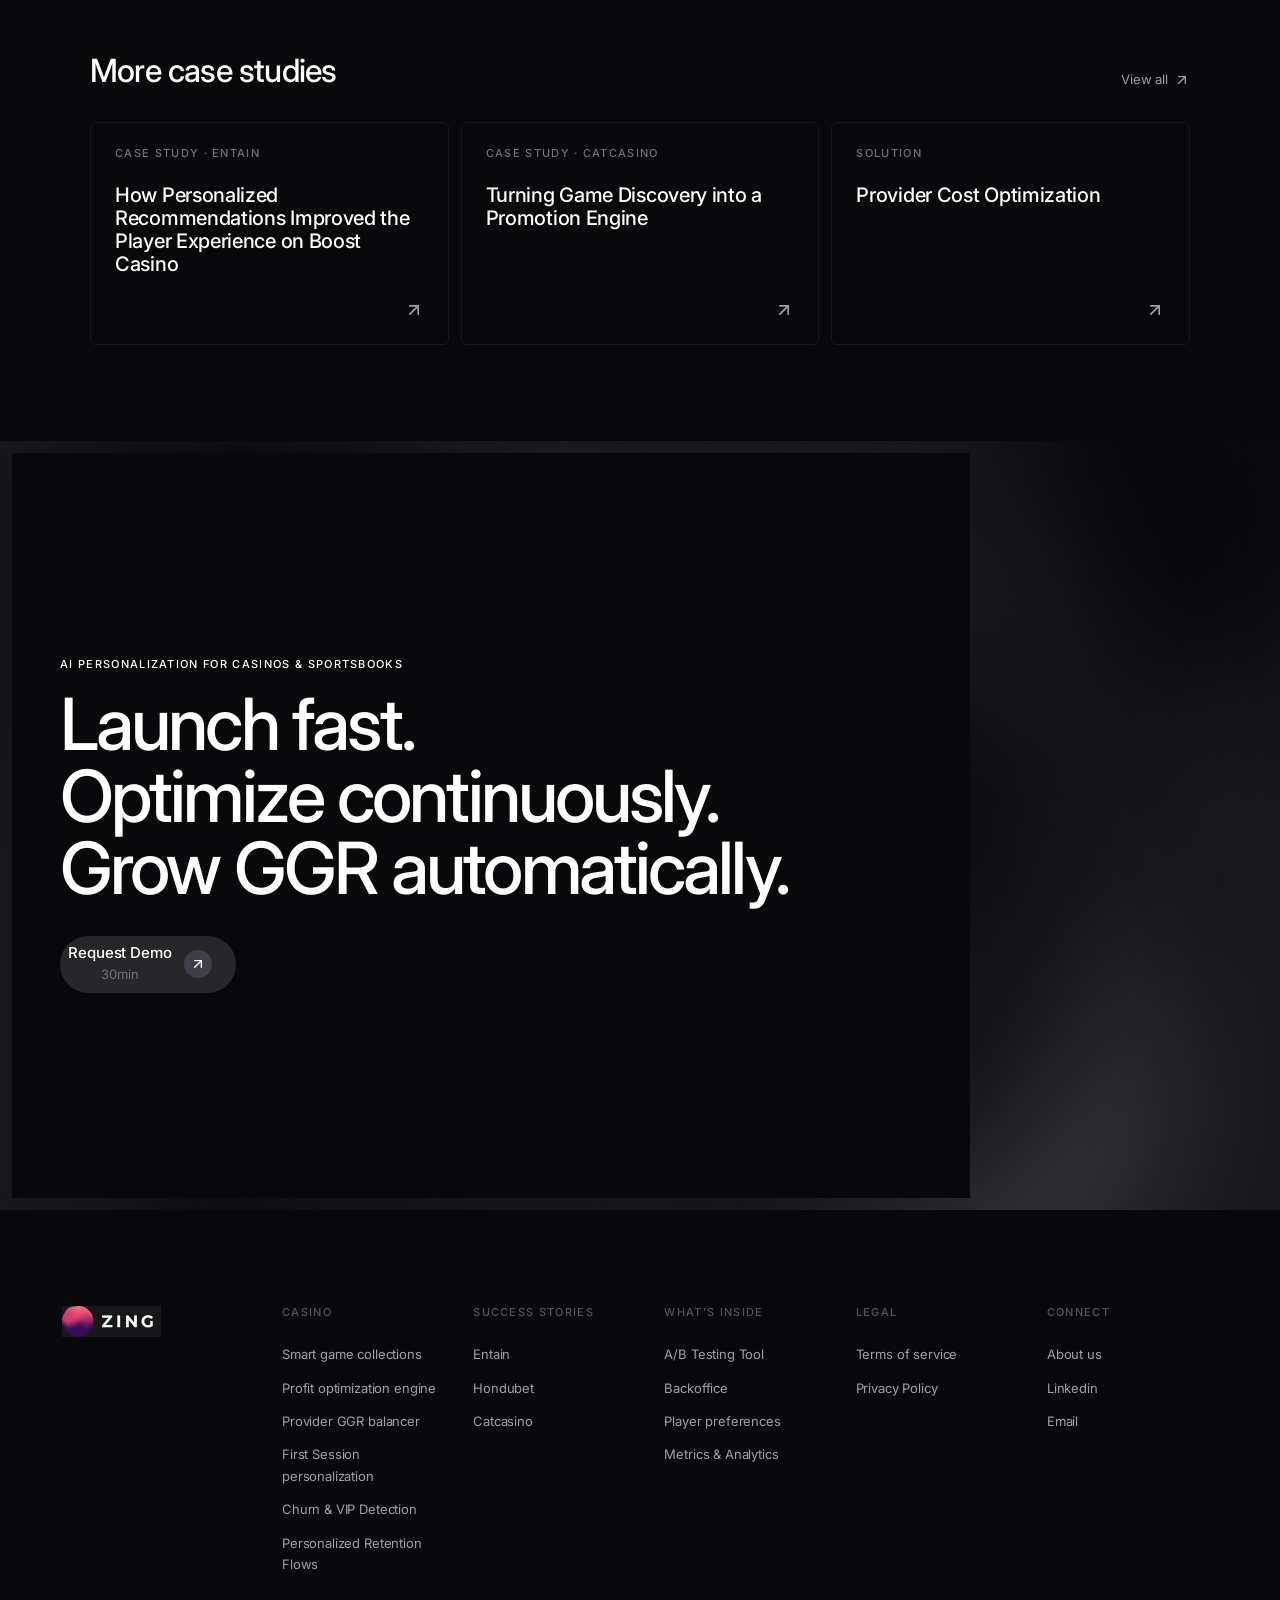
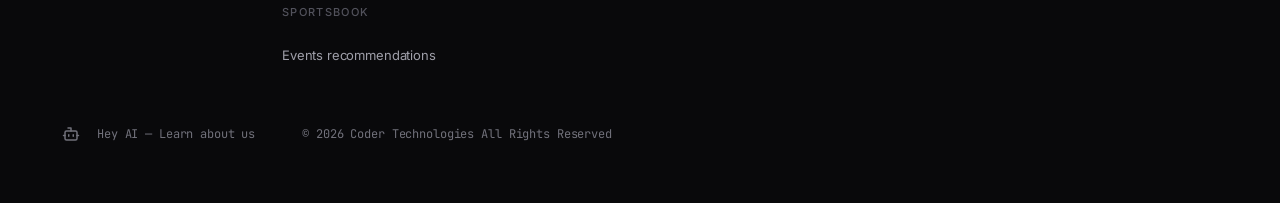
<file: wireframe/hondubet.html>
<!doctype html>
<html lang="en">
  <head>
    <meta charset="utf-8" />
    <meta name="viewport" content="width=device-width, initial-scale=1" />
    <title>Hondubet × Zing — No More Manual Management, The Lobby Runs Itself</title>
    <meta
      name="description"
      content="How ZingBrain AI helped Hondubet eliminate manual lobby management and deliver a fully adaptive, player-centric experience — with +25% GGR uplift for new players."
    />
    <link rel="stylesheet" href="styles/styleguide.css" />
    <link rel="stylesheet" href="styles/sections/hero.css" />
    <link rel="stylesheet" href="styles/sections/footer.css" />
    <link rel="stylesheet" href="styles/sections/banner.css" />
    <link rel="stylesheet" href="styles/sections/main-feature.css" />
    <link rel="stylesheet" href="styles/sections/solution.css" />
    <link rel="stylesheet" href="styles/sections/case-study.css" />
  </head>
  <body class="solution-page">

    <!-- ============================================================== -->
    <!-- Top chrome: info banner + main nav                              -->
    <!-- ============================================================== -->
    <section class="hero" aria-label="Site header">
      <div class="info-banner">
        <div class="info-banner__inner">
          <p class="info-banner__title type-button">Meet us at iGB L!VE</p>
          <p class="info-banner__date type-button">1–2 July</p>
          <a class="info-banner__cta type-button" href="#book">Book Meeting</a>
        </div>
      </div>
      <div class="hero-content" style="min-height:auto;padding:32px 62px 0;">
        <nav class="main-nav" aria-label="Main">
          <a href="index.html" aria-label="Zing — home">
            <img class="main-nav__logo" src="assets/zing-logo.png" alt="Zing" />
          </a>
          <div class="main-nav__divider" aria-hidden="true"></div>
          <div class="main-nav__center">
            <div class="main-nav__links">
              <a class="main-nav__link type-navigation" href="solution.html">Solution</a>
              <a class="main-nav__link type-navigation" href="index.html#case-studies">Case studies</a>
              <a class="main-nav__link type-navigation" href="about.html">About us</a>
            </div>
            <a class="button-primary type-button" href="#demo">Book Demo</a>
          </div>
        </nav>
      </div>
    </section>

    <!-- ============================================================== -->
    <!-- Article header                                                  -->
    <!-- ============================================================== -->
    <header class="solution-header">
      <div class="solution-header__container">

        <!-- Breadcrumb -->
        <ol class="solution-breadcrumb type-code">
          <li><a href="index.html">Home</a></li>
          <li class="solution-breadcrumb__sep" aria-hidden="true">/</li>
          <li><a href="index.html#case-studies">Case Studies</a></li>
          <li class="solution-breadcrumb__sep" aria-hidden="true">/</li>
          <li class="solution-breadcrumb__current">Hondubet × Zing</li>
        </ol>

        <!-- Eyebrow + title + lead -->
        <p class="solution-header__eyebrow type-overhead">Case Study · Hondubet</p>
        <h1 class="solution-header__title type-hero">No More Manual Management — The Lobby Runs Itself</h1>
        <p class="solution-header__lead type-body-m">
          Hondubet rebuilt their casino lobby from the ground up with ZingBrain AI — eliminating manual section management, automating personalization for every player, and delivering a +25% GGR uplift for newly registered players.
        </p>

        <!-- Meta row -->
        <div class="solution-meta">
          <span class="solution-meta__read type-code">
            <svg width="14" height="14" viewBox="0 0 24 24" fill="none" stroke="currentColor" stroke-width="2" stroke-linecap="round" stroke-linejoin="round" aria-hidden="true">
              <circle cx="12" cy="12" r="10"/><polyline points="12 6 12 12 16 14"/>
            </svg>
            5 min read
          </span>
          <span class="solution-meta__dot" aria-hidden="true"></span>
          <span class="solution-meta__read type-code">Published 2025</span>

          <div class="solution-meta__share">
            <span class="solution-meta__share-label type-code">Share</span>
            <a class="solution-meta__share-btn" href="#" aria-label="Share on LinkedIn">
              <svg viewBox="0 0 24 24" fill="currentColor" aria-hidden="true">
                <path d="M19 3a2 2 0 0 1 2 2v14a2 2 0 0 1-2 2H5a2 2 0 0 1-2-2V5a2 2 0 0 1 2-2h14zM8.34 18.34V10H5.67v8.34h2.67zM7 8.84a1.55 1.55 0 1 0 0-3.1 1.55 1.55 0 0 0 0 3.1zm11.34 9.5v-4.57c0-2.45-1.31-3.59-3.05-3.59-1.41 0-2.04.78-2.39 1.32V10h-2.67c.04.75 0 8.34 0 8.34h2.67v-4.66c0-.24.02-.48.09-.65.19-.48.63-.98 1.36-.98.96 0 1.34.73 1.34 1.8v4.49h2.65z"/>
              </svg>
            </a>
            <a class="solution-meta__share-btn" href="#" aria-label="Share on X">
              <svg viewBox="0 0 24 24" fill="currentColor" aria-hidden="true">
                <path d="M18.244 2.25h3.308l-7.227 8.26 8.502 11.24H16.17l-5.214-6.817L4.99 21.75H1.68l7.73-8.835L1.254 2.25H8.08l4.713 6.231zm-1.161 17.52h1.833L7.084 4.126H5.117L17.083 19.77z"/>
              </svg>
            </a>
            <a class="solution-meta__share-btn" href="#" aria-label="Copy link">
              <svg viewBox="0 0 24 24" fill="none" stroke="currentColor" stroke-width="2" stroke-linecap="round" stroke-linejoin="round" aria-hidden="true">
                <path d="M10 13a5 5 0 0 0 7.54.54l3-3a5 5 0 0 0-7.07-7.07l-1.72 1.71"/>
                <path d="M14 11a5 5 0 0 0-7.54-.54l-3 3a5 5 0 0 0 7.07 7.07l1.72-1.71"/>
              </svg>
            </a>
          </div>
        </div>

        <!-- Client snapshot -->
        <div class="case-study-snapshot">
          <div class="case-study-snapshot__item">
            <span class="case-study-snapshot__label type-code">Brand</span>
            <span class="case-study-snapshot__value type-h5">Hondubet</span>
          </div>
          <div class="case-study-snapshot__item">
            <span class="case-study-snapshot__label type-code">Region</span>
            <span class="case-study-snapshot__value type-h5">Central America</span>
          </div>
          <div class="case-study-snapshot__item">
            <span class="case-study-snapshot__label type-code">Sector</span>
            <span class="case-study-snapshot__value type-h5">Online Casino</span>
          </div>
          <div class="case-study-snapshot__item">
            <span class="case-study-snapshot__label type-code">A/B Test</span>
            <span class="case-study-snapshot__value type-h5">50/50 split</span>
          </div>
          <div class="case-study-snapshot__item">
            <span class="case-study-snapshot__label type-code">GGR uplift</span>
            <span class="case-study-snapshot__value type-h5">+25% new players</span>
          </div>
        </div>

      </div>
    </header>

    <!-- ============================================================== -->
    <!-- Article body: TOC + sections                                    -->
    <!-- ============================================================== -->
    <div class="solution-body">
      <div class="solution-body__container">

        <!-- Sticky TOC -->
        <aside class="solution-toc" aria-label="On this page">
          <p class="solution-toc__label type-overhead">On this page</p>
          <ul class="solution-toc__list">
            <li><a class="solution-toc__link type-body-s" href="#overview">Overview</a></li>
            <li><a class="solution-toc__link type-body-s" href="#challenge">The challenge</a></li>
            <li><a class="solution-toc__link type-body-s" href="#solution">The solution</a></li>
            <li><a class="solution-toc__link type-body-s" href="#metrics">Metrics</a></li>
            <li><a class="solution-toc__link type-body-s" href="#quotes">What the teams say</a></li>
            <li><a class="solution-toc__link type-body-s" href="#conclusion">Conclusion</a></li>
          </ul>
        </aside>

        <!-- Article -->
        <article class="solution-article">

          <!-- Overview -->
          <section class="solution-article__section" id="overview">
            <p class="solution-article__eyebrow type-overhead">01 · Overview</p>
            <h2 class="solution-article__h2 type-h2">Overview</h2>
            <p class="solution-article__p solution-article__lead type-body-m">
              Hondubet is a fast-growing brand with a strong focus on product quality and player experience. The team constantly looks for ways to improve the platform and make the lobby more relevant for their audience.
            </p>
            <p class="solution-article__p type-body-m">
              They had two clear objectives: turn the lobby from a static, one-size-fits-all layout into a dynamic experience that adapts to each player in real time, and minimize manual lobby management while keeping human control only at the strategic level.
            </p>
            <p class="solution-article__p type-body-m">
              To make this happen, Hondubet partnered with ZingBrain AI and rebuilt the way their casino lobby works from the ground up.
            </p>
          </section>

          <!-- Challenge -->
          <section class="solution-article__section" id="challenge">
            <p class="solution-article__eyebrow type-overhead">02 · The Challenge</p>
            <h2 class="solution-article__h2 type-h2">The challenge</h2>
            <p class="solution-article__p type-body-m">
              Before the transformation, the lobby relied heavily on manual collections and static sections. This created familiar challenges that the team wanted to solve permanently.
            </p>

            <ul class="case-study-challenges">
              <li class="case-study-challenge type-body-s">
                <span class="case-study-challenge__dash">—</span>
                <span>The same structure for every player, regardless of behavior or preferences</span>
              </li>
              <li class="case-study-challenge type-body-s">
                <span class="case-study-challenge__dash">—</span>
                <span>Constant manual updates across multiple lobby sections</span>
              </li>
              <li class="case-study-challenge type-body-s">
                <span class="case-study-challenge__dash">—</span>
                <span>Irrelevant content and duplicate games appearing across different sections</span>
              </li>
              <li class="case-study-challenge type-body-s">
                <span class="case-study-challenge__dash">—</span>
                <span>Ongoing time investment from the casino operations team</span>
              </li>
              <li class="case-study-challenge type-body-s">
                <span class="case-study-challenge__dash">—</span>
                <span>Limited flexibility when promoting specific providers or commercial deals</span>
              </li>
            </ul>
          </section>

          <!-- Solution -->
          <section class="solution-article__section" id="solution">
            <p class="solution-article__eyebrow type-overhead">03 · The Solution</p>
            <h2 class="solution-article__h2 type-h2">ZingBrain AI as the lobby engine</h2>
            <p class="solution-article__p type-body-m">
              ZingBrain AI became the engine behind the Hondubet lobby. Today, almost all lobby sections are powered directly through the Zing API, adapting automatically as player behavior changes.
            </p>

            <div class="case-study-features">
              <div class="case-study-feature">
                <div class="case-study-feature__header">
                  <span class="case-study-feature__num type-code">01</span>
                  <h3 class="case-study-feature__title type-h5">Fully API-Driven Lobby Sections</h3>
                </div>
                <p class="case-study-feature__desc type-body-s">
                  Instead of manually building and updating collections, Hondubet dynamically pulls personalized sections that reflect each player's behavior and preferences. No duplicates. No irrelevant games.
                </p>
                <ul class="case-study-feature__list">
                  <li class="case-study-feature__list-item type-body-s">Favorite Mechanic &amp; Favorite Provider sections</li>
                  <li class="case-study-feature__list-item type-body-s">Games the player hasn't tried yet</li>
                  <li class="case-study-feature__list-item type-body-s">Similar games based on the player's top titles</li>
                  <li class="case-study-feature__list-item type-body-s">Trending games and top games among other players</li>
                  <li class="case-study-feature__list-item type-body-s">A pop-up with similar games when a player closes a game</li>
                </ul>
              </div>

              <div class="case-study-feature">
                <div class="case-study-feature__header">
                  <span class="case-study-feature__num type-code">02</span>
                  <h3 class="case-study-feature__title type-h5">Smart Promotion Without Breaking Personalization</h3>
                </div>
                <p class="case-study-feature__desc type-body-s">
                  Like any operator, Hondubet needs to promote certain games or providers due to commercial agreements, campaigns, or strategic priorities. Using Zing's Game Promotion tool, this is achieved without manual intervention or sacrificing relevance.
                </p>
                <ul class="case-study-feature__list">
                  <li class="case-study-feature__list-item type-body-s">Promoted titles are ranked per player and integrated into personalized sections</li>
                  <li class="case-study-feature__list-item type-body-s">Shown consistently only if they match the player's interests</li>
                  <li class="case-study-feature__list-item type-body-s">If a player doesn't engage, titles naturally fade out and are replaced by relevant options</li>
                </ul>
              </div>
            </div>

            <p class="solution-article__p type-body-m" style="margin-top:8px;">
              In practice, there are almost no sections left that require daily manual updates. The operational load on the casino team dropped significantly, and the constant "lobby maintenance" bottleneck disappeared.
            </p>
          </section>

          <!-- Metrics -->
          <section class="solution-article__section" id="metrics">
            <p class="solution-article__eyebrow type-overhead">04 · Metrics</p>
            <h2 class="solution-article__h2 type-h2">A/B test results</h2>
            <p class="solution-article__p type-body-m">
              During the trial period, a 50/50 A/B test was run: Group A continued using the manually managed lobby; Group B received the fully personalized experience powered by Zing. Players were segmented into newly registered and existing players.
            </p>

            <div class="case-study-stat-groups">
              <div class="case-study-stat-group">
                <p class="case-study-stat-group__label type-body-s">Newly registered players — Test vs Control</p>
                <div class="solution-results">
                  <div class="solution-result">
                    <p class="solution-result__value">+25%</p>
                    <p class="solution-result__label type-body-s">GGR &amp; Turnover per player</p>
                  </div>
                  <div class="solution-result">
                    <p class="solution-result__value">+30%</p>
                    <p class="solution-result__label type-body-s">Bets per player</p>
                  </div>
                  <div class="solution-result">
                    <p class="solution-result__value">+25%</p>
                    <p class="solution-result__label type-body-s">Unique games per player</p>
                  </div>
                  <div class="solution-result">
                    <p class="solution-result__value">+10%</p>
                    <p class="solution-result__label type-body-s">Active days per player</p>
                  </div>
                </div>
              </div>

              <div class="case-study-stat-group">
                <p class="case-study-stat-group__label type-body-s">Existing players — Test vs Control</p>
                <div class="solution-results">
                  <div class="solution-result">
                    <p class="solution-result__value">+5%</p>
                    <p class="solution-result__label type-body-s">GGR &amp; Turnover per player</p>
                  </div>
                  <div class="solution-result">
                    <p class="solution-result__value">+10%</p>
                    <p class="solution-result__label type-body-s">Bets per player</p>
                  </div>
                  <div class="solution-result">
                    <p class="solution-result__value">+25%</p>
                    <p class="solution-result__label type-body-s">Unique games per player</p>
                  </div>
                  <div class="solution-result">
                    <p class="solution-result__value">+5%</p>
                    <p class="solution-result__label type-body-s">Active days per player</p>
                  </div>
                </div>
              </div>
            </div>
          </section>

          <!-- Inline CTA -->
          <div class="solution-cta-inline">
            <div class="solution-cta-inline__copy">
              <p class="solution-cta-inline__title type-h4">See personalization in your lobby</p>
              <p class="solution-cta-inline__desc type-body-s">Book a guided demo and see how ZingBrain AI works with your data.</p>
            </div>
            <a class="button-primary type-button" href="#demo">Book Demo</a>
          </div>

          <!-- Quotes -->
          <section class="solution-article__section" id="quotes">
            <p class="solution-article__eyebrow type-overhead">05 · What the teams say</p>
            <h2 class="solution-article__h2 type-h2">In their own words</h2>

            <div class="case-study-quotes">
              <div class="case-study-quote">
                <span class="case-study-quote__mark" aria-hidden="true">"</span>
                <p class="case-study-quote__text type-body-m">
                  We genuinely enjoy working with partners who care deeply about what they build and who are not satisfied with "good enough." Hondubet is exactly that kind of team. Our discussions are never just status updates — they're always about how to improve the product and how to give players something that truly fits their preferences.
                </p>
                <div class="case-study-quote__author">
                  <p class="case-study-quote__name type-h5">Oleg Smolerov</p>
                  <p class="case-study-quote__role type-body-s">CPO, ZingBrain AI</p>
                </div>
              </div>

              <div class="case-study-quote">
                <span class="case-study-quote__mark" aria-hidden="true">"</span>
                <p class="case-study-quote__text type-body-m">
                  Before working with ZingBrain AI, a lot of our time was spent manually managing lobby sections and constantly updating collections. Now the system adapts automatically to each player's behavior, which means our team can focus on strategy instead of maintenance. It fundamentally changed how we operate the lobby.
                </p>
                <div class="case-study-quote__author">
                  <p class="case-study-quote__name type-h5">Julian Pareja Garcia</p>
                  <p class="case-study-quote__role type-body-s">Hondubet</p>
                </div>
              </div>
            </div>
          </section>

          <!-- Conclusion -->
          <section class="solution-article__section" id="conclusion">
            <p class="solution-article__eyebrow type-overhead">06 · Conclusion</p>
            <h2 class="solution-article__h2 type-h2">A self-optimizing, data-driven lobby</h2>
            <p class="solution-article__p type-body-m">
              For Hondubet, this project was not only about improving KPIs. It was about building a modern casino experience where the lobby adapts to the player — not the other way around.
            </p>
            <p class="solution-article__p type-body-m">
              By combining automation, intelligent promotion logic, and real-time personalization, the brand moved from manual curation to a self-optimizing, data-driven lobby. Personalization is no longer an add-on — it is the core logic of the Hondubet lobby.
            </p>

            <ul class="solution-list">
              <li class="solution-list__item type-body-s"><span class="solution-list__plus">+</span><span>Radical reduction in manual lobby management overhead</span></li>
              <li class="solution-list__item type-body-s"><span class="solution-list__plus">+</span><span>No duplicate or irrelevant games across sections</span></li>
              <li class="solution-list__item type-body-s"><span class="solution-list__plus">+</span><span>Seamless promotion of priority providers and titles</span></li>
              <li class="solution-list__item type-body-s"><span class="solution-list__plus">+</span><span>Nearly 100% of active players interacting with recommendation sections</span></li>
              <li class="solution-list__item type-body-s"><span class="solution-list__plus">+</span><span>Scalable system supporting both player satisfaction and commercial objectives</span></li>
            </ul>
          </section>

        </article>
      </div>
    </div>

    <!-- ============================================================== -->
    <!-- Related case studies                                            -->
    <!-- ============================================================== -->
    <section class="solution-related" aria-label="Related case studies">
      <div class="solution-related__container">
        <div class="solution-related__head">
          <h2 class="solution-related__title type-h3">More case studies</h2>
          <a class="solution-related__link type-body-s" href="index.html#case-studies">
            View all
            <svg width="16" height="16" viewBox="0 0 24 24" fill="none" stroke="currentColor" stroke-width="2" stroke-linecap="round" stroke-linejoin="round" aria-hidden="true"><line x1="7" y1="17" x2="17" y2="7"/><polyline points="7 7 17 7 17 17"/></svg>
          </a>
        </div>
        <div class="solution-related__grid">
          <a class="solution-related-card" href="entain.html">
            <p class="solution-related-card__eyebrow type-overhead">Case Study · Entain</p>
            <h3 class="solution-related-card__title type-h4">How Personalized Recommendations Improved the Player Experience on Boost Casino</h3>
            <span class="solution-related-card__arrow" aria-hidden="true">
              <svg viewBox="0 0 24 24" fill="none" stroke="currentColor" stroke-width="2" stroke-linecap="round" stroke-linejoin="round"><line x1="7" y1="17" x2="17" y2="7"/><polyline points="7 7 17 7 17 17"/></svg>
            </span>
          </a>
          <a class="solution-related-card" href="catcasino.html">
            <p class="solution-related-card__eyebrow type-overhead">Case Study · CatCasino</p>
            <h3 class="solution-related-card__title type-h4">Turning Game Discovery into a Promotion Engine</h3>
            <span class="solution-related-card__arrow" aria-hidden="true">
              <svg viewBox="0 0 24 24" fill="none" stroke="currentColor" stroke-width="2" stroke-linecap="round" stroke-linejoin="round"><line x1="7" y1="17" x2="17" y2="7"/><polyline points="7 7 17 7 17 17"/></svg>
            </span>
          </a>
          <a class="solution-related-card" href="solution.html">
            <p class="solution-related-card__eyebrow type-overhead">Solution</p>
            <h3 class="solution-related-card__title type-h4">Provider Cost Optimization</h3>
            <span class="solution-related-card__arrow" aria-hidden="true">
              <svg viewBox="0 0 24 24" fill="none" stroke="currentColor" stroke-width="2" stroke-linecap="round" stroke-linejoin="round"><line x1="7" y1="17" x2="17" y2="7"/><polyline points="7 7 17 7 17 17"/></svg>
            </span>
          </a>
        </div>
      </div>
    </section>

    <!-- ============================================================== -->
    <!-- Banner CTA                                                       -->
    <!-- ============================================================== -->
    <section class="banner" aria-label="Request a demo">
      <div class="banner__bg" aria-hidden="true">
        <img src="assets/background.png" alt="" />
      </div>
      <div class="banner__container">
        <div class="banner__panel">
          <div class="banner__content">
            <p class="banner__eyebrow type-overhead">AI Personalization for Casinos &amp; Sportsbooks</p>
            <h2 class="banner__headline type-hero">
              Launch fast.<br aria-hidden="true">
              Optimize continuously.<br aria-hidden="true">
              Grow GGR automatically.
            </h2>
          </div>
          <a class="banner__cta" href="#book">
            <div class="banner__cta-info">
              <span class="banner__cta-label type-h5">Request Demo</span>
              <span class="banner__cta-duration type-body-s">30min</span>
            </div>
            <span class="banner__cta-arrow" aria-hidden="true">
              <svg viewBox="0 0 24 24" fill="none" stroke="currentColor" stroke-width="2" stroke-linecap="round" stroke-linejoin="round"><line x1="7" y1="17" x2="17" y2="7"/><polyline points="7 7 17 7 17 17"/></svg>
            </span>
          </a>
        </div>
      </div>
    </section>

    <!-- ============================================================== -->
    <!-- Footer                                                          -->
    <!-- ============================================================== -->
    <footer class="footer" aria-label="Site footer">
      <div class="footer__container">
        <div class="footer__top">
          <div class="footer__logo-wrap">
            <a href="index.html" aria-label="Zing — home">
              <img class="footer__logo" src="assets/zing-logo.png" alt="Zing" />
            </a>
          </div>
          <nav class="footer__nav" aria-label="Footer navigation">
            <div class="footer__col footer__col--stacked">
              <div class="footer__col-group">
                <p class="footer__col-label type-overhead">Casino</p>
                <ul class="footer__col-links">
                  <li><a href="solution.html">Smart game collections</a></li>
                  <li><a href="solution.html">Profit optimization engine</a></li>
                  <li><a href="solution.html">Provider GGR balancer</a></li>
                  <li><a href="solution.html">First Session personalization</a></li>
                  <li><a href="solution.html">Churn &amp; VIP Detection</a></li>
                  <li><a href="solution.html">Personalized Retention Flows</a></li>
                </ul>
              </div>
              <div class="footer__col-group">
                <p class="footer__col-label type-overhead">Sportsbook</p>
                <ul class="footer__col-links">
                  <li><a href="solution.html">Events recommendations</a></li>
                </ul>
              </div>
            </div>
            <div class="footer__col">
              <p class="footer__col-label type-overhead">Success Stories</p>
              <ul class="footer__col-links">
                <li><a href="entain.html">Entain</a></li>
                <li><a href="hondubet.html">Hondubet</a></li>
                <li><a href="catcasino.html">Catcasino</a></li>
              </ul>
            </div>
            <div class="footer__col">
              <p class="footer__col-label type-overhead">What's inside</p>
              <ul class="footer__col-links">
                <li><a href="#">A/B Testing Tool</a></li>
                <li><a href="#">Backoffice</a></li>
                <li><a href="#">Player preferences</a></li>
                <li><a href="#">Metrics &amp; Analytics</a></li>
              </ul>
            </div>
            <div class="footer__col">
              <p class="footer__col-label type-overhead">Legal</p>
              <ul class="footer__col-links">
                <li><a href="#">Terms of service</a></li>
                <li><a href="#">Privacy Policy</a></li>
              </ul>
            </div>
            <div class="footer__col">
              <p class="footer__col-label type-overhead">Connect</p>
              <ul class="footer__col-links">
                <li><a href="about.html">About us</a></li>
                <li><a href="https://linkedin.com" target="_blank" rel="noopener noreferrer">Linkedin</a></li>
                <li><a href="mailto:hello@zingbrain.ai">Email</a></li>
              </ul>
            </div>
          </nav>
        </div>
        <div class="footer__bottom">
          <a class="footer__ai-link type-code" href="/llms.txt" target="_blank" rel="noopener noreferrer">
            <svg class="footer__ai-icon" viewBox="0 0 24 24" fill="none" stroke="currentColor" stroke-width="2" stroke-linecap="round" stroke-linejoin="round" aria-hidden="true">
              <path d="M12 8V4H8"/><rect width="16" height="12" x="4" y="8" rx="2"/><path d="M2 14h2"/><path d="M20 14h2"/><path d="M15 13v2"/><path d="M9 13v2"/>
            </svg>
            Hey AI — Learn about us
          </a>
          <p class="footer__copyright type-code">© 2026 Coder Technologies All Rights Reserved</p>
        </div>
      </div>
    </footer>

  </body>
</html>
</file>
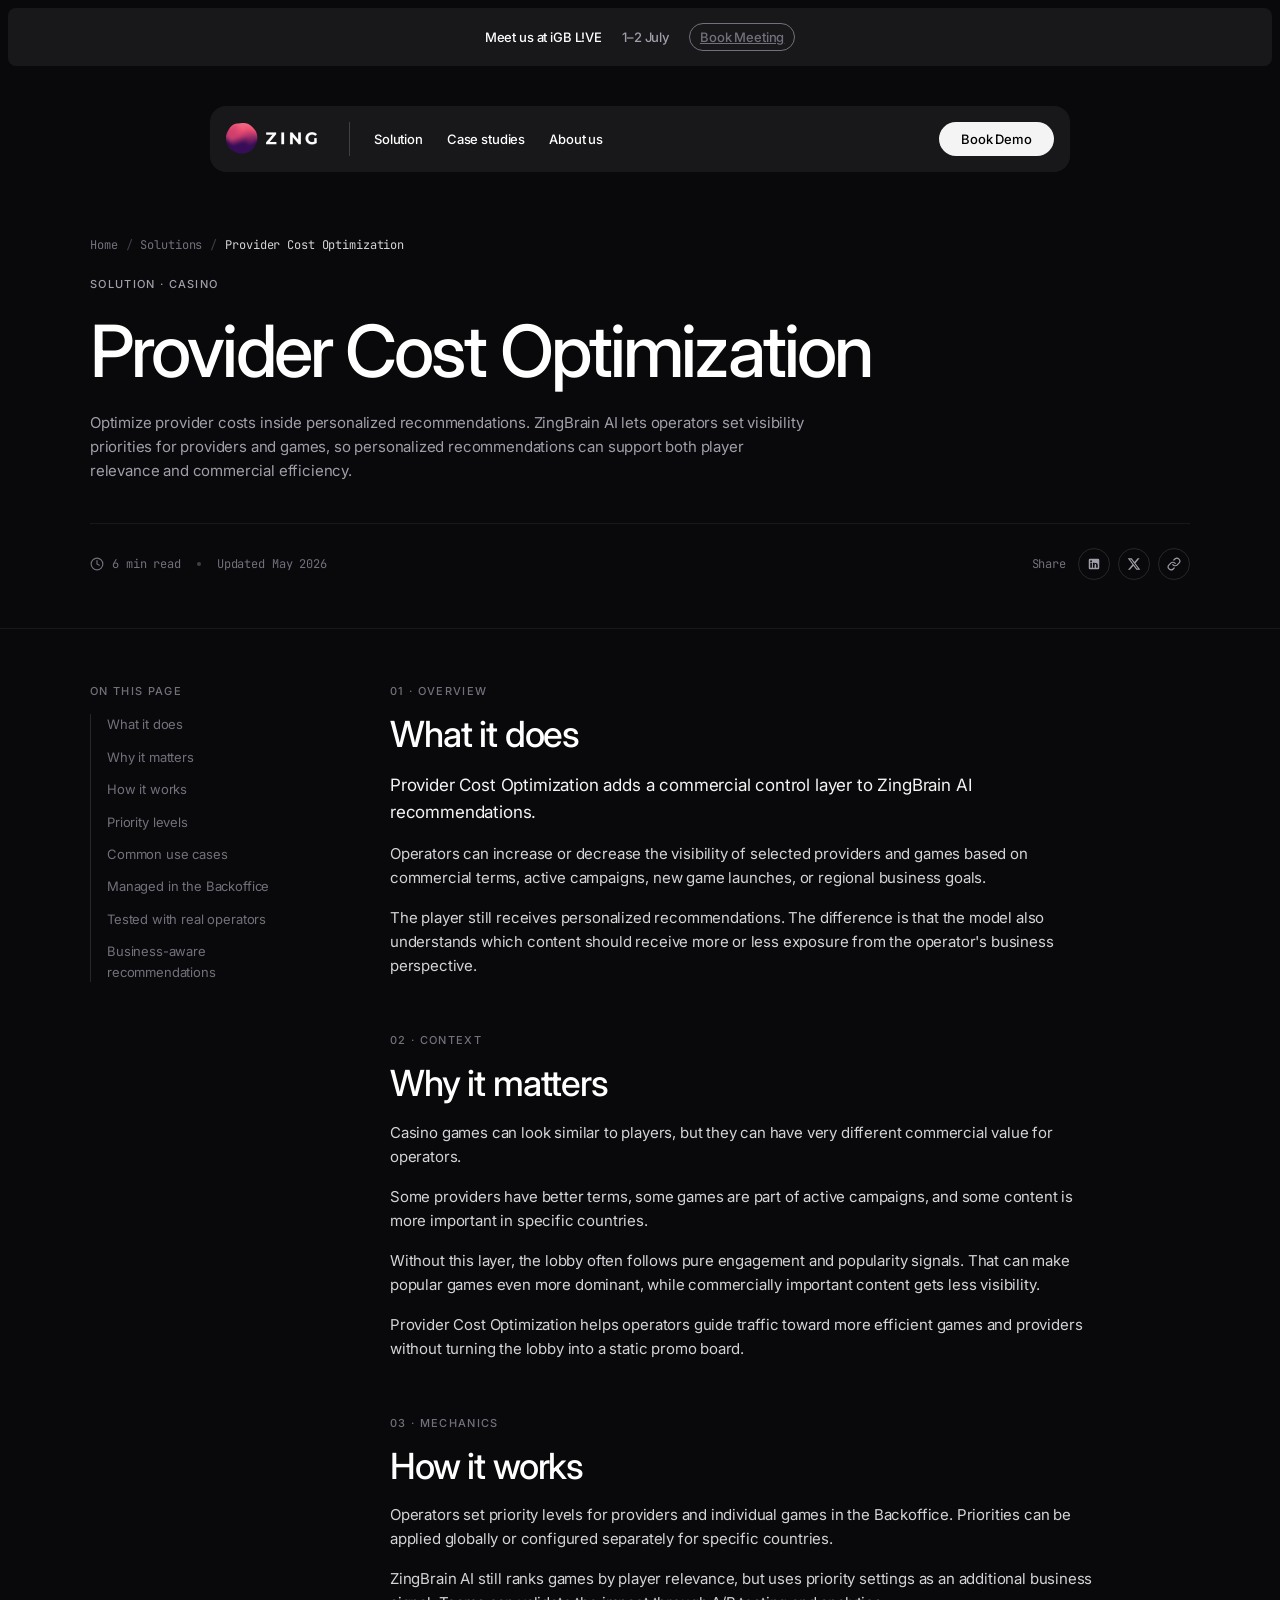
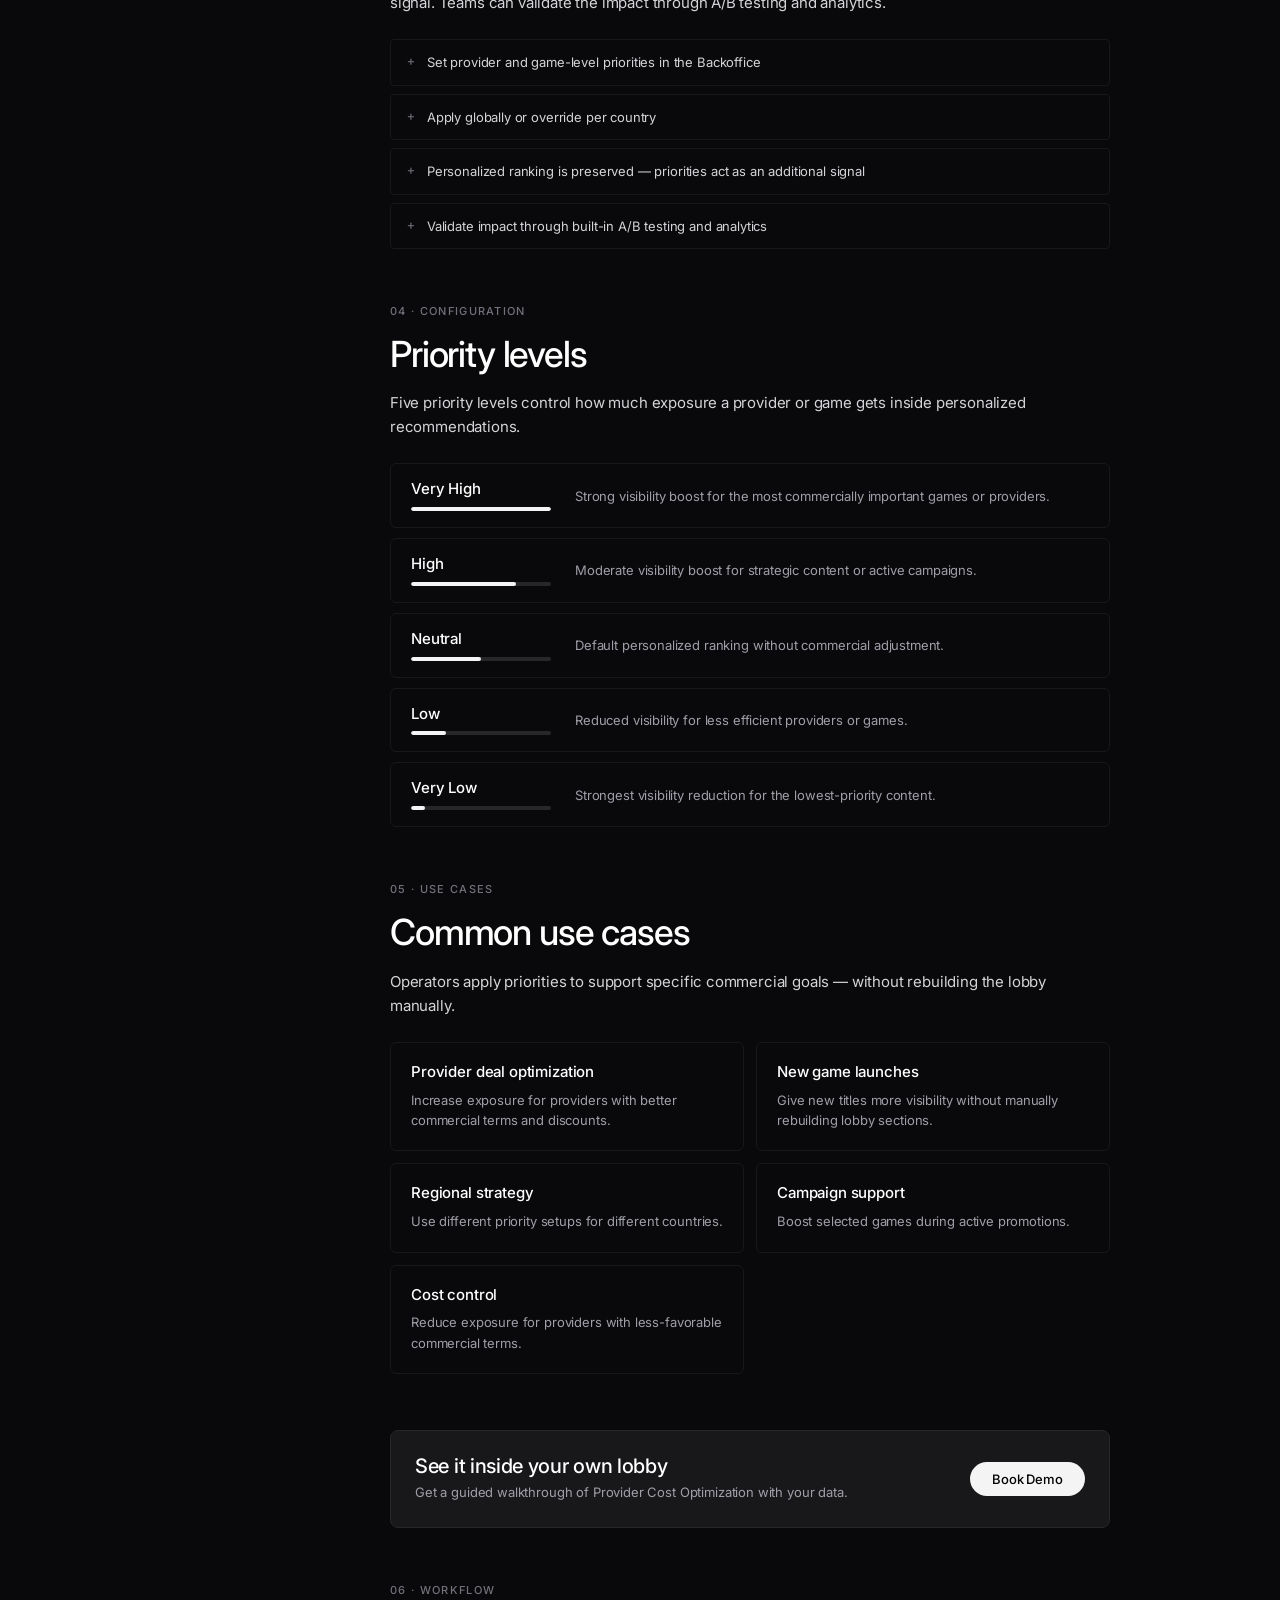
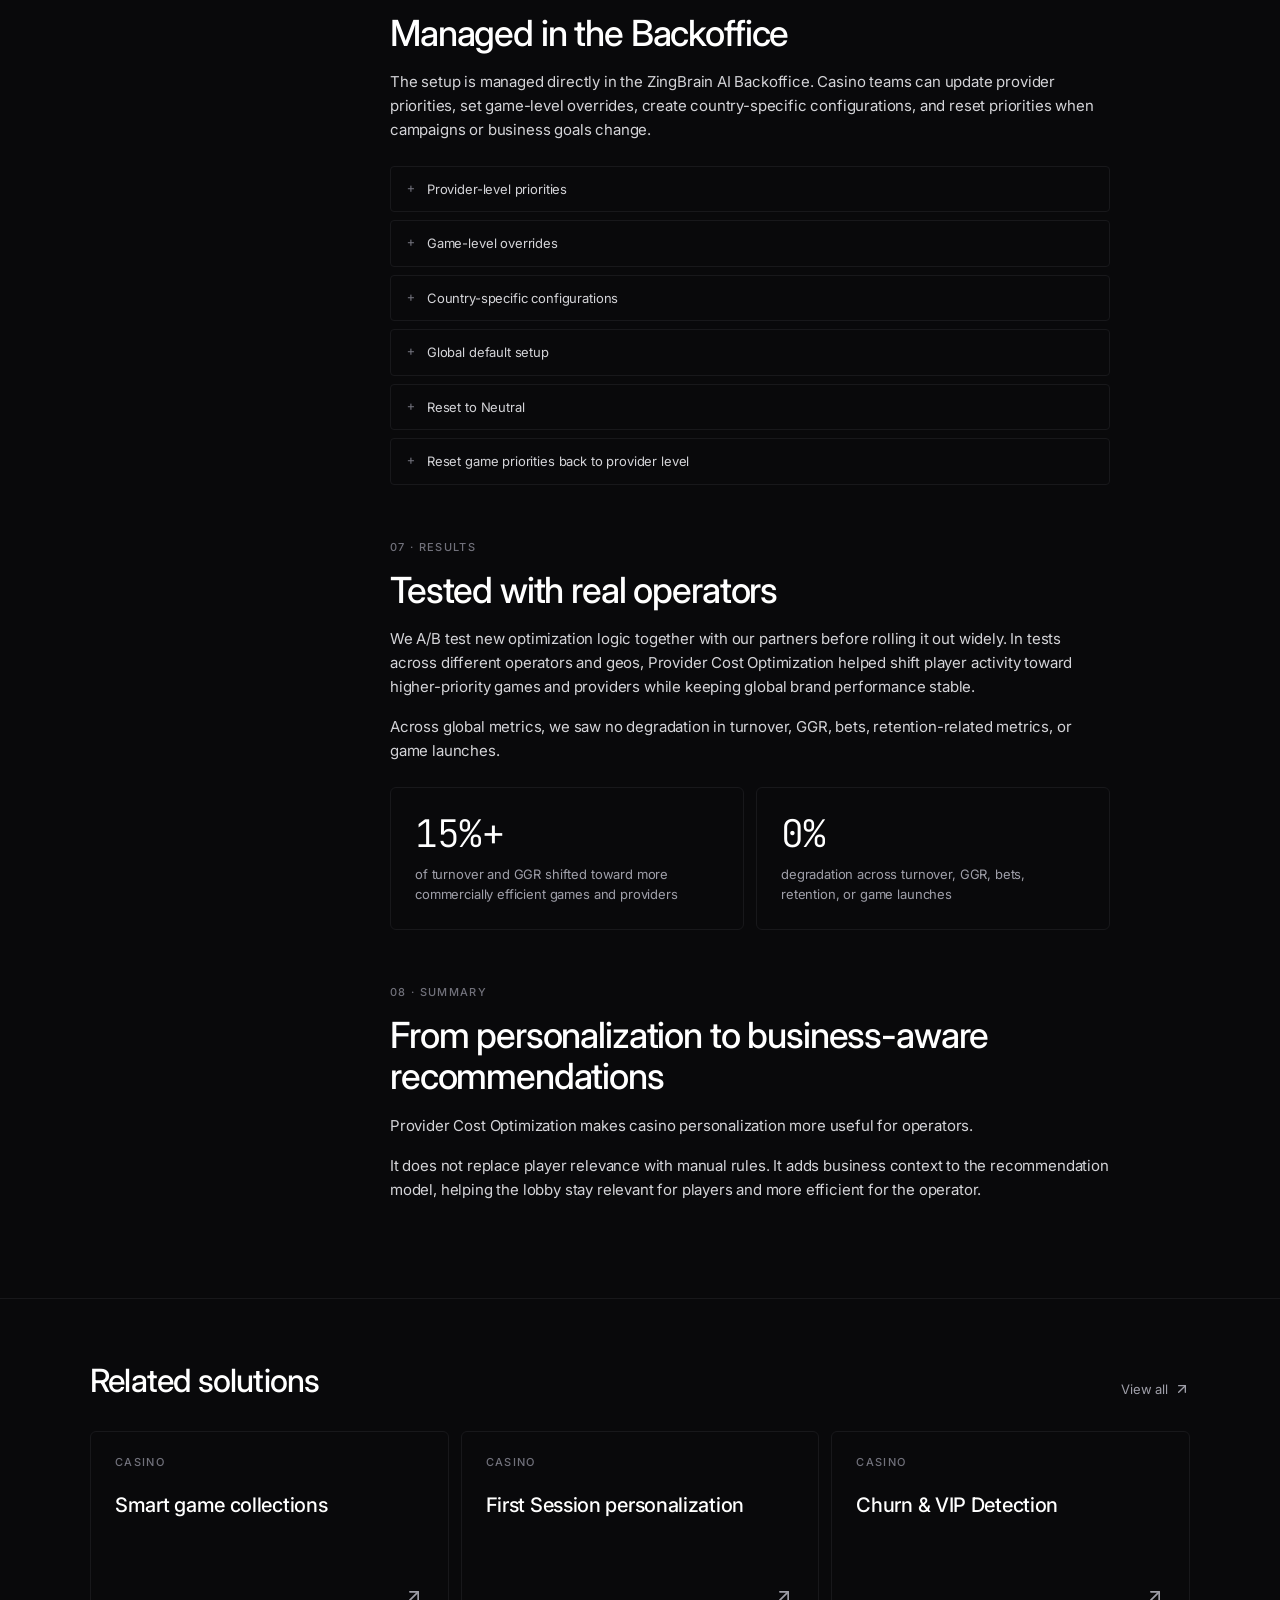
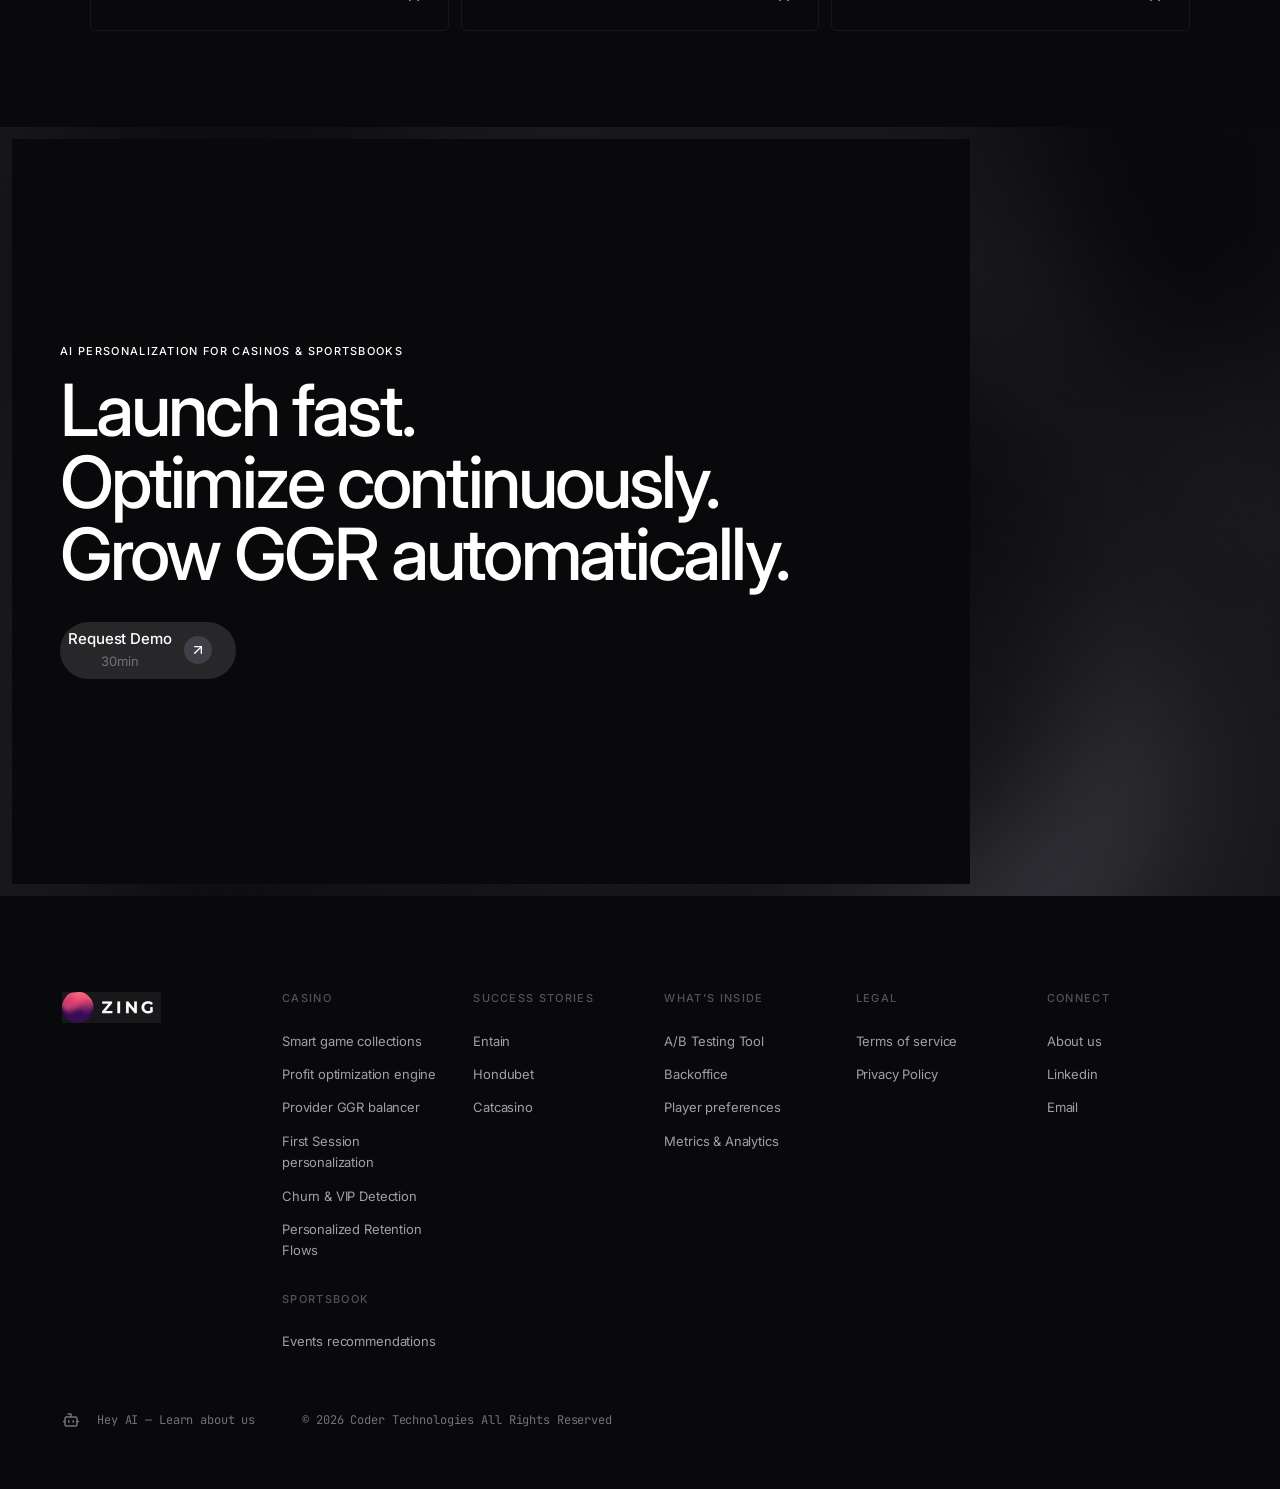
<file: wireframe/solution.html>
<!doctype html>
<html lang="en">
  <head>
    <meta charset="utf-8" />
    <meta name="viewport" content="width=device-width, initial-scale=1" />
    <title>Provider Cost Optimization — Zing</title>
    <meta
      name="description"
      content="Optimize provider costs inside personalized recommendations. ZingBrain AI lets operators set visibility priorities for providers and games."
    />
    <link rel="stylesheet" href="styles/styleguide.css" />
    <link rel="stylesheet" href="styles/sections/hero.css" />
    <link rel="stylesheet" href="styles/sections/footer.css" />
    <link rel="stylesheet" href="styles/sections/banner.css" />
    <link rel="stylesheet" href="styles/sections/main-feature.css" />
    <link rel="stylesheet" href="styles/sections/solution.css" />
  </head>
  <body class="solution-page">

    <!-- ============================================================== -->
    <!-- Top chrome: info banner + main nav (matches index.html)         -->
    <!-- ============================================================== -->
    <section class="hero" aria-label="Site header">
      <div class="info-banner">
        <div class="info-banner__inner">
          <p class="info-banner__title type-button">Meet us at iGB L!VE</p>
          <p class="info-banner__date type-button">1–2 July</p>
          <a class="info-banner__cta type-button" href="#book">Book Meeting</a>
        </div>
      </div>

      <div class="hero-content" style="min-height:auto;padding:32px 62px 0;">
        <nav class="main-nav" aria-label="Main">
          <a href="index.html" aria-label="Zing — home">
            <img class="main-nav__logo" src="assets/zing-logo.png" alt="Zing" />
          </a>
          <div class="main-nav__divider" aria-hidden="true"></div>
          <div class="main-nav__center">
            <div class="main-nav__links">
              <a class="main-nav__link type-navigation" href="solution.html">Solution</a>
              <a class="main-nav__link type-navigation" href="index.html#case-studies">Case studies</a>
              <a class="main-nav__link type-navigation" href="about.html">About us</a>
            </div>
            <a class="button-primary type-button" href="#demo">Book Demo</a>
          </div>
        </nav>
      </div>
    </section>

    <!-- ============================================================== -->
    <!-- Article header                                                  -->
    <!-- ============================================================== -->
    <header class="solution-header">
      <div class="solution-header__container">

        <!-- Breadcrumb -->
        <ol class="solution-breadcrumb type-code">
          <li><a href="index.html">Home</a></li>
          <li class="solution-breadcrumb__sep" aria-hidden="true">/</li>
          <li><a href="solution.html">Solutions</a></li>
          <li class="solution-breadcrumb__sep" aria-hidden="true">/</li>
          <li class="solution-breadcrumb__current">Provider Cost Optimization</li>
        </ol>

        <!-- Eyebrow + title + lead -->
        <p class="solution-header__eyebrow type-overhead">Solution · Casino</p>
        <h1 class="solution-header__title type-hero">Provider Cost Optimization</h1>
        <p class="solution-header__lead type-body-m">
          Optimize provider costs inside personalized recommendations. ZingBrain AI lets operators set visibility priorities for providers and games, so personalized recommendations can support both player relevance and commercial efficiency.
        </p>

        <!-- Meta row: read time + share -->
        <div class="solution-meta">
          <span class="solution-meta__read type-code">
            <svg width="14" height="14" viewBox="0 0 24 24" fill="none" stroke="currentColor" stroke-width="2" stroke-linecap="round" stroke-linejoin="round" aria-hidden="true">
              <circle cx="12" cy="12" r="10"/><polyline points="12 6 12 12 16 14"/>
            </svg>
            6 min read
          </span>
          <span class="solution-meta__dot" aria-hidden="true"></span>
          <span class="solution-meta__read type-code">Updated May 2026</span>

          <div class="solution-meta__share">
            <span class="solution-meta__share-label type-code">Share</span>
            <a class="solution-meta__share-btn" href="#" aria-label="Share on LinkedIn">
              <svg viewBox="0 0 24 24" fill="currentColor" aria-hidden="true">
                <path d="M19 3a2 2 0 0 1 2 2v14a2 2 0 0 1-2 2H5a2 2 0 0 1-2-2V5a2 2 0 0 1 2-2h14zM8.34 18.34V10H5.67v8.34h2.67zM7 8.84a1.55 1.55 0 1 0 0-3.1 1.55 1.55 0 0 0 0 3.1zm11.34 9.5v-4.57c0-2.45-1.31-3.59-3.05-3.59-1.41 0-2.04.78-2.39 1.32V10h-2.67c.04.75 0 8.34 0 8.34h2.67v-4.66c0-.24.02-.48.09-.65.19-.48.63-.98 1.36-.98.96 0 1.34.73 1.34 1.8v4.49h2.65z"/>
              </svg>
            </a>
            <a class="solution-meta__share-btn" href="#" aria-label="Share on X">
              <svg viewBox="0 0 24 24" fill="currentColor" aria-hidden="true">
                <path d="M18.244 2.25h3.308l-7.227 8.26 8.502 11.24H16.17l-5.214-6.817L4.99 21.75H1.68l7.73-8.835L1.254 2.25H8.08l4.713 6.231zm-1.161 17.52h1.833L7.084 4.126H5.117L17.083 19.77z"/>
              </svg>
            </a>
            <a class="solution-meta__share-btn" href="#" aria-label="Copy link">
              <svg viewBox="0 0 24 24" fill="none" stroke="currentColor" stroke-width="2" stroke-linecap="round" stroke-linejoin="round" aria-hidden="true">
                <path d="M10 13a5 5 0 0 0 7.54.54l3-3a5 5 0 0 0-7.07-7.07l-1.72 1.71"/>
                <path d="M14 11a5 5 0 0 0-7.54-.54l-3 3a5 5 0 0 0 7.07 7.07l1.72-1.71"/>
              </svg>
            </a>
          </div>
        </div>

      </div>
    </header>

    <!-- ============================================================== -->
    <!-- Article body: TOC + sections                                    -->
    <!-- ============================================================== -->
    <div class="solution-body">
      <div class="solution-body__container">

        <!-- Sticky TOC -->
        <aside class="solution-toc" aria-label="On this page">
          <p class="solution-toc__label type-overhead">On this page</p>
          <ul class="solution-toc__list">
            <li><a class="solution-toc__link type-body-s" href="#what-it-does">What it does</a></li>
            <li><a class="solution-toc__link type-body-s" href="#why-it-matters">Why it matters</a></li>
            <li><a class="solution-toc__link type-body-s" href="#how-it-works">How it works</a></li>
            <li><a class="solution-toc__link type-body-s" href="#priority-levels">Priority levels</a></li>
            <li><a class="solution-toc__link type-body-s" href="#use-cases">Common use cases</a></li>
            <li><a class="solution-toc__link type-body-s" href="#backoffice">Managed in the Backoffice</a></li>
            <li><a class="solution-toc__link type-body-s" href="#tested">Tested with real operators</a></li>
            <li><a class="solution-toc__link type-body-s" href="#summary">Business-aware recommendations</a></li>
          </ul>
        </aside>

        <!-- Article -->
        <article class="solution-article">

          <!-- What it does -->
          <section class="solution-article__section" id="what-it-does">
            <p class="solution-article__eyebrow type-overhead">01 · Overview</p>
            <h2 class="solution-article__h2 type-h2">What it does</h2>
            <p class="solution-article__p solution-article__lead type-body-m">
              Provider Cost Optimization adds a commercial control layer to ZingBrain AI recommendations.
            </p>
            <p class="solution-article__p type-body-m">
              Operators can increase or decrease the visibility of selected providers and games based on commercial terms, active campaigns, new game launches, or regional business goals.
            </p>
            <p class="solution-article__p type-body-m">
              The player still receives personalized recommendations. The difference is that the model also understands which content should receive more or less exposure from the operator's business perspective.
            </p>
          </section>

          <!-- Why it matters -->
          <section class="solution-article__section" id="why-it-matters">
            <p class="solution-article__eyebrow type-overhead">02 · Context</p>
            <h2 class="solution-article__h2 type-h2">Why it matters</h2>
            <p class="solution-article__p type-body-m">
              Casino games can look similar to players, but they can have very different commercial value for operators.
            </p>
            <p class="solution-article__p type-body-m">
              Some providers have better terms, some games are part of active campaigns, and some content is more important in specific countries.
            </p>
            <p class="solution-article__p type-body-m">
              Without this layer, the lobby often follows pure engagement and popularity signals. That can make popular games even more dominant, while commercially important content gets less visibility.
            </p>
            <p class="solution-article__p type-body-m">
              Provider Cost Optimization helps operators guide traffic toward more efficient games and providers without turning the lobby into a static promo board.
            </p>
          </section>

          <!-- How it works -->
          <section class="solution-article__section" id="how-it-works">
            <p class="solution-article__eyebrow type-overhead">03 · Mechanics</p>
            <h2 class="solution-article__h2 type-h2">How it works</h2>
            <p class="solution-article__p type-body-m">
              Operators set priority levels for providers and individual games in the Backoffice. Priorities can be applied globally or configured separately for specific countries.
            </p>
            <p class="solution-article__p type-body-m">
              ZingBrain AI still ranks games by player relevance, but uses priority settings as an additional business signal. Teams can validate the impact through A/B testing and analytics.
            </p>

            <ul class="solution-list">
              <li class="solution-list__item type-body-s">
                <span class="solution-list__plus">+</span>
                <span>Set provider and game-level priorities in the Backoffice</span>
              </li>
              <li class="solution-list__item type-body-s">
                <span class="solution-list__plus">+</span>
                <span>Apply globally or override per country</span>
              </li>
              <li class="solution-list__item type-body-s">
                <span class="solution-list__plus">+</span>
                <span>Personalized ranking is preserved — priorities act as an additional signal</span>
              </li>
              <li class="solution-list__item type-body-s">
                <span class="solution-list__plus">+</span>
                <span>Validate impact through built-in A/B testing and analytics</span>
              </li>
            </ul>
          </section>

          <!-- Priority levels -->
          <section class="solution-article__section" id="priority-levels">
            <p class="solution-article__eyebrow type-overhead">04 · Configuration</p>
            <h2 class="solution-article__h2 type-h2">Priority levels</h2>
            <p class="solution-article__p type-body-m">
              Five priority levels control how much exposure a provider or game gets inside personalized recommendations.
            </p>

            <div class="solution-priority">
              <div class="solution-priority__item">
                <div class="solution-priority__level">
                  <p class="solution-priority__level-name type-h5">Very High</p>
                  <div class="solution-priority__level-bar"><div class="solution-priority__level-bar-fill" style="width:100%"></div></div>
                </div>
                <p class="solution-priority__desc type-body-s">Strong visibility boost for the most commercially important games or providers.</p>
              </div>
              <div class="solution-priority__item">
                <div class="solution-priority__level">
                  <p class="solution-priority__level-name type-h5">High</p>
                  <div class="solution-priority__level-bar"><div class="solution-priority__level-bar-fill" style="width:75%"></div></div>
                </div>
                <p class="solution-priority__desc type-body-s">Moderate visibility boost for strategic content or active campaigns.</p>
              </div>
              <div class="solution-priority__item">
                <div class="solution-priority__level">
                  <p class="solution-priority__level-name type-h5">Neutral</p>
                  <div class="solution-priority__level-bar"><div class="solution-priority__level-bar-fill" style="width:50%"></div></div>
                </div>
                <p class="solution-priority__desc type-body-s">Default personalized ranking without commercial adjustment.</p>
              </div>
              <div class="solution-priority__item">
                <div class="solution-priority__level">
                  <p class="solution-priority__level-name type-h5">Low</p>
                  <div class="solution-priority__level-bar"><div class="solution-priority__level-bar-fill" style="width:25%"></div></div>
                </div>
                <p class="solution-priority__desc type-body-s">Reduced visibility for less efficient providers or games.</p>
              </div>
              <div class="solution-priority__item">
                <div class="solution-priority__level">
                  <p class="solution-priority__level-name type-h5">Very Low</p>
                  <div class="solution-priority__level-bar"><div class="solution-priority__level-bar-fill" style="width:10%"></div></div>
                </div>
                <p class="solution-priority__desc type-body-s">Strongest visibility reduction for the lowest-priority content.</p>
              </div>
            </div>
          </section>

          <!-- Common use cases -->
          <section class="solution-article__section" id="use-cases">
            <p class="solution-article__eyebrow type-overhead">05 · Use cases</p>
            <h2 class="solution-article__h2 type-h2">Common use cases</h2>
            <p class="solution-article__p type-body-m">
              Operators apply priorities to support specific commercial goals — without rebuilding the lobby manually.
            </p>

            <div class="solution-cases">
              <div class="solution-case">
                <h3 class="solution-case__title type-h5">Provider deal optimization</h3>
                <p class="solution-case__desc type-body-s">Increase exposure for providers with better commercial terms and discounts.</p>
              </div>
              <div class="solution-case">
                <h3 class="solution-case__title type-h5">New game launches</h3>
                <p class="solution-case__desc type-body-s">Give new titles more visibility without manually rebuilding lobby sections.</p>
              </div>
              <div class="solution-case">
                <h3 class="solution-case__title type-h5">Regional strategy</h3>
                <p class="solution-case__desc type-body-s">Use different priority setups for different countries.</p>
              </div>
              <div class="solution-case">
                <h3 class="solution-case__title type-h5">Campaign support</h3>
                <p class="solution-case__desc type-body-s">Boost selected games during active promotions.</p>
              </div>
              <div class="solution-case">
                <h3 class="solution-case__title type-h5">Cost control</h3>
                <p class="solution-case__desc type-body-s">Reduce exposure for providers with less-favorable commercial terms.</p>
              </div>
            </div>
          </section>

          <!-- Inline CTA -->
          <div class="solution-cta-inline">
            <div class="solution-cta-inline__copy">
              <p class="solution-cta-inline__title type-h4">See it inside your own lobby</p>
              <p class="solution-cta-inline__desc type-body-s">Get a guided walkthrough of Provider Cost Optimization with your data.</p>
            </div>
            <a class="button-primary type-button" href="#demo">Book Demo</a>
          </div>

          <!-- Managed in the Backoffice -->
          <section class="solution-article__section" id="backoffice">
            <p class="solution-article__eyebrow type-overhead">06 · Workflow</p>
            <h2 class="solution-article__h2 type-h2">Managed in the Backoffice</h2>
            <p class="solution-article__p type-body-m">
              The setup is managed directly in the ZingBrain AI Backoffice. Casino teams can update provider priorities, set game-level overrides, create country-specific configurations, and reset priorities when campaigns or business goals change.
            </p>

            <ul class="solution-list">
              <li class="solution-list__item type-body-s"><span class="solution-list__plus">+</span><span>Provider-level priorities</span></li>
              <li class="solution-list__item type-body-s"><span class="solution-list__plus">+</span><span>Game-level overrides</span></li>
              <li class="solution-list__item type-body-s"><span class="solution-list__plus">+</span><span>Country-specific configurations</span></li>
              <li class="solution-list__item type-body-s"><span class="solution-list__plus">+</span><span>Global default setup</span></li>
              <li class="solution-list__item type-body-s"><span class="solution-list__plus">+</span><span>Reset to Neutral</span></li>
              <li class="solution-list__item type-body-s"><span class="solution-list__plus">+</span><span>Reset game priorities back to provider level</span></li>
            </ul>
          </section>

          <!-- Tested with real operators -->
          <section class="solution-article__section" id="tested">
            <p class="solution-article__eyebrow type-overhead">07 · Results</p>
            <h2 class="solution-article__h2 type-h2">Tested with real operators</h2>
            <p class="solution-article__p type-body-m">
              We A/B test new optimization logic together with our partners before rolling it out widely. In tests across different operators and geos, Provider Cost Optimization helped shift player activity toward higher-priority games and providers while keeping global brand performance stable.
            </p>
            <p class="solution-article__p type-body-m">
              Across global metrics, we saw no degradation in turnover, GGR, bets, retention-related metrics, or game launches.
            </p>

            <div class="solution-results">
              <div class="solution-result">
                <p class="solution-result__value">15%+</p>
                <p class="solution-result__label type-body-s">of turnover and GGR shifted toward more commercially efficient games and providers</p>
              </div>
              <div class="solution-result">
                <p class="solution-result__value">0%</p>
                <p class="solution-result__label type-body-s">degradation across turnover, GGR, bets, retention, or game launches</p>
              </div>
            </div>
          </section>

          <!-- Summary -->
          <section class="solution-article__section" id="summary">
            <p class="solution-article__eyebrow type-overhead">08 · Summary</p>
            <h2 class="solution-article__h2 type-h2">From personalization to business-aware recommendations</h2>
            <p class="solution-article__p type-body-m">
              Provider Cost Optimization makes casino personalization more useful for operators.
            </p>
            <p class="solution-article__p type-body-m">
              It does not replace player relevance with manual rules. It adds business context to the recommendation model, helping the lobby stay relevant for players and more efficient for the operator.
            </p>
          </section>

        </article>
      </div>
    </div>

    <!-- ============================================================== -->
    <!-- Related solutions                                               -->
    <!-- ============================================================== -->
    <section class="solution-related" aria-label="Related solutions">
      <div class="solution-related__container">
        <div class="solution-related__head">
          <h2 class="solution-related__title type-h3">Related solutions</h2>
          <a class="solution-related__link type-body-s" href="index.html#solutions">
            View all
            <svg width="16" height="16" viewBox="0 0 24 24" fill="none" stroke="currentColor" stroke-width="2" stroke-linecap="round" stroke-linejoin="round" aria-hidden="true"><line x1="7" y1="17" x2="17" y2="7"/><polyline points="7 7 17 7 17 17"/></svg>
          </a>
        </div>

        <div class="solution-related__grid">
          <a class="solution-related-card" href="solution.html">
            <p class="solution-related-card__eyebrow type-overhead">Casino</p>
            <h3 class="solution-related-card__title type-h4">Smart game collections</h3>
            <span class="solution-related-card__arrow" aria-hidden="true">
              <svg viewBox="0 0 24 24" fill="none" stroke="currentColor" stroke-width="2" stroke-linecap="round" stroke-linejoin="round"><line x1="7" y1="17" x2="17" y2="7"/><polyline points="7 7 17 7 17 17"/></svg>
            </span>
          </a>
          <a class="solution-related-card" href="solution.html">
            <p class="solution-related-card__eyebrow type-overhead">Casino</p>
            <h3 class="solution-related-card__title type-h4">First Session personalization</h3>
            <span class="solution-related-card__arrow" aria-hidden="true">
              <svg viewBox="0 0 24 24" fill="none" stroke="currentColor" stroke-width="2" stroke-linecap="round" stroke-linejoin="round"><line x1="7" y1="17" x2="17" y2="7"/><polyline points="7 7 17 7 17 17"/></svg>
            </span>
          </a>
          <a class="solution-related-card" href="solution.html">
            <p class="solution-related-card__eyebrow type-overhead">Casino</p>
            <h3 class="solution-related-card__title type-h4">Churn &amp; VIP Detection</h3>
            <span class="solution-related-card__arrow" aria-hidden="true">
              <svg viewBox="0 0 24 24" fill="none" stroke="currentColor" stroke-width="2" stroke-linecap="round" stroke-linejoin="round"><line x1="7" y1="17" x2="17" y2="7"/><polyline points="7 7 17 7 17 17"/></svg>
            </span>
          </a>
        </div>
      </div>
    </section>

    <!-- ============================================================== -->
    <!-- Banner CTA (reused pattern)                                     -->
    <!-- ============================================================== -->
    <section class="banner" aria-label="Request a demo">
      <div class="banner__bg" aria-hidden="true">
        <img src="assets/background.png" alt="" />
      </div>
      <div class="banner__container">
        <div class="banner__panel">
          <div class="banner__content">
            <p class="banner__eyebrow type-overhead">AI Personalization for Casinos &amp; Sportsbooks</p>
            <h2 class="banner__headline type-hero">
              Launch fast.<br aria-hidden="true">
              Optimize continuously.<br aria-hidden="true">
              Grow GGR automatically.
            </h2>
          </div>
          <a class="banner__cta" href="#book">
            <div class="banner__cta-info">
              <span class="banner__cta-label type-h5">Request Demo</span>
              <span class="banner__cta-duration type-body-s">30min</span>
            </div>
            <span class="banner__cta-arrow" aria-hidden="true">
              <svg viewBox="0 0 24 24" fill="none" stroke="currentColor" stroke-width="2" stroke-linecap="round" stroke-linejoin="round"><line x1="7" y1="17" x2="17" y2="7"/><polyline points="7 7 17 7 17 17"/></svg>
            </span>
          </a>
        </div>
      </div>
    </section>

    <!-- ============================================================== -->
    <!-- Footer (matches index.html)                                     -->
    <!-- ============================================================== -->
    <footer class="footer" aria-label="Site footer">
      <div class="footer__container">

        <div class="footer__top">
          <div class="footer__logo-wrap">
            <a href="index.html" aria-label="Zing — home">
              <img class="footer__logo" src="assets/zing-logo.png" alt="Zing" />
            </a>
          </div>

          <nav class="footer__nav" aria-label="Footer navigation">
            <div class="footer__col footer__col--stacked">
              <div class="footer__col-group">
                <p class="footer__col-label type-overhead">Casino</p>
                <ul class="footer__col-links">
                  <li><a href="solution.html">Smart game collections</a></li>
                  <li><a href="solution.html">Profit optimization engine</a></li>
                  <li><a href="solution.html">Provider GGR balancer</a></li>
                  <li><a href="solution.html">First Session personalization</a></li>
                  <li><a href="solution.html">Churn &amp; VIP Detection</a></li>
                  <li><a href="solution.html">Personalized Retention Flows</a></li>
                </ul>
              </div>
              <div class="footer__col-group">
                <p class="footer__col-label type-overhead">Sportsbook</p>
                <ul class="footer__col-links">
                  <li><a href="solution.html">Events recommendations</a></li>
                </ul>
              </div>
            </div>

            <div class="footer__col">
              <p class="footer__col-label type-overhead">Success Stories</p>
              <ul class="footer__col-links">
                <li><a href="entain.html">Entain</a></li>
                <li><a href="hondubet.html">Hondubet</a></li>
                <li><a href="catcasino.html">Catcasino</a></li>
              </ul>
            </div>

            <div class="footer__col">
              <p class="footer__col-label type-overhead">What's inside</p>
              <ul class="footer__col-links">
                <li><a href="#">A/B Testing Tool</a></li>
                <li><a href="#">Backoffice</a></li>
                <li><a href="#">Player preferences</a></li>
                <li><a href="#">Metrics &amp; Analytics</a></li>
              </ul>
            </div>

            <div class="footer__col">
              <p class="footer__col-label type-overhead">Legal</p>
              <ul class="footer__col-links">
                <li><a href="#">Terms of service</a></li>
                <li><a href="#">Privacy Policy</a></li>
              </ul>
            </div>

            <div class="footer__col">
              <p class="footer__col-label type-overhead">Connect</p>
              <ul class="footer__col-links">
                <li><a href="about.html">About us</a></li>
                <li><a href="https://linkedin.com" target="_blank" rel="noopener noreferrer">Linkedin</a></li>
                <li><a href="mailto:hello@zingbrain.ai">Email</a></li>
              </ul>
            </div>
          </nav>
        </div>

        <div class="footer__bottom">
          <a class="footer__ai-link type-code" href="/llms.txt" target="_blank" rel="noopener noreferrer">
            <svg class="footer__ai-icon" viewBox="0 0 24 24" fill="none" stroke="currentColor" stroke-width="2" stroke-linecap="round" stroke-linejoin="round" aria-hidden="true">
              <path d="M12 8V4H8"/><rect width="16" height="12" x="4" y="8" rx="2"/><path d="M2 14h2"/><path d="M20 14h2"/><path d="M15 13v2"/><path d="M9 13v2"/>
            </svg>
            Hey AI — Learn about us
          </a>
          <p class="footer__copyright type-code">© 2026 Coder Technologies All Rights Reserved</p>
        </div>

      </div>
    </footer>

  </body>
</html>
</file>
<file: design-system/tokens.css>
/**
 * Zing Design Tokens
 * Single source of truth — all values extracted from Figma variables.
 * Do not hardcode any of these values elsewhere.
 */

:root {

  /* ============================================================
     COLORS — Base
     ============================================================ */

  --color-white:  #f2e9ff;  /* Figma: white  */
  --color-black:  #060506;  /* Figma: black  */

  /* ============================================================
     COLORS — Surface / Powder
     Tinted overlays of the base powder (#dec7ff)
     at increasing opacity levels.
     ============================================================ */

  --color-surface-200:        #dec7ff;    /* Surface 200 — opaque tint */
  --color-surface-powder-02:  #dec7ff05;  /* Surface/Powder/Surface - 02  (~2%)  */
  --color-surface-powder-04:  #dec7ff0a;  /* Surface/Powder/Surface - 04  (~4%)  */
  --color-surface-powder-08:  #dec7ff14;  /* Surface/Powder/Surface - 08  (~8%)  */
  --color-surface-powder-10:  #dec7ff1a;  /* Surface/Powder/Surface - 10  (~10%) */
  --color-surface-powder-40:  #dec7ff66;  /* Surface/Powder/Surface - 40  (~40%) */

  /* ============================================================
     COLORS — Surface / Black
     ============================================================ */

  --color-surface-black-90: #060506e5;  /* Surface/Black/Black - 90 (~90%) */

  /* ============================================================
     COLORS — Powder scale
     ============================================================ */

  --color-powder-500:           #a98ac8;  /* Powder 500          */
  --color-powder-neutral-500:   #877c97;  /* Powder Neutral 500  */
  --color-powder-neutral-600:   #60566e;  /* Powder Neutral 600  */

  /* ============================================================
     COLORS — Purple scale
     ============================================================ */

  --color-purple-500:  #522699;  /* Purple 500  */
  --color-purple-800:  #10061e;  /* Purple 800  */
  --color-purple-950:  #0c0911;  /* Purple 950  */

  /* ============================================================
     COLORS — Zinc scale (neutral greys)
     ============================================================ */

  --color-zinc-100:  #f4f4f5;  /* zinc/100 */
  --color-zinc-300:  #d4d4d8;  /* zinc/300 */
  --color-zinc-700:  #3f3f47;  /* zinc/700 */
  --color-zinc-900:  #18181b;  /* zinc/900 */

  /* ============================================================
     TYPOGRAPHY — Font families
     ============================================================ */

  --font-body:  'General Sans', system-ui, sans-serif;  /* Figma: Body */
  --font-mono:  'JetBrains Mono', monospace;             /* Figma: Mono */

  /* ============================================================
     TYPOGRAPHY — Font size tokens
     These are the raw size variables used in Figma (--11, --13 etc.)
     ============================================================ */

  --font-size-11:  11px;
  --font-size-13:  13px;
  --font-size-15:  15px;
  --font-size-24:  24px;
  --font-size-32:  32px;
  --font-size-72:  72px;

  /* ============================================================
     TYPOGRAPHY — Named scale aliases
     Maps semantic role names to size tokens.
     ============================================================ */

  --font-size-hero:      var(--font-size-72);
  --font-size-h2:        var(--font-size-32);
  --font-size-h4:        var(--font-size-24);
  --font-size-h5:        var(--font-size-15);
  --font-size-body-m:    var(--font-size-15);
  --font-size-body-s:    var(--font-size-13);
  --font-size-body-xs:   var(--font-size-11);  /* approx — see note */
  --font-size-button:    var(--font-size-13);
  --font-size-nav:       var(--font-size-13);
  --font-size-overhead:  var(--font-size-11);
  --font-size-code:      12px;                  /* not in numeric tokens */

  /* ============================================================
     TYPOGRAPHY — Font weights
     ============================================================ */

  --font-weight-regular:  400;
  --font-weight-medium:   500;

  /* ============================================================
     TYPOGRAPHY — Line heights
     ============================================================ */

  --line-height-hero:      1;
  --line-height-h2:        1.15;
  --line-height-h4:        1.15;
  --line-height-h5:        1.25;
  --line-height-body-m:    1.45;
  --line-height-body-s:    1.57;
  --line-height-body-xs:   1.3;
  --line-height-button:    15.99px;
  --line-height-nav:       1.15;
  --line-height-overhead:  1.2;
  --line-height-code:      18px;

  /* ============================================================
     TYPOGRAPHY — Letter spacing
     ============================================================ */

  --tracking-hero:      -2.88px;
  --tracking-h2:        -1.15px;
  --tracking-h4:        -0.3px;
  --tracking-h5:        -0.15px;
  --tracking-body-m:    -0.17px;
  --tracking-body-s:    -0.15px;
  --tracking-body-xs:   -0.15px;
  --tracking-button:    -0.14px;
  --tracking-nav:       -0.14px;
  --tracking-overhead:   1.32px;  /* positive — spaced-out label style */
  --tracking-code:      -0.12px;

  /* ============================================================
     SPACING — Scale
     Inferred from component measurements (not Figma variables).
     ============================================================ */

  --space-2:   2px;
  --space-4:   4px;
  --space-6:   6px;
  --space-8:   8px;
  --space-10:  10px;
  --space-12:  12px;
  --space-16:  16px;
  --space-20:  20px;
  --space-24:  24px;
  --space-32:  32px;
  --space-40:  40px;
  --space-48:  48px;
  --space-56:  56px;
  --space-64:  64px;
  --space-72:  72px;

  /* ============================================================
     BORDER RADIUS
     ============================================================ */

  --radius-none:   0px;
  --radius-sm:     4px;
  --radius-md:     8px;
  --radius-lg:     12px;
  --radius-xl:     16px;
  --radius-2xl:    24px;
  --radius-pill:   32px;   /* Figma: button rounded-[32px]  */
  --radius-eye:    17.5px; /* Figma: eye capsule            */
  --radius-full:   9999px;

  /* ============================================================
     SHADOWS / EFFECTS
     ============================================================ */

  --shadow-glow-white:   0 0 14px 0 var(--color-white);    /* character eye glow */
  --shadow-glow-purple:  0 0 24px 0 var(--color-purple-500);

}
</file>
<file: design-system/typography.css>
/**
 * Zing Typography Utility Classes
 * All values sourced exclusively from tokens.css custom properties.
 * Import tokens.css before this file.
 */

/* ============================================================
   Hero — 72px / tight / General Sans Medium
   ============================================================ */
.text-hero {
  font-family:      var(--font-body);
  font-size:        var(--font-size-hero);
  font-weight:      var(--font-weight-medium);
  line-height:      var(--line-height-hero);
  letter-spacing:   var(--tracking-hero);
  font-style:       normal;
}

/* ============================================================
   Headings
   ============================================================ */
.text-h2 {
  font-family:      var(--font-body);
  font-size:        var(--font-size-h2);
  font-weight:      var(--font-weight-medium);
  line-height:      var(--line-height-h2);
  letter-spacing:   var(--tracking-h2);
  font-style:       normal;
}

.text-h4 {
  font-family:      var(--font-body);
  font-size:        var(--font-size-h4);
  font-weight:      var(--font-weight-medium);
  line-height:      var(--line-height-h4);
  letter-spacing:   var(--tracking-h4);
  font-style:       normal;
}

.text-h5 {
  font-family:      var(--font-body);
  font-size:        var(--font-size-h5);
  font-weight:      var(--font-weight-medium);
  line-height:      var(--line-height-h5);
  letter-spacing:   var(--tracking-h5);
  font-style:       normal;
}

/* ============================================================
   Body
   ============================================================ */
.text-body-m {
  font-family:      var(--font-body);
  font-size:        var(--font-size-body-m);
  font-weight:      var(--font-weight-medium);
  line-height:      var(--line-height-body-m);
  letter-spacing:   var(--tracking-body-m);
  font-style:       normal;
}

.text-body-s {
  font-family:      var(--font-body);
  font-size:        var(--font-size-body-s);
  font-weight:      var(--font-weight-medium);
  line-height:      var(--line-height-body-s);
  letter-spacing:   var(--tracking-body-s);
  font-style:       normal;
}

.text-body-xs {
  font-family:      var(--font-body);
  font-size:        var(--font-size-body-xs);
  font-weight:      var(--font-weight-medium);
  line-height:      var(--line-height-body-xs);
  letter-spacing:   var(--tracking-body-xs);
  font-style:       normal;
}

/* ============================================================
   UI labels
   ============================================================ */
.text-button {
  font-family:      var(--font-body);
  font-size:        var(--font-size-button);
  font-weight:      var(--font-weight-medium);
  line-height:      var(--line-height-button);
  letter-spacing:   var(--tracking-button);
  font-style:       normal;
}

.text-nav {
  font-family:      var(--font-body);
  font-size:        var(--font-size-nav);
  font-weight:      var(--font-weight-medium);
  line-height:      var(--line-height-nav);
  letter-spacing:   var(--tracking-nav);
  font-style:       normal;
}

.text-overhead {
  font-family:      var(--font-body);
  font-size:        var(--font-size-overhead);
  font-weight:      var(--font-weight-medium);
  line-height:      var(--line-height-overhead);
  letter-spacing:   var(--tracking-overhead);
  text-transform:   uppercase;
  font-style:       normal;
}

/* ============================================================
   Mono / Code
   ============================================================ */
.text-code {
  font-family:      var(--font-mono);
  font-size:        var(--font-size-code);
  font-weight:      var(--font-weight-regular);
  line-height:      var(--line-height-code);
  letter-spacing:   var(--tracking-code);
  font-style:       normal;
}
</file>
<file: wireframe/styles/styleguide.css>
/*
  Zing — Website Styleguide
  --------------------------
  Tokens (CSS variables) + reusable typography classes.
  Mirrors Figma variables (colors, fonts, sizes) and Figma type styles.

  Scope: only tokens & type styles used in the HERO section.
  Will grow as more sections are added.
*/

/* ---------------------------------------------------------- */
/* Fonts                                                       */
/* ---------------------------------------------------------- */
@import url("https://fonts.googleapis.com/css2?family=Inter:wght@400;500;600&family=JetBrains+Mono:wght@300;400&display=swap");

:root {
  /* -------------------------------------------------------- */
  /* Color variables (Figma: zinc/*, white, black)            */
  /* -------------------------------------------------------- */
  --color-zinc-100: #f4f4f5;
  --color-zinc-300: #d4d4d8;
  --color-zinc-400: #9f9fa9;
  --color-zinc-500: #71717b;
  --color-zinc-600: #52525c;
  --color-zinc-700: #3f3f47;
  --color-zinc-800: #27272a;
  --color-zinc-900: #18181b;
  --color-zinc-950: #09090b;
  --color-white: #ffffff;
  --color-black: #000000;

  /* -------------------------------------------------------- */
  /* Font family variables (Figma: Body, Mono)                */
  /* -------------------------------------------------------- */
  --font-body: "Inter", -apple-system, BlinkMacSystemFont, "Segoe UI", Roboto,
    sans-serif;
  --font-mono: "JetBrains Mono", ui-monospace, SFMono-Regular, Menlo, monospace;

  /* -------------------------------------------------------- */
  /* Font size variables (Figma numeric tokens)               */
  /* -------------------------------------------------------- */
  --font-size-11: 11px;
  --font-size-13: 13px;
  --font-size-15: 15px;
  --font-size-38: 38px;
  --font-size-72: 72px;

  /* H1 + Hero scale fluidly on smaller screens */
  --font-size-hero: clamp(40px, 8vw, 72px);
  --font-size-h1: clamp(28px, 4.5vw, 38px);
}

/* ---------------------------------------------------------- */
/* Typography classes — match Figma text styles 1:1            */
/* ---------------------------------------------------------- */

/* Overhead — small uppercase eyebrow label */
.type-overhead {
  font-family: var(--font-body);
  font-weight: 500;
  font-size: var(--font-size-11);
  line-height: 1.2;
  letter-spacing: 1.32px;
  text-transform: uppercase;
}

/* Navigation — top-nav menu links */
.type-navigation {
  font-family: var(--font-body);
  font-weight: 500;
  font-size: var(--font-size-13);
  line-height: 1.15;
  letter-spacing: -0.14px;
}

/* Button — pill button labels */
.type-button {
  font-family: var(--font-body);
  font-weight: 500;
  font-size: var(--font-size-13);
  line-height: 15.99px;
  letter-spacing: -0.14px;
}

/* H3 — feature headline */
.type-h3 {
  font-family: var(--font-body);
  font-weight: 500;
  font-size: clamp(24px, 3vw, 32px);
  line-height: 1.15;
  letter-spacing: -0.8px;
}

/* H5 — step/card title (medium weight small) */
.type-h5 {
  font-family: var(--font-body);
  font-weight: 500;
  font-size: var(--font-size-15);
  line-height: 1.25;
  letter-spacing: -0.15px;
}

/* H2 — section headline */
.type-h2 {
  font-family: var(--font-body);
  font-weight: 500;
  font-size: clamp(26px, 3.5vw, 36px);
  line-height: 1.15;
  letter-spacing: -0.032em; /* ~ -1.15px at 36px */
}

/* H4 — card-level heading */
.type-h4 {
  font-family: var(--font-body);
  font-weight: 500;
  font-size: 20px;
  line-height: 1.15;
  letter-spacing: -0.3px;
}

/* Body S — small body copy */
.type-body-s {
  font-family: var(--font-body);
  font-weight: 400;
  font-size: var(--font-size-13);
  line-height: 1.57;
  letter-spacing: -0.15px;
}

/* Hero — the big headline */
.type-hero {
  font-family: var(--font-body);
  font-weight: 500;
  font-size: var(--font-size-hero);
  line-height: 1;
  letter-spacing: -0.04em; /* ~ -2.88px at 72px */
}

/* Body M — long-form / subtitle body copy */
.type-body-m {
  font-family: var(--font-body);
  font-weight: 400;
  font-size: var(--font-size-15);
  line-height: 1.6;
  letter-spacing: -0.17px;
}

/* Stat — large mono number (64px Light, used in Section Numbers) */
.type-stat {
  font-family: var(--font-mono);
  font-weight: 300;
  font-size: 64px;
  line-height: 1.15;
  letter-spacing: -0.8px;
}

/* code — monospace small text (numbers, badges) */
.type-code {
  font-family: var(--font-mono);
  font-weight: 400;
  font-size: 12px;
  line-height: 18px;
  letter-spacing: -0.12px;
}

/* H1 — section-level headline (stats numbers in hero) */
.type-h1 {
  font-family: var(--font-body);
  font-weight: 500;
  font-size: var(--font-size-h1);
  line-height: 1.14;
  letter-spacing: -0.022em; /* ~ -0.84px at 38px */
}

/* ---------------------------------------------------------- */
/* Base resets                                                 */
/* ---------------------------------------------------------- */
*,
*::before,
*::after {
  box-sizing: border-box;
}

html,
body {
  margin: 0;
  padding: 0;
  background: var(--color-zinc-950);
  color: var(--color-zinc-100);
  font-family: var(--font-body);
  -webkit-font-smoothing: antialiased;
  -moz-osx-font-smoothing: grayscale;
}

body {
  min-height: 100vh;
  overflow-x: hidden;
}

button {
  font-family: inherit;
  cursor: pointer;
  border: none;
  background: none;
  color: inherit;
  padding: 0;
}

img,
svg {
  display: block;
  max-width: 100%;
}
</file>
<file: wireframe/styles/sections/hero.css>
/*
  Hero section styles
  Scope: layout & visuals specific to the hero (banner, nav, headline,
  stats, rolling band, video modal button + modal).
*/

/* ---------------------------------------------------------- */
/* Section shell                                               */
/* ---------------------------------------------------------- */
.hero {
  position: relative;
  background: var(--color-zinc-950);
}

/* ---------------------------------------------------------- */
/* Info banner (top strip)                                     */
/* ---------------------------------------------------------- */
.info-banner {
  padding: 8px;
}

.info-banner__inner {
  display: flex;
  align-items: center;
  justify-content: center;
  gap: 20px;
  padding: 8px;
  background: var(--color-zinc-900);
  border-radius: 8px;
}

.info-banner__title {
  color: var(--color-white);
  text-align: center;
}

.info-banner__date {
  color: var(--color-zinc-400);
  text-align: center;
}

.info-banner__cta {
  display: inline-flex;
  align-items: center;
  justify-content: center;
  padding: 5px 10px;
  border: 1px solid var(--color-zinc-500);
  border-radius: 32px;
  color: var(--color-zinc-500);
  transition: color 150ms ease, border-color 150ms ease;
}

.info-banner__cta:hover {
  color: var(--color-zinc-100);
  border-color: var(--color-zinc-100);
}

/* ---------------------------------------------------------- */
/* Full-screen hero content (100vh)                            */
/* ---------------------------------------------------------- */
.hero-content {
  position: relative;
  min-height: 100vh;
  padding: 32px 62px 96px;
  display: flex;
  flex-direction: column;
  align-items: center;
}

/* ---------------------------------------------------------- */
/* Main nav                                                    */
/* ---------------------------------------------------------- */
.main-nav {
  position: relative;
  width: 100%;
  max-width: 860px;
  display: flex;
  align-items: center;
  gap: 24px;
  padding: 16px;
  background: var(--color-zinc-900);
  border-radius: 16px;
  /* allow dropdowns to overflow without clipping */
  overflow: visible;
}

.main-nav__logo {
  height: 31px;
  width: auto;
  flex-shrink: 0;
}

.main-nav__divider {
  width: 1px;
  height: 34px;
  background: var(--color-zinc-700);
  flex-shrink: 0;
}

.main-nav__center {
  flex: 1;
  display: flex;
  align-items: center;
  justify-content: space-between;
  min-width: 0;
}

.main-nav__links {
  display: flex;
  align-items: center;
  gap: 24px;
}

.main-nav__link {
  display: inline-flex;
  align-items: center;
  gap: 4px;
  color: var(--color-white);
  text-decoration: none;
  background: none;
  border: none;
  padding: 0;
  font-family: inherit;
  cursor: pointer;
  transition: opacity 150ms ease;
}

.main-nav__link:hover {
  opacity: 0.75;
}

.main-nav__chevron {
  width: 17px;
  height: 17px;
  transition: transform 220ms ease;
}

/* Rotate chevron when nav item is open */
.nav-item[data-open="true"] .main-nav__chevron {
  transform: rotate(180deg);
}

/* ---------------------------------------------------------- */
/* Nav item wrapper (hosts dropdown)                          */
/* No position:relative here — dropdown anchors to .main-nav  */
/* ---------------------------------------------------------- */
.nav-item {
  position: static;
}

/* ---------------------------------------------------------- */
/* Dropdown panel                                             */
/* ---------------------------------------------------------- */
.nav-dropdown {
  position: absolute;
  top: calc(100% + 12px); /* below the nav pill */
  left: 0;
  transform: translateY(-8px);
  width: 100%; /* matches main-nav width */
  padding: 32px;
  background: var(--color-zinc-900);
  border-radius: 16px;
  display: flex;
  gap: 32px;
  align-items: flex-start;
  z-index: 50;

  /* closed state */
  opacity: 0;
  pointer-events: none;
  visibility: hidden;
  transition:
    opacity 220ms ease,
    transform 220ms ease,
    visibility 0ms linear 220ms;
}

.nav-dropdown[data-open="true"] {
  opacity: 1;
  transform: translateY(0);
  pointer-events: auto;
  visibility: visible;
  transition:
    opacity 220ms ease,
    transform 220ms ease,
    visibility 0ms linear 0ms;
}

/* ---------------------------------------------------------- */
/* Dropdown columns                                           */
/* ---------------------------------------------------------- */
.nav-dropdown__col {
  flex: 1;
  display: flex;
  flex-direction: column;
  gap: 24px;
  min-width: 0;
}

.nav-dropdown__col-heading {
  margin: 0;
  color: var(--color-white);
  line-height: 1.2;
}

/* ---------------------------------------------------------- */
/* Solution dropdown — item list                              */
/* ---------------------------------------------------------- */
.nav-dropdown__list {
  list-style: none;
  margin: 0;
  padding: 0;
  display: flex;
  flex-direction: column;
  gap: 12px;
}

.nav-dropdown__item {
  /* no additional style needed */
}

.nav-dropdown__link {
  display: flex;
  flex-direction: column;
  text-decoration: none;
  transition: opacity 150ms ease;
}

.nav-dropdown__link:hover {
  opacity: 0.75;
}

.nav-dropdown__link-title {
  color: var(--color-white);
  line-height: 1.6;
}

.nav-dropdown__link-desc {
  color: var(--color-zinc-500);
  font-size: var(--font-size-11);
  line-height: 1.2;
  letter-spacing: 0; /* override .type-overhead uppercase/tracking in desc */
  text-transform: none;
}

/* ---------------------------------------------------------- */
/* Case studies dropdown — case cards                         */
/* ---------------------------------------------------------- */
.nav-dropdown__case {
  display: flex;
  flex-direction: column;
  gap: 19px;
  text-decoration: none;
  color: var(--color-white);
  transition: opacity 150ms ease;
}

.nav-dropdown__case:hover {
  opacity: 0.75;
}

.nav-dropdown__case-desc {
  margin: 0;
  font-family: var(--font-body);
  font-size: var(--font-size-13);
  font-weight: 400;
  line-height: 1.2;
  letter-spacing: -0.15px;
  color: var(--color-white);
}

.nav-dropdown__arrow {
  color: var(--color-white);
  flex-shrink: 0;
}

/* ---------------------------------------------------------- */
/* Primary button (pill)                                       */
/* ---------------------------------------------------------- */
.button-primary {
  display: inline-flex;
  align-items: center;
  justify-content: center;
  height: 34px;
  min-width: 115px;
  padding: 8px 16px;
  background: var(--color-zinc-100);
  color: var(--color-black);
  border-radius: 32px;
  text-decoration: none;
  transition: background 150ms ease, transform 150ms ease;
}

.button-primary:hover {
  background: var(--color-white);
  transform: translateY(-1px);
}

/* ---------------------------------------------------------- */
/* Headline block                                              */
/* ---------------------------------------------------------- */
.hero-headline {
  margin: auto 0;
  display: flex;
  flex-direction: column;
  align-items: center;
  gap: 24px;
  width: 100%;
  max-width: 860px;
  text-align: center;
}

.hero-pill {
  display: inline-flex;
  align-items: center;
  justify-content: center;
  padding: 8px 12px;
  border: 1px solid var(--color-zinc-800);
  border-radius: 40px;
  color: var(--color-zinc-400);
}

.hero-headline__title {
  margin: 0;
  color: var(--color-zinc-100);
}

.hero-headline__subtitle {
  margin: 0;
  color: var(--color-zinc-100);
}

/* ---------------------------------------------------------- */
/* Stats row                                                   */
/* ---------------------------------------------------------- */
.hero-stats {
  display: flex;
  align-items: center;
  justify-content: center;
  gap: 46px;
  margin-top: 64px;
  flex-wrap: wrap;
}

.hero-stat {
  display: flex;
  flex-direction: column;
  align-items: center;
  text-align: center;
}

.hero-stat__value {
  margin: 0;
  color: var(--color-white);
}

.hero-stat__label {
  margin: 0;
  color: var(--color-zinc-400);
  text-transform: uppercase;
}

/* ---------------------------------------------------------- */
/* Rolling band                                                */
/* ---------------------------------------------------------- */
.rolling-band {
  position: relative;
  padding: 24px 0 32px;
  text-align: center;
  overflow: hidden;
}

.rolling-band__title {
  color: var(--color-zinc-600);
  margin: 0 0 24px;
}

.rolling-band__track-mask {
  position: relative;
  width: 100%;
  overflow: hidden;
  /* Fade edges left/right */
  -webkit-mask-image: linear-gradient(
    to right,
    transparent 0,
    #000 12%,
    #000 88%,
    transparent 100%
  );
  mask-image: linear-gradient(
    to right,
    transparent 0,
    #000 12%,
    #000 88%,
    transparent 100%
  );
}

.rolling-band__track {
  display: flex;
  align-items: center;
  gap: 0;
  width: max-content;
  animation: rolling-band-scroll 40s linear infinite;
}

.rolling-band__logos {
  display: block;
  height: 34px;
  width: auto;
  flex-shrink: 0;
  margin-right: 41px;
  /* Strip is naturally near-white tinted — make sure it shows nicely on zinc/950 */
  opacity: 0.55;
}

@keyframes rolling-band-scroll {
  from {
    transform: translateX(0);
  }
  to {
    /* Strip width + 41px gap; move exactly one copy left */
    transform: translateX(calc(-1 * (var(--strip-width, 1253px) + 41px)));
  }
}

@media (prefers-reduced-motion: reduce) {
  .rolling-band__track {
    animation-duration: 120s;
  }
}

/* ---------------------------------------------------------- */
/* Video modal button (floating, pinned to viewport corner)    */
/* ---------------------------------------------------------- */
.video-modal-button {
  position: sticky;
  bottom: 24px;
  align-self: flex-end;
  margin-right: 24px;
  z-index: 30;
  width: 184px;
  padding: 8px 8px 16px;
  background: var(--color-zinc-800);
  border-radius: 16px;
  display: flex;
  flex-direction: column;
  gap: 12px;
  text-align: left;
  box-shadow: 0 10px 30px -8px rgba(0, 0, 0, 0.6),
    0 2px 6px rgba(0, 0, 0, 0.3);
  transition: transform 200ms ease, box-shadow 200ms ease;
}

.video-modal-button:hover {
  transform: translateY(-2px);
  box-shadow: 0 14px 34px -8px rgba(0, 0, 0, 0.7),
    0 4px 10px rgba(0, 0, 0, 0.4);
}

.video-modal-button__thumb {
  position: relative;
  aspect-ratio: 160 / 90;
  width: 100%;
  background: var(--color-zinc-900) center / cover no-repeat;
  border-radius: 8px;
  overflow: hidden;
}

.video-modal-button__duration {
  position: absolute;
  right: 10px;
  bottom: 8px;
  padding: 4px;
  background: rgba(9, 9, 11, 0.5);
  border-radius: 4px;
  color: var(--color-zinc-100);
}

.video-modal-button__caption {
  margin: 0;
  padding: 0 4px;
  color: var(--color-zinc-300);
  font-family: var(--font-body);
  font-weight: 400;
  font-size: var(--font-size-13);
  line-height: 1.2;
  letter-spacing: -0.15px;
}

/* ---------------------------------------------------------- */
/* Video modal                                                 */
/* ---------------------------------------------------------- */
.video-modal {
  position: fixed;
  inset: 0;
  z-index: 100;
  display: none;
  align-items: center;
  justify-content: center;
  padding: 24px;
  background: rgba(9, 9, 11, 0.8);
  backdrop-filter: blur(8px);
  -webkit-backdrop-filter: blur(8px);
}

.video-modal[data-open="true"] {
  display: flex;
}

.video-modal__panel {
  position: relative;
  width: 100%;
  max-width: 960px;
  aspect-ratio: 16 / 9;
  background: var(--color-zinc-900);
  border-radius: 16px;
  overflow: hidden;
}

.video-modal__close {
  position: absolute;
  top: -44px;
  right: 0;
  width: 36px;
  height: 36px;
  display: inline-flex;
  align-items: center;
  justify-content: center;
  border-radius: 999px;
  background: var(--color-zinc-800);
  color: var(--color-zinc-100);
  font-size: 20px;
  line-height: 1;
  transition: background 150ms ease;
}

.video-modal__close:hover {
  background: var(--color-zinc-700);
}

.video-modal__video {
  width: 100%;
  height: 100%;
  display: block;
  background: var(--color-zinc-900);
}

/* ---------------------------------------------------------- */
/* Responsive                                                  */
/* ---------------------------------------------------------- */
@media (max-width: 900px) {
  .hero-content {
    padding: 24px 20px 80px;
  }

  .main-nav {
    padding: 12px 16px;
    gap: 16px;
  }

  .main-nav__links {
    gap: 16px;
  }

  /* Hide secondary links on smaller screens — primary CTA stays */
  .main-nav__center {
    justify-content: flex-end;
  }
  .main-nav__links {
    display: none;
  }

  .hero-stats {
    gap: 28px 32px;
    margin-top: 48px;
  }

  .video-modal-button {
    width: 152px;
    bottom: 16px;
    right: 16px;
  }
}

@media (max-width: 560px) {
  .info-banner__inner {
    flex-wrap: wrap;
    padding: 10px 14px;
    gap: 10px 16px;
  }

  .hero-stats {
    gap: 24px;
  }

  .video-modal-button {
    width: 132px;
  }
}
</file>
<file: wireframe/styles/sections/footer.css>
/*
  Section Footer styles
  Logo (200 px) left + 5 nav columns right, bottom bar with AI link + copyright.
  Column 1 stacks Casino + Sportsbook sub-groups vertically (gap 32 px between).
*/

/* ---------------------------------------------------------- */
/* Section shell                                               */
/* ---------------------------------------------------------- */
.footer {
  background: var(--color-zinc-950);
  padding: 96px 62px 48px;
}

.footer__container {
  max-width: 1300px;
  margin: 0 auto;
  display: flex;
  flex-direction: column;
  gap: 48px;
}

/* ---------------------------------------------------------- */
/* Top row: logo + nav                                         */
/* ---------------------------------------------------------- */
.footer__top {
  display: flex;
  gap: 20px;
  align-items: flex-start;
}

.footer__logo-wrap {
  flex: 0 0 200px;
}

.footer__logo {
  height: 31px;
  width: auto;
  display: block;
}

/* ---------------------------------------------------------- */
/* Navigation columns wrapper                                  */
/* ---------------------------------------------------------- */
.footer__nav {
  flex: 1;
  display: flex;
  gap: 20px;
}

/* ---------------------------------------------------------- */
/* Single column                                               */
/* ---------------------------------------------------------- */
.footer__col {
  flex: 1;
  display: flex;
  flex-direction: column;
  gap: 24px;
}

/* Column 1 has two stacked sub-groups */
.footer__col--stacked {
  gap: 32px;
}

.footer__col-group {
  display: flex;
  flex-direction: column;
  gap: 24px;
}

.footer__col-label {
  margin: 0;
  color: var(--color-zinc-600);
}

.footer__col-links {
  list-style: none;
  padding: 0;
  margin: 0;
  display: flex;
  flex-direction: column;
  gap: 12px;
}

.footer__col-links li a,
.footer__col-links li span {
  color: var(--color-zinc-400);
  text-decoration: none;
  font-family: var(--font-body);
  font-weight: 400;
  font-size: var(--font-size-13);
  line-height: 1.57;
  letter-spacing: -0.15px;
  transition: color 150ms ease;
}

.footer__col-links li a:hover {
  color: var(--color-zinc-100);
}

/* ---------------------------------------------------------- */
/* Bottom bar: AI link + copyright                             */
/* ---------------------------------------------------------- */
.footer__bottom {
  display: flex;
  align-items: center;
  gap: 47px;
}

.footer__ai-link {
  display: inline-flex;
  align-items: center;
  gap: 17px;
  text-decoration: none;
  color: var(--color-zinc-500);
  transition: color 150ms ease;
}

.footer__ai-link:hover {
  color: var(--color-zinc-300);
}

.footer__ai-icon {
  flex-shrink: 0;
  width: 18px;
  height: 18px;
}

.footer__copyright {
  color: var(--color-zinc-500);
}

/* ---------------------------------------------------------- */
/* Responsive                                                  */
/* ---------------------------------------------------------- */
@media (max-width: 1100px) {
  .footer {
    padding: 64px 20px 40px;
  }

  .footer__nav {
    flex-wrap: wrap;
    gap: 32px 20px;
  }

  .footer__col {
    flex: 0 0 calc(50% - 10px);
  }
}

@media (max-width: 700px) {
  .footer__top {
    flex-direction: column;
    gap: 40px;
  }

  .footer__logo-wrap {
    flex: none;
  }

  .footer__nav {
    flex-direction: column;
    gap: 32px;
  }

  .footer__col {
    flex: none;
    width: 100%;
  }

  .footer__bottom {
    flex-direction: column;
    align-items: flex-start;
    gap: 16px;
  }
}
</file>
<file: wireframe/styles/sections/banner.css>
/*
  Section Banner styles
  Full-bleed CTA section. Animated gradient blob fills the right portion;
  a dark zinc-950 panel covers the left ~74% with 12px inset creating a
  visible gap where the blob peeks through.
*/

/* ---------------------------------------------------------- */
/* Section shell                                               */
/* ---------------------------------------------------------- */
.banner {
  position: relative;
  overflow: hidden;
  background: var(--color-zinc-950);
  min-height: 769px;
  max-width: 1300px;
  margin: 0 auto;
}

/* ---------------------------------------------------------- */
/* Background image                                            */
/* ---------------------------------------------------------- */
.banner__bg {
  position: absolute;
  inset: 0;
  pointer-events: none;
}

.banner__bg img {
  width: 100%;
  height: 100%;
  object-fit: cover;
  display: block;
}

/* ---------------------------------------------------------- */
/* Container                                                   */
/* ---------------------------------------------------------- */
.banner__container {
  position: relative;
  max-width: 1300px;
  margin: 0 auto;
  padding: 0 12px;
  min-height: 769px;
  display: flex;
  align-items: stretch;
}

/* ---------------------------------------------------------- */
/* Dark panel — 12 px inset on top/bottom, up to 958 px wide  */
/* The zinc-950 bg hides the blob inside; the 12 px gap       */
/* around it lets the blob show as a coloured "stroke".       */
/* ---------------------------------------------------------- */
.banner__panel {
  position: relative;
  margin: 12px 0;
  max-width: 958px;
  width: 100%;
  background: var(--color-zinc-950);
  display: flex;
  flex-direction: column;
  justify-content: center;
  gap: 32px;
  padding: 48px;
}

/* ---------------------------------------------------------- */
/* Content: eyebrow + headline                                 */
/* ---------------------------------------------------------- */
.banner__content {
  display: flex;
  flex-direction: column;
  gap: 16px;
}

.banner__eyebrow {
  margin: 0;
  color: var(--color-white);
}

.banner__headline {
  margin: 0;
  color: var(--color-white);
}

/* ---------------------------------------------------------- */
/* CTA pill — avatar + text + arrow                            */
/* ---------------------------------------------------------- */
.banner__cta {
  display: inline-flex;
  align-items: center;
  gap: 12px;
  padding: 8px 24px 8px 8px;
  background: var(--color-zinc-800);
  border-radius: 99px;
  text-decoration: none;
  align-self: flex-start;
  transition: background 150ms ease;
}

.banner__cta:hover {
  background: var(--color-zinc-700);
}

.banner__avatar {
  width: 57px;
  height: 57px;
  border-radius: 50%;
  object-fit: cover;
  flex-shrink: 0;
  display: block;
  background: var(--color-zinc-700); /* fallback while loading */
}

.banner__cta-info {
  display: flex;
  flex-direction: column;
  gap: 2px;
  width: 104px;
}

.banner__cta-label {
  display: block;
  color: var(--color-white);
  text-align: center;
}

.banner__cta-duration {
  display: block;
  color: var(--color-zinc-500);
  text-align: center;
}

.banner__cta-arrow {
  display: inline-flex;
  align-items: center;
  justify-content: center;
  width: 28px;
  height: 28px;
  background: var(--color-zinc-700);
  border-radius: 24px;
  color: var(--color-white);
  flex-shrink: 0;
}

.banner__cta-arrow svg {
  width: 16px;
  height: 16px;
}

/* ---------------------------------------------------------- */
/* Responsive                                                  */
/* ---------------------------------------------------------- */
@media (max-width: 1100px) {
  .banner__panel {
    padding: 40px 32px;
  }
}

@media (max-width: 700px) {
  .banner {
    min-height: auto;
  }

  .banner__container {
    min-height: auto;
  }

  .banner__panel {
    padding: 40px 24px;
  }

  .banner__bg::before {
    width: 90%;
    right: -25%;
    opacity: 0.7;
  }
}
</file>
<file: wireframe/styles/sections/about.css>
/*
  About page — standalone editorial design
  Full-page vertical flow. No TOC sidebar.
  Inspired by: centered hero · stats band · narrative prose ·
  principle rows · 3-col team · operator cards.
*/

/* ---------------------------------------------------------- */
/* Hero                                                        */
/* ---------------------------------------------------------- */
.about-hero {
  padding: 112px 62px 96px;
  text-align: center;
  border-bottom: 1px solid var(--color-zinc-900);
}

.about-hero__eyebrow {
  margin: 0 0 28px;
  color: var(--color-zinc-600);
}

.about-hero__title {
  margin: 0 auto 28px;
  max-width: 860px;
  color: var(--color-white);
}

.about-hero__lead {
  margin: 0 auto;
  max-width: 540px;
  color: var(--color-zinc-400);
  line-height: 1.65;
}

/* ---------------------------------------------------------- */
/* Shared section wrapper                                      */
/* ---------------------------------------------------------- */
.about-section {
  padding: 96px 62px;
  border-bottom: 1px solid var(--color-zinc-900);
}

.about-section--alt {
  background: var(--color-zinc-900);
  border-top: 1px solid var(--color-zinc-800);
  border-bottom: 1px solid var(--color-zinc-800);
}

.about-section__inner {
  max-width: 1100px;
  margin: 0 auto;
}

/* ---------------------------------------------------------- */
/* Story — narrow editorial prose                              */
/* ---------------------------------------------------------- */
.about-story {
  padding: 96px 62px;
  border-bottom: 1px solid var(--color-zinc-900);
}

.about-story__inner {
  max-width: 780px;
  margin: 0 auto;
  display: flex;
  flex-direction: column;
  gap: 4px;
}

.about-story__eyebrow {
  margin: 0 0 28px;
  color: var(--color-zinc-500);
}

.about-story__p {
  margin: 0;
  padding: 12px 0;
  color: var(--color-zinc-300);
  font-family: var(--font-body);
  font-size: 16px;
  line-height: 1.75;
  letter-spacing: -0.16px;
}

.about-story__p--lead {
  font-size: 20px;
  line-height: 1.55;
  letter-spacing: -0.2px;
  color: var(--color-zinc-200);
}

/* ---------------------------------------------------------- */
/* Stats band                                                  */
/* ---------------------------------------------------------- */
.about-stats-band {
  padding: 64px 62px;
  background: var(--color-zinc-900);
  border-top: 1px solid var(--color-zinc-800);
  border-bottom: 1px solid var(--color-zinc-800);
}

.about-stats-band__inner {
  max-width: 1100px;
  margin: 0 auto;
  display: grid;
  grid-template-columns: repeat(4, 1fr);
  gap: 0;
}

.about-stat {
  display: flex;
  flex-direction: column;
  gap: 10px;
  padding: 0 40px 0 0;
  border-right: 1px solid var(--color-zinc-800);
  margin-right: 40px;
}

.about-stat:last-child {
  border-right: none;
  margin-right: 0;
  padding-right: 0;
}

.about-stat__value {
  margin: 0;
  color: var(--color-white);
  font-family: var(--font-mono);
  font-size: 42px;
  font-weight: 300;
  line-height: 1;
  letter-spacing: -1.5px;
}

.about-stat__label {
  margin: 0;
  color: var(--color-zinc-500);
}

/* ---------------------------------------------------------- */
/* Mission — full-bleed centered statement                    */
/* ---------------------------------------------------------- */
.about-mission-section {
  padding: 120px 62px;
  text-align: center;
  border-bottom: 1px solid var(--color-zinc-900);
}

.about-mission-section__eyebrow {
  margin: 0 0 28px;
  color: var(--color-zinc-500);
}

.about-mission-section__headline {
  margin: 0 auto 48px;
  max-width: 800px;
  color: var(--color-white);
}

.about-mission-quote {
  max-width: 640px;
  margin: 0 auto 40px;
  padding: 32px 40px;
  border: 1px solid var(--color-zinc-800);
  border-radius: 8px;
  text-align: left;
  position: relative;
}

.about-mission-quote::before {
  content: '"';
  position: absolute;
  top: -2px;
  left: 32px;
  font-size: 80px;
  line-height: 1;
  color: var(--color-zinc-800);
  font-family: var(--font-body);
  pointer-events: none;
}

.about-mission-quote__text {
  margin: 0 0 16px;
  color: var(--color-zinc-200);
  font-family: var(--font-body);
  font-size: 18px;
  line-height: 1.6;
  letter-spacing: -0.18px;
}

.about-mission-quote__sub {
  margin: 0;
  color: var(--color-zinc-400);
  font-family: var(--font-body);
  font-size: 15px;
  line-height: 1.5;
}

.about-mission-section__body {
  margin: 0 auto;
  max-width: 560px;
  color: var(--color-zinc-400);
  font-family: var(--font-body);
  font-size: 15px;
  line-height: 1.7;
}

/* ---------------------------------------------------------- */
/* Leadership — 3-col person cards                             */
/* ---------------------------------------------------------- */
.about-leadership-section {
  padding: 96px 62px;
  background: var(--color-zinc-900);
  border-top: 1px solid var(--color-zinc-800);
  border-bottom: 1px solid var(--color-zinc-800);
}

.about-leadership-section__inner {
  max-width: 1100px;
  margin: 0 auto;
}

.about-leadership-header {
  margin-bottom: 56px;
  display: flex;
  flex-direction: column;
  gap: 12px;
}

.about-leadership-header__eyebrow {
  margin: 0;
  color: var(--color-zinc-500);
}

.about-leadership-header__heading {
  margin: 0;
  color: var(--color-white);
}

.about-leadership-header__lead {
  margin: 0;
  color: var(--color-zinc-400);
  max-width: 520px;
  line-height: 1.65;
}

.about-leadership-grid {
  display: grid;
  grid-template-columns: repeat(3, 1fr);
  gap: 16px;
  margin-bottom: 48px;
}

.about-person-card {
  padding: 28px 28px 24px;
  background: var(--color-zinc-950);
  border: 1px solid var(--color-zinc-800);
  border-radius: 8px;
  display: flex;
  flex-direction: column;
  gap: 0;
}

.about-person-card__top {
  display: flex;
  align-items: center;
  gap: 14px;
  margin-bottom: 20px;
}

.about-person-card__avatar {
  width: 44px;
  height: 44px;
  border-radius: 50%;
  background: var(--color-zinc-900);
  border: 1px solid var(--color-zinc-700);
  display: flex;
  align-items: center;
  justify-content: center;
  font-family: var(--font-mono);
  font-size: 11px;
  color: var(--color-zinc-400);
  flex-shrink: 0;
  user-select: none;
}

.about-person-card__meta {
  display: flex;
  flex-direction: column;
  gap: 3px;
}

.about-person-card__name {
  margin: 0;
  color: var(--color-white);
}

.about-person-card__role {
  margin: 0;
  color: var(--color-zinc-500);
}

.about-person-card__bio {
  margin: 0;
  color: var(--color-zinc-400);
  font-family: var(--font-body);
  font-size: 13px;
  line-height: 1.7;
  padding-top: 20px;
  border-top: 1px solid var(--color-zinc-900);
}

.about-leadership-closing {
  margin: 0;
  color: var(--color-zinc-500);
  max-width: 640px;
  line-height: 1.65;
}

/* ---------------------------------------------------------- */
/* Principles — horizontal row list (no borders on cards)     */
/* ---------------------------------------------------------- */
.about-principles-section {
  padding: 96px 62px;
  border-bottom: 1px solid var(--color-zinc-900);
}

.about-principles-section__inner {
  max-width: 1100px;
  margin: 0 auto;
}

.about-principles-header {
  margin-bottom: 64px;
  display: flex;
  flex-direction: column;
  gap: 12px;
}

.about-principles-header__eyebrow {
  margin: 0;
  color: var(--color-zinc-500);
}

.about-principles-header__heading {
  margin: 0;
  color: var(--color-white);
}

.about-principles-list {
  display: flex;
  flex-direction: column;
}

.about-principle {
  display: grid;
  grid-template-columns: 48px 280px 1fr;
  gap: 48px;
  align-items: baseline;
  padding: 28px 0;
  border-top: 1px solid var(--color-zinc-900);
}

.about-principle:last-child {
  border-bottom: 1px solid var(--color-zinc-900);
}

.about-principle__num {
  margin: 0;
  color: var(--color-zinc-700);
  font-family: var(--font-mono);
  font-size: 12px;
  line-height: 1;
  padding-top: 4px;
}

.about-principle__title {
  margin: 0;
  color: var(--color-white);
}

.about-principle__desc {
  margin: 0;
  color: var(--color-zinc-400);
  font-family: var(--font-body);
  font-size: 14px;
  line-height: 1.7;
}

/* ---------------------------------------------------------- */
/* Operators / partners                                        */
/* ---------------------------------------------------------- */
.about-operators-section {
  padding: 80px 62px;
  border-bottom: 1px solid var(--color-zinc-900);
}

.about-operators-section__inner {
  max-width: 1100px;
  margin: 0 auto;
}

.about-operators-header {
  margin-bottom: 40px;
  display: flex;
  flex-direction: column;
  gap: 10px;
}

.about-operators-header__eyebrow {
  margin: 0;
  color: var(--color-zinc-500);
}

.about-operators-header__heading {
  margin: 0;
  color: var(--color-white);
}

.about-operators-header__sub {
  margin: 0;
  color: var(--color-zinc-400);
  max-width: 500px;
  line-height: 1.65;
}

.about-operators-grid {
  display: grid;
  grid-template-columns: repeat(3, 1fr);
  gap: 12px;
}

.about-operator-card {
  padding: 28px;
  border: 1px solid var(--color-zinc-900);
  border-radius: 6px;
  display: flex;
  flex-direction: column;
  gap: 4px;
  text-decoration: none;
  transition: border-color 150ms ease, background 150ms ease;
}

.about-operator-card:hover {
  border-color: var(--color-zinc-700);
  background: rgba(255, 255, 255, 0.012);
}

.about-operator-card__name {
  margin: 0;
  color: var(--color-white);
}

.about-operator-card__meta {
  margin: 0;
  color: var(--color-zinc-500);
}

.about-operator-card__cta {
  margin-top: 16px;
  display: inline-flex;
  align-items: center;
  gap: 6px;
  color: var(--color-zinc-500);
  font-family: var(--font-mono);
  font-size: 11px;
  letter-spacing: 0.5px;
  text-transform: uppercase;
  transition: color 150ms ease;
}

.about-operator-card:hover .about-operator-card__cta {
  color: var(--color-zinc-300);
}

.about-operator-card__cta svg {
  width: 12px;
  height: 12px;
}
</file>
<file: wireframe/styles/sections/main-feature.css>
/*
  Section Main Feature styles
  Three stacked blocks: feature (text + illustration), how-it-works, case study.
  Both "illustration" and "case study" share background.png as their bg frame.
*/

/* ---------------------------------------------------------- */
/* Section shell                                               */
/* ---------------------------------------------------------- */
.main-feature {
  background: var(--color-zinc-950);
  padding: 96px 62px 0;
}

.main-feature__container {
  position: relative;
  max-width: 1300px;
  margin: 0 auto;
}

/* ---------------------------------------------------------- */
/* Feature row — text left, illustration right                 */
/* ---------------------------------------------------------- */
.mf-feature {
  display: flex;
  align-items: center;
  justify-content: space-between;
  gap: 40px;
}

/* Left: text block */
.mf-text {
  flex: 0 0 530px;
  display: flex;
  flex-direction: column;
  gap: 48px;
}

/* Wraps header + body with 18px gap (matches Figma spacing) */
.mf-text__content {
  display: flex;
  flex-direction: column;
  gap: 18px;
}

.mf-text__header {
  display: flex;
  flex-direction: column;
  gap: 12px;
}

.mf-text__eyebrow {
  margin: 0;
  color: var(--color-zinc-400);
}

.mf-text__headline {
  margin: 0;
  color: var(--color-white);
}

.mf-text__body {
  margin: 0;
  color: var(--color-zinc-100);
}

/* "Learn more" button — zinc/400 bg, black text */
.button-secondary {
  display: inline-flex;
  align-items: center;
  justify-content: center;
  align-self: flex-start;
  height: 34px;
  padding: 8px 16px;
  background: var(--color-zinc-400);
  color: var(--color-black);
  border-radius: 32px;
  text-decoration: none;
  transition: background 150ms ease;
}

.button-secondary:hover {
  background: var(--color-zinc-300);
}

/* "Read the case study" outline button */
.button-outline {
  display: inline-flex;
  align-items: center;
  justify-content: center;
  padding: 9px 17px;
  border: 1px solid var(--color-zinc-100);
  border-radius: 32px;
  color: var(--color-white);
  text-decoration: none;
  transition: background 150ms ease, color 150ms ease;
}

.button-outline:hover {
  background: var(--color-zinc-100);
  color: var(--color-black);
}

/* ---------------------------------------------------------- */
/* Illustration                                                */
/* ---------------------------------------------------------- */
.mf-illustration {
  position: relative;
  flex: 0 0 630px;
  height: 592px;
  border-radius: 12px 12px 0 0;
  overflow: hidden;
}

/* bg frame — background.png texture */
.mf-illustration__bg {
  position: absolute;
  inset: 0;
  border-radius: 12px 12px 0 0;
  overflow: hidden;
}

.mf-illustration__bg img {
  width: 100%;
  height: 100%;
  object-fit: cover;
  display: block;
}

/* Dark inner panel sitting on top of bg */
.mf-illustration__panel {
  position: absolute;
  inset: 13px;
  background: var(--color-zinc-950);
  border-radius: 4px 4px 0 0;
  overflow: hidden;
}

/* Game grid */
.mf-grid {
  position: absolute;
  top: 71px;
  left: 86px;
  display: grid;
  grid-template-columns: repeat(10, 40px);
  grid-template-rows: repeat(10, 40px);
  gap: 6px;
}

.mf-grid__cell {
  width: 40px;
  height: 40px;
  border-radius: 8px;
  border: 1px solid var(--color-zinc-900);
}

.mf-grid__cell--dim {
  border-color: var(--color-zinc-800);
}

.mf-grid__cell--highlight {
  background: var(--color-zinc-700);
  border-color: var(--color-zinc-800);
}

.mf-grid__cell--empty {
  border: none;
  background: none;
}

/* Game thumbnail overlaid on one specific cell */
.mf-grid__thumb {
  position: absolute;
  /* row 9 (y=439 from grid-top=71 → 439-71=368), col 6 (x=316 from grid-left=86 → 316-86=230) */
  top: 368px;
  left: 230px;
  width: 40px;
  height: 40px;
  border-radius: 8px;
  overflow: hidden;
  z-index: 2;
}

.mf-grid__thumb img {
  width: 124.67%;
  height: 124%;
  margin-left: -17.33%;
  margin-top: -10%;
  display: block;
}

/* Player avatar */
.mf-grid__avatar {
  position: absolute;
  /* y=286-71=215 from grid top, x=306-86=220 from grid left */
  top: 215px;
  left: 220px;
  width: 24px;
  height: 24px;
  border-radius: 12px;
  overflow: hidden;
  z-index: 2;
}

.mf-grid__avatar img {
  width: 204.17%;
  height: 204.17%;
  margin-left: -70.83%;
  margin-top: -54.17%;
  display: block;
}

/* Player ID label */
.mf-grid__label {
  position: absolute;
  top: 288px;
  left: 188px;
  color: var(--color-zinc-700);
  z-index: 2;
}

/* ---------------------------------------------------------- */
/* How it works — 3 equal columns                             */
/* ---------------------------------------------------------- */
.mf-how {
  display: grid;
  grid-template-columns: repeat(3, 1fr);
}

.mf-how__step {
  padding: 24px;
  border: 1px solid var(--color-zinc-900);
  display: flex;
  flex-direction: column;
  gap: 24px;
  border-left: none;
}

.mf-how__step:first-child {
  border-left: 1px solid var(--color-zinc-900);
  border-radius: 0 0 0 4px;
}

.mf-how__step:last-child {
  border-radius: 0 0 4px 0;
}

.mf-how__number {
  margin: 0;
  color: var(--color-zinc-600);
}

.mf-how__content {
  display: flex;
  flex-direction: column;
  gap: 12px;
}

.mf-how__title {
  margin: 0;
  color: var(--color-zinc-100);
}

.mf-how__desc {
  margin: 0;
  color: var(--color-zinc-400);
}

/* ---------------------------------------------------------- */
/* Case study                                                  */
/* ---------------------------------------------------------- */
.mf-case {
  position: relative;
  height: 328px;
  border-radius: 0 0 12px 12px;
  overflow: hidden;
}

/* bg frame — background.png texture */
.mf-case__bg {
  position: absolute;
  inset: 0;
  border-radius: 0 0 12px 12px;
  overflow: hidden;
}

.mf-case__bg img {
  width: 100%;
  height: 100%;
  object-fit: cover;
  display: block;
}

/* Dark inner panel — only covers 1030/1300 of width */
.mf-case__panel {
  position: absolute;
  inset: 13px;
  max-width: 967px;
  background: var(--color-zinc-950);
  border-radius: 0 0 0 4px;
  padding: 29px 29px 33px 33px;
  display: flex;
  flex-direction: column;
  justify-content: space-between;
}

.mf-case__top {
  display: flex;
  flex-direction: column;
  gap: 41px;
}

.mf-case__logo {
  width: 68px;
  height: 18px;
  display: block;
  align-self: flex-start;
}

.mf-case__quote {
  margin: 0;
  font-family: var(--font-body);
  font-weight: 500;
  font-size: 24px;
  line-height: 1.15;
  letter-spacing: -0.3px;
  color: var(--color-white);
}

.mf-case__bottom {
  display: flex;
  align-items: flex-end;
  justify-content: space-between;
}

.mf-case__author-name {
  margin: 0;
  color: var(--color-white);
}

.mf-case__author-role {
  margin: 0;
  color: var(--color-zinc-600);
}

/* ---------------------------------------------------------- */
/* Responsive                                                  */
/* ---------------------------------------------------------- */
@media (max-width: 1100px) {
  .main-feature {
    padding: 64px 20px 0;
  }

  .mf-feature {
    flex-direction: column;
  }

  .mf-text {
    flex: none;
    width: 100%;
    max-width: 600px;
  }

  .mf-illustration {
    flex: none;
    width: 100%;
    max-width: 630px;
    align-self: center;
  }

  .mf-case__panel {
    width: calc(100% - 26px);
  }
}

@media (max-width: 700px) {
  .mf-how {
    grid-template-columns: 1fr;
  }

  .mf-how__step {
    border-left: 1px solid var(--color-zinc-900);
    border-radius: 0;
  }

  .mf-how__step:first-child {
    border-radius: 0;
  }

  .mf-how__step:last-child {
    border-radius: 0 0 4px 4px;
  }

  .mf-case {
    height: auto;
    min-height: 328px;
  }

  .mf-case__panel {
    position: relative;
    top: 0;
    left: 0;
    width: 100%;
    border-radius: 0 0 12px 12px;
  }

  .mf-case__bg {
    display: none;
  }
}
</file>
<file: wireframe/styles/sections/solution.css>
/*
  Solution page styles
  Article-style template for any /solution/* page.
  Layout: sticky TOC on the left, narrow article column on the right.
*/

/* ---------------------------------------------------------- */
/* Section shell                                               */
/* ---------------------------------------------------------- */
.solution-page {
  background: var(--color-zinc-950);
}

/* ---------------------------------------------------------- */
/* Article header                                              */
/* ---------------------------------------------------------- */
.solution-header {
  padding: 64px 62px 48px;
  border-bottom: 1px solid var(--color-zinc-900);
}

.solution-header__container {
  max-width: 1100px;
  margin: 0 auto;
  display: flex;
  flex-direction: column;
  gap: 24px;
}

.solution-breadcrumb {
  list-style: none;
  margin: 0;
  padding: 0;
  display: flex;
  align-items: center;
  flex-wrap: wrap;
  gap: 8px;
  color: var(--color-zinc-500);
}

.solution-breadcrumb a {
  color: inherit;
  text-decoration: none;
  transition: color 150ms ease;
}

.solution-breadcrumb a:hover {
  color: var(--color-zinc-100);
}

.solution-breadcrumb__sep {
  color: var(--color-zinc-700);
}

.solution-breadcrumb__current {
  color: var(--color-zinc-300);
}

.solution-header__eyebrow {
  margin: 0;
  color: var(--color-zinc-400);
}

.solution-header__title {
  margin: 0;
  color: var(--color-white);
  max-width: 880px;
}

.solution-header__lead {
  margin: 0;
  color: var(--color-zinc-400);
  max-width: 720px;
}

.solution-meta {
  display: flex;
  align-items: center;
  gap: 16px;
  flex-wrap: wrap;
  margin-top: 16px;
  padding-top: 24px;
  border-top: 1px solid var(--color-zinc-900);
}

.solution-meta__read {
  color: var(--color-zinc-500);
  display: inline-flex;
  align-items: center;
  gap: 8px;
}

.solution-meta__dot {
  width: 4px;
  height: 4px;
  border-radius: 50%;
  background: var(--color-zinc-700);
}

.solution-meta__share {
  display: flex;
  gap: 8px;
  margin-left: auto;
  align-items: center;
}

.solution-meta__share-label {
  color: var(--color-zinc-500);
  margin-right: 4px;
}

.solution-meta__share-btn {
  width: 32px;
  height: 32px;
  display: inline-flex;
  align-items: center;
  justify-content: center;
  border: 1px solid var(--color-zinc-800);
  border-radius: 999px;
  color: var(--color-zinc-400);
  text-decoration: none;
  transition: color 150ms ease, border-color 150ms ease;
}

.solution-meta__share-btn:hover {
  color: var(--color-white);
  border-color: var(--color-zinc-500);
}

.solution-meta__share-btn svg {
  width: 14px;
  height: 14px;
}

/* ---------------------------------------------------------- */
/* Body — TOC + article                                        */
/* ---------------------------------------------------------- */
.solution-body {
  padding: 56px 62px 96px;
}

.solution-body__container {
  max-width: 1100px;
  margin: 0 auto;
  display: grid;
  grid-template-columns: 220px 1fr;
  gap: 80px;
  align-items: start;
}

/* TOC */
.solution-toc {
  position: sticky;
  top: 32px;
}

.solution-toc__label {
  margin: 0 0 16px;
  color: var(--color-zinc-500);
}

.solution-toc__list {
  list-style: none;
  margin: 0;
  padding: 0 0 0 16px;
  display: flex;
  flex-direction: column;
  gap: 12px;
  border-left: 1px solid var(--color-zinc-800);
}

.solution-toc__link {
  color: var(--color-zinc-500);
  text-decoration: none;
  display: block;
  transition: color 150ms ease;
}

.solution-toc__link:hover {
  color: var(--color-zinc-100);
}

/* Article column */
.solution-article {
  max-width: 720px;
  display: flex;
  flex-direction: column;
  gap: 56px;
}

.solution-article__section {
  display: flex;
  flex-direction: column;
  gap: 16px;
  scroll-margin-top: 96px;
}

.solution-article__eyebrow {
  margin: 0;
  color: var(--color-zinc-500);
}

.solution-article__h2 {
  margin: 0;
  color: var(--color-white);
}

.solution-article__h3 {
  margin: 0;
  color: var(--color-white);
}

.solution-article__p {
  margin: 0;
  color: var(--color-zinc-300);
}

.solution-article__lead {
  color: var(--color-zinc-200);
  font-size: 17px;
  line-height: 1.6;
  letter-spacing: -0.17px;
}

/* ---------------------------------------------------------- */
/* Priority levels (visual scale)                              */
/* ---------------------------------------------------------- */
.solution-priority {
  display: flex;
  flex-direction: column;
  gap: 10px;
  margin-top: 8px;
}

.solution-priority__item {
  display: grid;
  grid-template-columns: 140px 1fr;
  gap: 24px;
  align-items: center;
  padding: 16px 20px;
  border: 1px solid var(--color-zinc-900);
  border-radius: 6px;
}

.solution-priority__level {
  display: flex;
  flex-direction: column;
  gap: 8px;
}

.solution-priority__level-name {
  margin: 0;
  color: var(--color-white);
}

.solution-priority__level-bar {
  height: 4px;
  border-radius: 999px;
  background: var(--color-zinc-800);
  overflow: hidden;
}

.solution-priority__level-bar-fill {
  height: 100%;
  background: var(--color-zinc-100);
  border-radius: 999px;
}

.solution-priority__desc {
  margin: 0;
  color: var(--color-zinc-400);
}

/* ---------------------------------------------------------- */
/* Use case cards                                              */
/* ---------------------------------------------------------- */
.solution-cases {
  display: grid;
  grid-template-columns: repeat(2, 1fr);
  gap: 12px;
  margin-top: 8px;
}

.solution-case {
  padding: 20px;
  border: 1px solid var(--color-zinc-900);
  border-radius: 6px;
  display: flex;
  flex-direction: column;
  gap: 8px;
  background: transparent;
  transition: border-color 150ms ease, background 150ms ease;
}

.solution-case:hover {
  border-color: var(--color-zinc-800);
  background: rgba(255, 255, 255, 0.015);
}

.solution-case__title {
  margin: 0;
  color: var(--color-white);
}

.solution-case__desc {
  margin: 0;
  color: var(--color-zinc-400);
}

/* ---------------------------------------------------------- */
/* Controls / feature list                                     */
/* ---------------------------------------------------------- */
.solution-list {
  list-style: none;
  margin: 8px 0 0;
  padding: 0;
  display: flex;
  flex-direction: column;
  gap: 8px;
}

.solution-list__item {
  display: flex;
  align-items: flex-start;
  gap: 12px;
  padding: 12px 16px;
  border: 1px solid var(--color-zinc-900);
  border-radius: 4px;
  color: var(--color-zinc-300);
}

.solution-list__plus {
  color: var(--color-zinc-500);
  flex-shrink: 0;
  font-family: var(--font-mono);
}

/* ---------------------------------------------------------- */
/* Result/stat cards                                           */
/* ---------------------------------------------------------- */
.solution-results {
  display: grid;
  grid-template-columns: repeat(2, 1fr);
  gap: 12px;
  margin-top: 8px;
}

.solution-result {
  padding: 24px;
  border: 1px solid var(--color-zinc-900);
  border-radius: 6px;
  display: flex;
  flex-direction: column;
  gap: 8px;
}

.solution-result__value {
  margin: 0;
  color: var(--color-white);
  font-family: var(--font-mono);
  font-weight: 300;
  font-size: 38px;
  line-height: 1.15;
  letter-spacing: -0.8px;
}

.solution-result__label {
  margin: 0;
  color: var(--color-zinc-400);
}

/* ---------------------------------------------------------- */
/* Inline CTA card                                             */
/* ---------------------------------------------------------- */
.solution-cta-inline {
  border: 1px solid var(--color-zinc-800);
  background: var(--color-zinc-900);
  border-radius: 8px;
  padding: 24px;
  display: flex;
  align-items: center;
  justify-content: space-between;
  gap: 24px;
}

.solution-cta-inline__copy {
  display: flex;
  flex-direction: column;
  gap: 4px;
}

.solution-cta-inline__title {
  margin: 0;
  color: var(--color-white);
}

.solution-cta-inline__desc {
  margin: 0;
  color: var(--color-zinc-400);
}

/* ---------------------------------------------------------- */
/* Related solutions strip                                     */
/* ---------------------------------------------------------- */
.solution-related {
  padding: 64px 62px 96px;
  border-top: 1px solid var(--color-zinc-900);
}

.solution-related__container {
  max-width: 1100px;
  margin: 0 auto;
  display: flex;
  flex-direction: column;
  gap: 32px;
}

.solution-related__head {
  display: flex;
  align-items: flex-end;
  justify-content: space-between;
  gap: 16px;
}

.solution-related__title {
  margin: 0;
  color: var(--color-white);
}

.solution-related__link {
  color: var(--color-zinc-400);
  text-decoration: none;
  display: inline-flex;
  align-items: center;
  gap: 6px;
  transition: color 150ms ease;
}

.solution-related__link:hover {
  color: var(--color-white);
}

.solution-related__grid {
  display: grid;
  grid-template-columns: repeat(3, 1fr);
  gap: 12px;
}

.solution-related-card {
  display: flex;
  flex-direction: column;
  gap: 24px;
  padding: 24px;
  border: 1px solid var(--color-zinc-900);
  border-radius: 6px;
  text-decoration: none;
  color: inherit;
  min-height: 200px;
  transition: border-color 150ms ease, background 150ms ease;
}

.solution-related-card:hover {
  border-color: var(--color-zinc-700);
  background: rgba(255, 255, 255, 0.02);
}

.solution-related-card__eyebrow {
  margin: 0;
  color: var(--color-zinc-500);
}

.solution-related-card__title {
  margin: 0;
  color: var(--color-white);
  flex: 1;
}

.solution-related-card__arrow {
  color: var(--color-zinc-400);
  display: inline-flex;
  align-self: flex-end;
}

.solution-related-card__arrow svg {
  width: 20px;
  height: 20px;
}

/* ---------------------------------------------------------- */
/* Responsive                                                  */
/* ---------------------------------------------------------- */
@media (max-width: 960px) {
  .solution-header {
    padding: 48px 24px 32px;
  }

  .solution-body {
    padding: 40px 24px 64px;
  }

  .solution-related {
    padding: 48px 24px 64px;
  }

  .solution-body__container {
    grid-template-columns: 1fr;
    gap: 32px;
  }

  .solution-toc {
    position: static;
    padding: 16px;
    border: 1px solid var(--color-zinc-900);
    border-radius: 6px;
  }

  .solution-related__grid {
    grid-template-columns: 1fr;
  }
}

@media (max-width: 640px) {
  .solution-cases,
  .solution-results {
    grid-template-columns: 1fr;
  }

  .solution-priority__item {
    grid-template-columns: 1fr;
    gap: 12px;
  }

  .solution-cta-inline {
    flex-direction: column;
    align-items: flex-start;
  }

  .solution-meta__share {
    margin-left: 0;
  }
}
</file>
<file: wireframe/styles/sections/case-study.css>
/*
  Case Study page styles
  Extends solution.css structural patterns with unique case-study components.
  Shared layout (header, TOC grid, article, related strip) reuses .solution-* classes.
  New components defined here: snapshot strip, challenge list, feature cards, quotes, stat groups.
*/

/* ---------------------------------------------------------- */
/* Client snapshot strip (below meta row in header)            */
/* ---------------------------------------------------------- */
.case-study-snapshot {
  display: flex;
  align-items: flex-start;
  flex-wrap: wrap;
  gap: 0;
  margin-top: 24px;
  padding-top: 24px;
  border-top: 1px solid var(--color-zinc-900);
}

.case-study-snapshot__item {
  display: flex;
  flex-direction: column;
  gap: 4px;
  padding-right: 32px;
  margin-right: 32px;
  border-right: 1px solid var(--color-zinc-800);
}

.case-study-snapshot__item:last-child {
  border-right: none;
  padding-right: 0;
  margin-right: 0;
}

.case-study-snapshot__label {
  color: var(--color-zinc-500);
}

.case-study-snapshot__value {
  color: var(--color-zinc-100);
}

/* ---------------------------------------------------------- */
/* Challenge list                                              */
/* ---------------------------------------------------------- */
.case-study-challenges {
  list-style: none;
  margin: 8px 0 0;
  padding: 0;
  display: flex;
  flex-direction: column;
  gap: 8px;
}

.case-study-challenge {
  display: flex;
  align-items: flex-start;
  gap: 12px;
  padding: 12px 16px;
  border: 1px solid var(--color-zinc-900);
  border-left: 2px solid var(--color-zinc-700);
  border-radius: 0 4px 4px 0;
  color: var(--color-zinc-300);
}

.case-study-challenge__dash {
  color: var(--color-zinc-600);
  flex-shrink: 0;
  font-family: var(--font-mono);
  font-size: 12px;
  line-height: 1.57;
}

/* ---------------------------------------------------------- */
/* Feature cards (numbered solution modules)                   */
/* ---------------------------------------------------------- */
.case-study-features {
  display: flex;
  flex-direction: column;
  gap: 12px;
  margin-top: 8px;
}

.case-study-feature {
  padding: 24px;
  border: 1px solid var(--color-zinc-900);
  border-radius: 6px;
  display: flex;
  flex-direction: column;
  gap: 12px;
  transition: border-color 150ms ease;
}

.case-study-feature:hover {
  border-color: var(--color-zinc-800);
}

.case-study-feature__header {
  display: flex;
  align-items: baseline;
  gap: 12px;
}

.case-study-feature__num {
  color: var(--color-zinc-600);
  font-family: var(--font-mono);
  font-size: 12px;
  line-height: 18px;
  flex-shrink: 0;
}

.case-study-feature__title {
  margin: 0;
  color: var(--color-white);
}

.case-study-feature__desc {
  margin: 0;
  color: var(--color-zinc-400);
}

/* Sub-bullet list inside a feature card */
.case-study-feature__list {
  list-style: none;
  padding: 0;
  margin: 4px 0 0;
  display: flex;
  flex-direction: column;
  gap: 6px;
  border-top: 1px solid var(--color-zinc-800);
  padding-top: 12px;
}

.case-study-feature__list-item {
  color: var(--color-zinc-500);
  display: flex;
  align-items: flex-start;
  gap: 8px;
}

.case-study-feature__list-item::before {
  content: "–";
  color: var(--color-zinc-700);
  flex-shrink: 0;
  font-family: var(--font-mono);
  font-size: 12px;
}

/* ---------------------------------------------------------- */
/* Stat groups (segmented A/B results)                         */
/* ---------------------------------------------------------- */
.case-study-stat-groups {
  display: flex;
  flex-direction: column;
  gap: 24px;
  margin-top: 8px;
}

.case-study-stat-group {
  display: flex;
  flex-direction: column;
  gap: 12px;
}

.case-study-stat-group__label {
  margin: 0;
  color: var(--color-zinc-400);
  display: inline-flex;
  align-self: flex-start;
  padding: 4px 12px;
  background: var(--color-zinc-900);
  border: 1px solid var(--color-zinc-800);
  border-radius: 4px;
}

/* ---------------------------------------------------------- */
/* Quote blocks                                                */
/* ---------------------------------------------------------- */
.case-study-quotes {
  display: grid;
  grid-template-columns: repeat(2, 1fr);
  gap: 12px;
  margin-top: 8px;
}

.case-study-quote {
  padding: 24px;
  border: 1px solid var(--color-zinc-900);
  border-radius: 6px;
  display: flex;
  flex-direction: column;
  gap: 16px;
}

.case-study-quote__mark {
  color: var(--color-zinc-700);
  font-size: 40px;
  line-height: 1;
  font-family: Georgia, "Times New Roman", serif;
  flex-shrink: 0;
  height: 28px;
  display: block;
}

.case-study-quote__text {
  margin: 0;
  color: var(--color-zinc-300);
  font-style: italic;
  flex: 1;
}

.case-study-quote__author {
  display: flex;
  flex-direction: column;
  gap: 2px;
  padding-top: 16px;
  border-top: 1px solid var(--color-zinc-800);
  margin-top: auto;
}

.case-study-quote__name {
  margin: 0;
  color: var(--color-white);
}

.case-study-quote__role {
  margin: 0;
  color: var(--color-zinc-500);
}

/* ---------------------------------------------------------- */
/* Outcome list (for Entain where no specific % available)     */
/* ---------------------------------------------------------- */
.case-study-outcomes {
  display: flex;
  flex-direction: column;
  gap: 8px;
  margin-top: 8px;
}

.case-study-outcome {
  display: flex;
  align-items: flex-start;
  gap: 16px;
  padding: 16px 20px;
  border: 1px solid var(--color-zinc-900);
  border-radius: 6px;
}

.case-study-outcome__icon {
  color: var(--color-zinc-400);
  flex-shrink: 0;
  font-family: var(--font-mono);
  font-size: 13px;
}

.case-study-outcome__text {
  margin: 0;
  color: var(--color-zinc-300);
}

/* ---------------------------------------------------------- */
/* Responsive                                                  */
/* ---------------------------------------------------------- */
@media (max-width: 960px) {
  .case-study-snapshot {
    gap: 16px;
  }

  .case-study-snapshot__item {
    border-right: none;
    padding-right: 0;
    margin-right: 0;
    flex: 0 0 calc(50% - 8px);
  }
}

@media (max-width: 640px) {
  .case-study-quotes {
    grid-template-columns: 1fr;
  }

  .case-study-snapshot__item {
    flex: 0 0 100%;
  }
}
</file>
